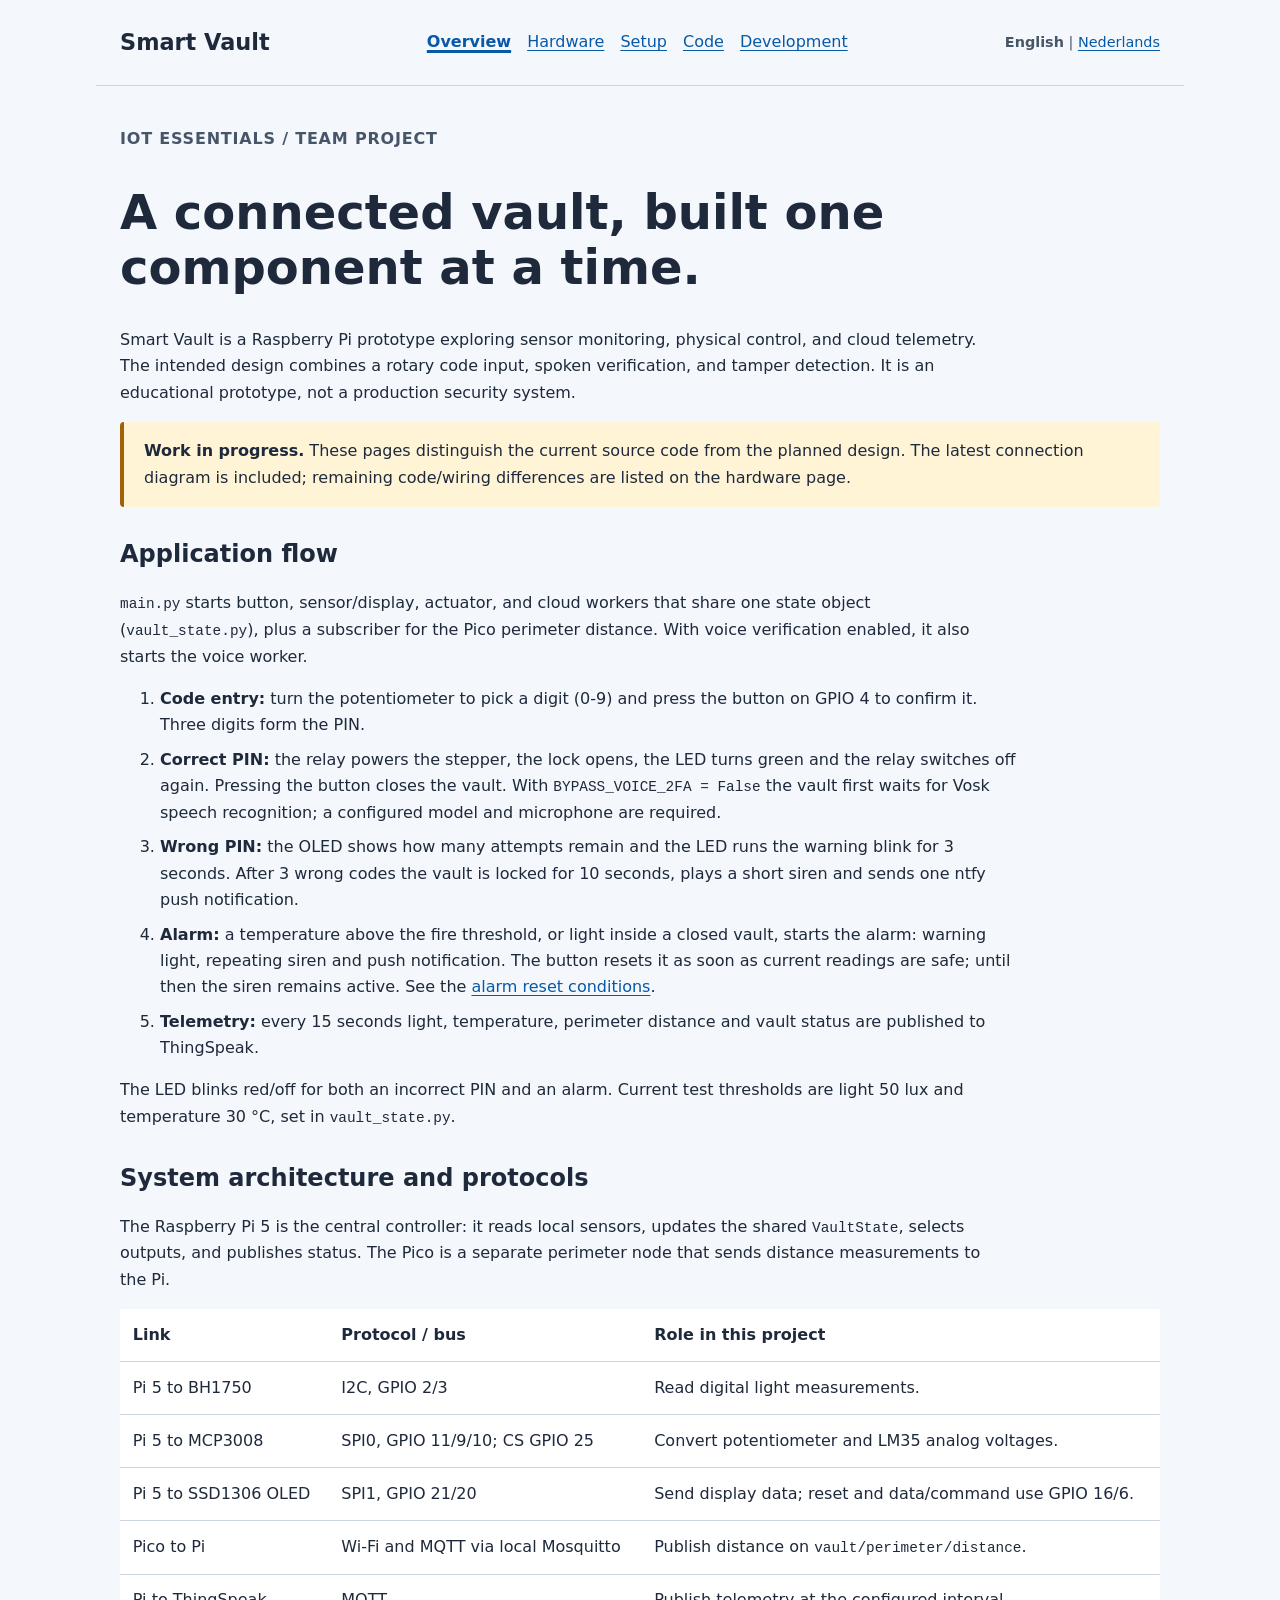
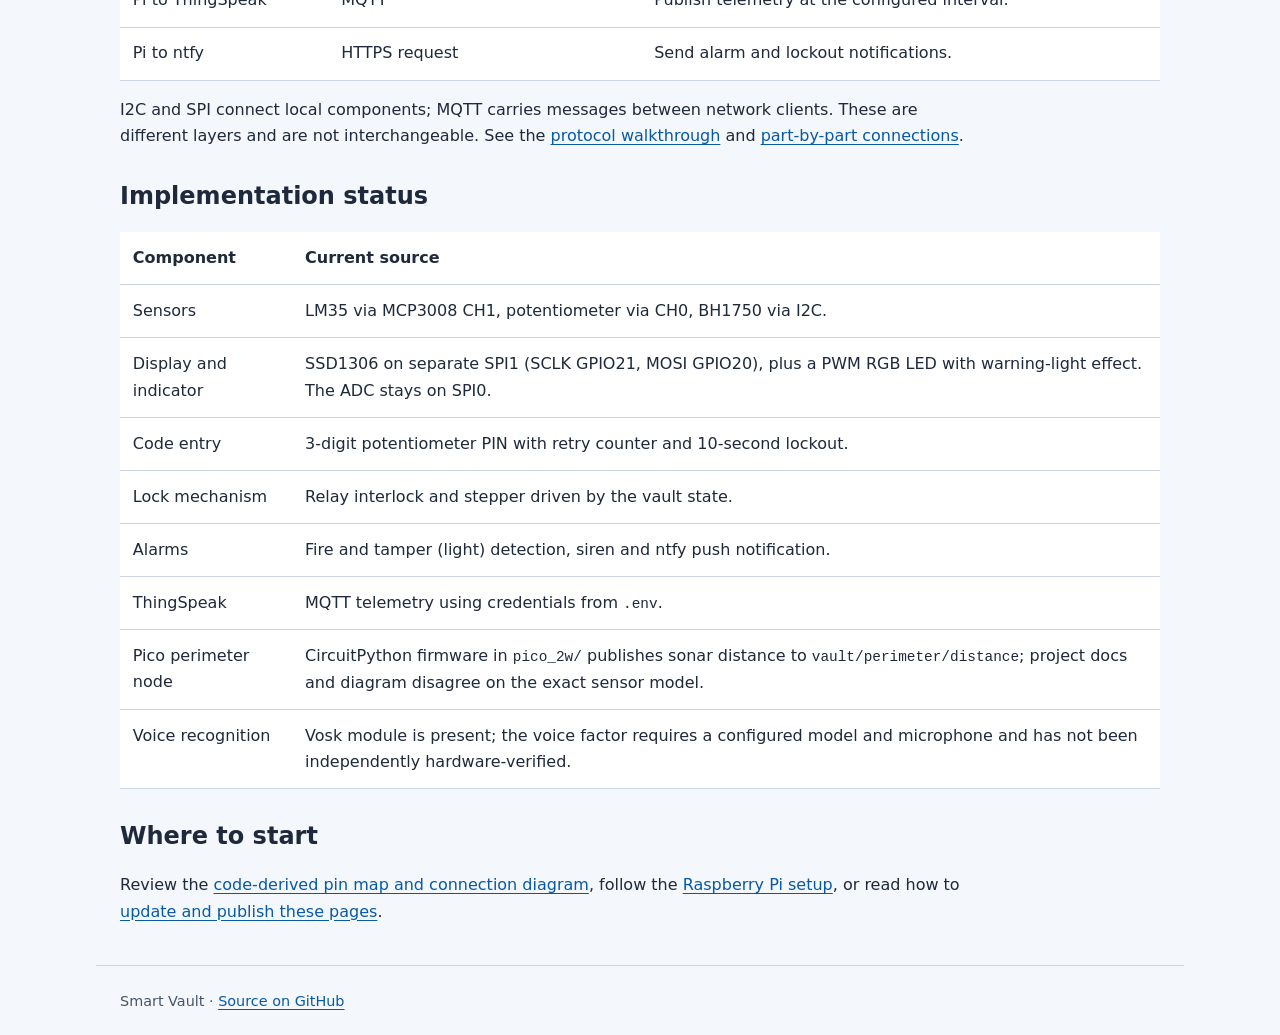
<file: docs/index.html>
<!doctype html>
<html lang="en">
<head>
  <meta charset="utf-8">
  <meta name="viewport" content="width=device-width, initial-scale=1">
  <meta name="description" content="Smart Vault student project: Raspberry Pi sensors, PIN lock, alarms, and ThingSpeak telemetry.">
  <title>Smart Vault | Overview</title>
  <link rel="stylesheet" href="assets/style.css">
</head>
<body>
  <header>
    <a class="brand" href="index.html">Smart Vault</a>
    <nav aria-label="Main navigation">
      <a href="index.html" aria-current="page">Overview</a>
      <a href="hardware.html">Hardware</a>
      <a href="setup.html">Setup</a>
      <a href="code.html">Code</a>
      <a href="development.html">Development</a>
    </nav>
    <p class="language-switch" aria-label="Language">
      <span aria-current="page">English</span> |
      <a href="nl/index.html" lang="nl">Nederlands</a>
    </p>
  </header>
  <main>
    <p class="eyebrow">IoT Essentials / Team project</p>
    <h1>A connected vault, built one component at a time.</h1>
    <p>Smart Vault is a Raspberry Pi prototype exploring sensor monitoring, physical
      control, and cloud telemetry. The intended design combines a rotary code input,
      spoken verification, and tamper detection. It is an educational prototype,
      not a production security system.</p>
    <aside class="notice"><strong>Work in progress.</strong> These pages distinguish
      the current source code from the planned design. The latest connection diagram
      is included; remaining code/wiring differences are listed on the hardware page.</aside>
    <h2>Application flow</h2>
    <p><code>main.py</code> starts button, sensor/display, actuator, and cloud
      workers that share one state object (<code>vault_state.py</code>), plus a
      subscriber for the Pico perimeter distance. With voice verification enabled,
      it also starts the voice worker.</p>
    <ol>
      <li><strong>Code entry:</strong> turn the potentiometer to pick a digit (0-9) and press the
        button on GPIO 4 to confirm it. Three digits form the PIN.</li>
      <li><strong>Correct PIN:</strong> the relay powers the stepper, the lock opens, the LED turns green
        and the relay switches off again. Pressing the button closes the vault.
        With <code>BYPASS_VOICE_2FA = False</code> the vault first waits for Vosk
        speech recognition; a configured model and microphone are required.</li>
      <li><strong>Wrong PIN:</strong> the OLED shows how many attempts remain and the LED runs the
        warning blink for 3 seconds. After 3 wrong codes the vault is locked for 10 seconds,
        plays a short siren and sends one ntfy push notification.</li>
      <li><strong>Alarm:</strong> a temperature above the fire threshold, or light inside a closed vault,
        starts the alarm: warning light, repeating siren and push notification.
        The button resets it as soon as current readings are safe; until then the siren remains active.
        See the <a href="code.html">alarm reset conditions</a>.</li>
      <li><strong>Telemetry:</strong> every 15 seconds light, temperature, perimeter distance and
        vault status are published to ThingSpeak.</li>
    </ol>
    <p>The LED blinks red/off for both an incorrect PIN and an alarm.
      Current test thresholds are light 50 lux and temperature 30 &deg;C, set in
      <code>vault_state.py</code>.</p>
    <h2>System architecture and protocols</h2>
    <p>The Raspberry Pi 5 is the central controller: it reads local sensors, updates
      the shared <code>VaultState</code>, selects outputs, and publishes status.
      The Pico is a separate perimeter node that sends distance measurements to the Pi.</p>
    <div class="table-scroll">
      <table>
        <thead><tr><th>Link</th><th>Protocol / bus</th><th>Role in this project</th></tr></thead>
        <tbody>
          <tr><td>Pi 5 to BH1750</td><td>I2C, GPIO 2/3</td><td>Read digital light measurements.</td></tr>
          <tr><td>Pi 5 to MCP3008</td><td>SPI0, GPIO 11/9/10; CS GPIO 25</td><td>Convert potentiometer and LM35 analog voltages.</td></tr>
          <tr><td>Pi 5 to SSD1306 OLED</td><td>SPI1, GPIO 21/20</td><td>Send display data; reset and data/command use GPIO 16/6.</td></tr>
          <tr><td>Pico to Pi</td><td>Wi-Fi and MQTT via local Mosquitto</td><td>Publish distance on <code>vault/perimeter/distance</code>.</td></tr>
          <tr><td>Pi to ThingSpeak</td><td>MQTT</td><td>Publish telemetry at the configured interval.</td></tr>
          <tr><td>Pi to ntfy</td><td>HTTPS request</td><td>Send alarm and lockout notifications.</td></tr>
        </tbody>
      </table>
    </div>
    <p>I2C and SPI connect local components; MQTT carries messages between network
      clients. These are different layers and are not interchangeable. See the
      <a href="code.html#protocols">protocol walkthrough</a> and
      <a href="hardware.html#components">part-by-part connections</a>.</p>
    <h2>Implementation status</h2>
    <div class="table-scroll">
      <table>
        <thead><tr><th>Component</th><th>Current source</th></tr></thead>
        <tbody>
          <tr><td>Sensors</td><td>LM35 via MCP3008 CH1, potentiometer via CH0, BH1750 via I2C.</td></tr>
          <tr><td>Display and indicator</td><td>SSD1306 on separate SPI1 (SCLK GPIO21, MOSI GPIO20), plus a PWM RGB LED with warning-light effect. The ADC stays on SPI0.</td></tr>
          <tr><td>Code entry</td><td>3-digit potentiometer PIN with retry counter and 10-second lockout.</td></tr>
          <tr><td>Lock mechanism</td><td>Relay interlock and stepper driven by the vault state.</td></tr>
          <tr><td>Alarms</td><td>Fire and tamper (light) detection, siren and ntfy push notification.</td></tr>
          <tr><td>ThingSpeak</td><td>MQTT telemetry using credentials from <code>.env</code>.</td></tr>
          <tr><td>Pico perimeter node</td><td>CircuitPython firmware in <code>pico_2w/</code> publishes sonar distance to
            <code>vault/perimeter/distance</code>; project docs and diagram disagree on the exact sensor model.</td></tr>
          <tr><td>Voice recognition</td><td>Vosk module is present; the voice factor requires a configured model and microphone and has not been independently hardware-verified.</td></tr>
        </tbody>
      </table>
    </div>
    <h2>Where to start</h2>
    <p>Review the <a href="hardware.html">code-derived pin map and connection diagram</a>,
      follow the <a href="setup.html">Raspberry Pi setup</a>, or read how to
      <a href="development.html">update and publish these pages</a>.</p>
  </main>
  <footer>Smart Vault &middot; <a href="https://github.com/WouterHeijligen/IoT_SmartVault">Source on GitHub</a></footer>
</body>
</html>
</file>
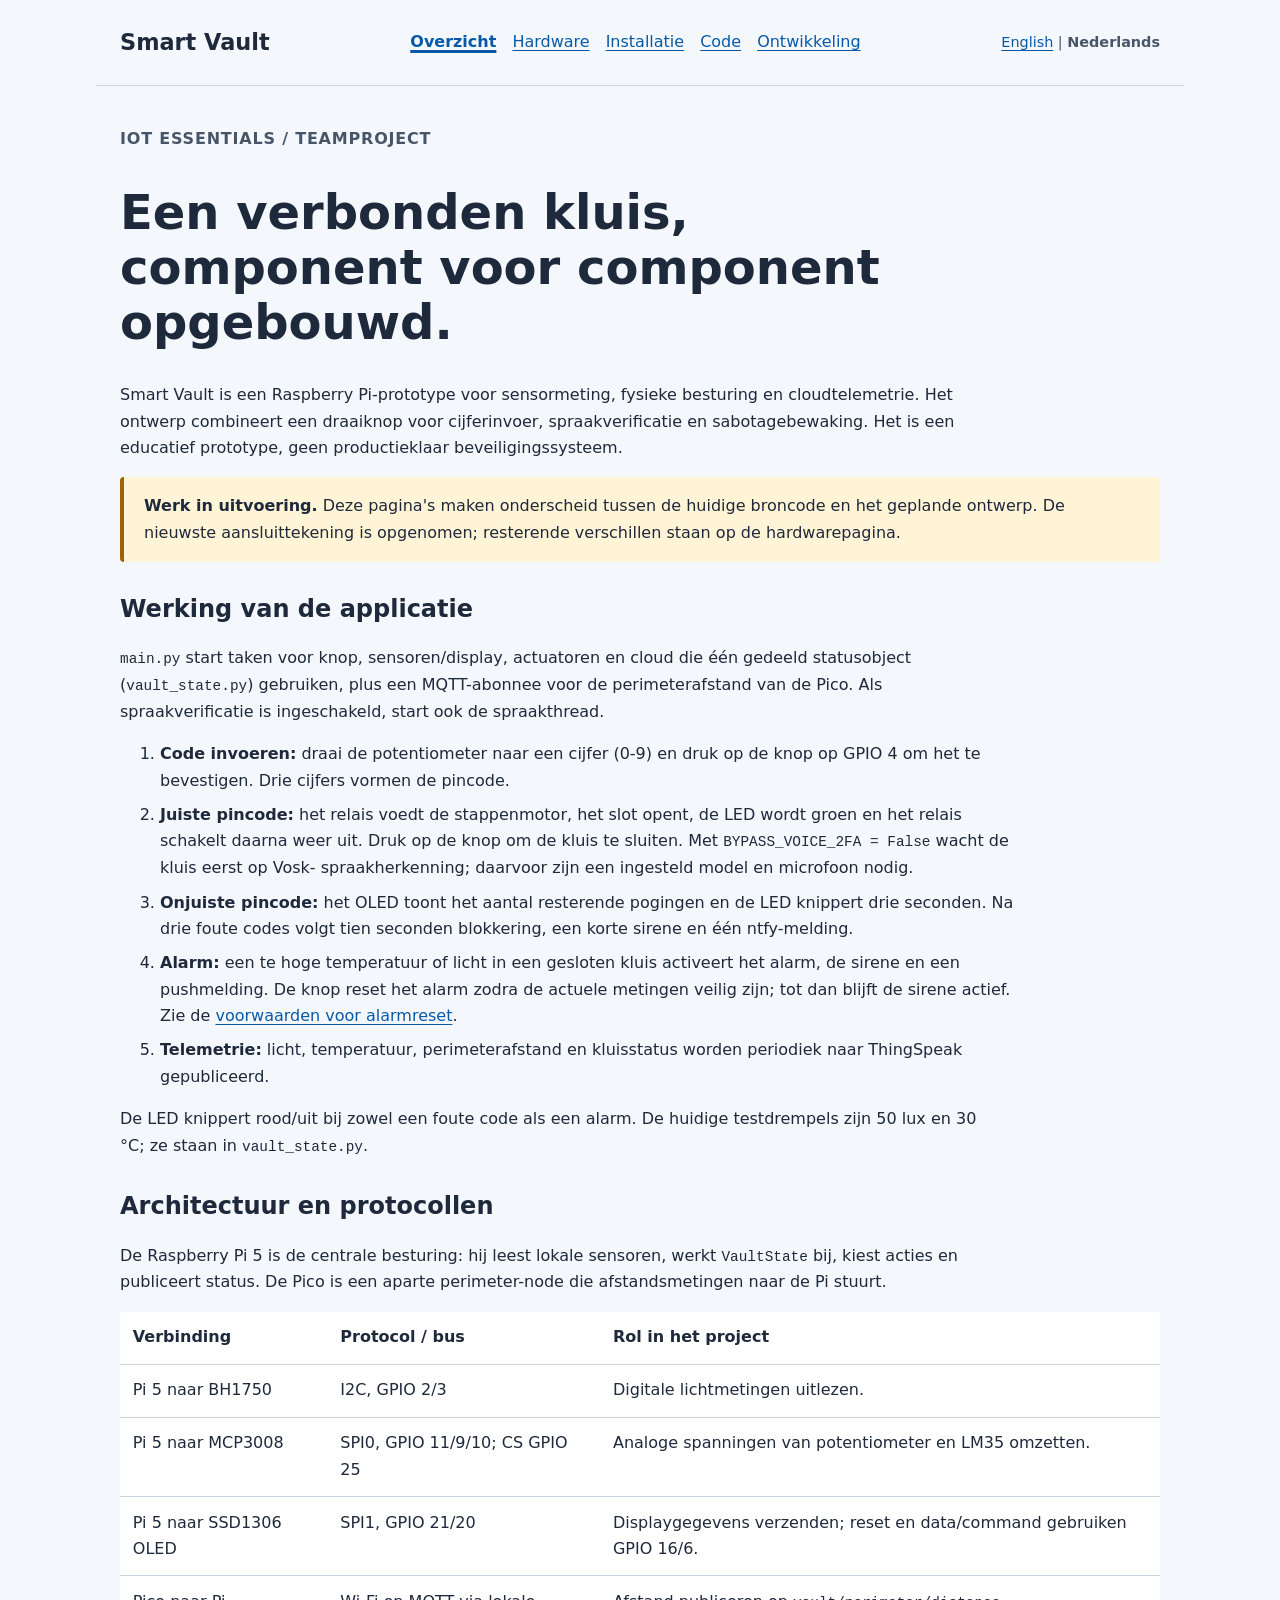
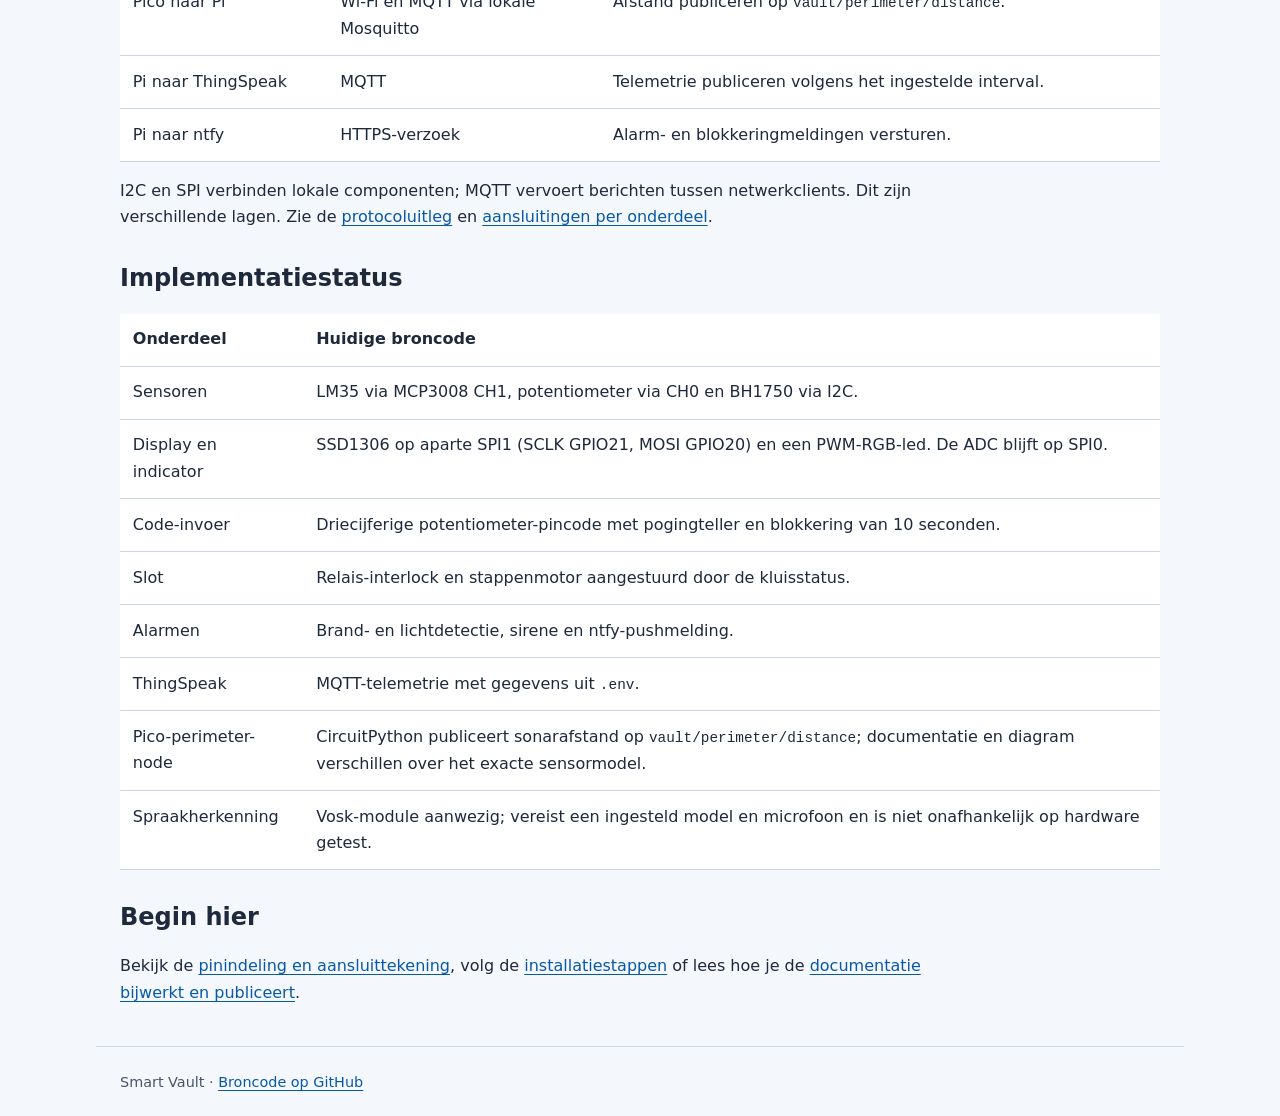
<file: docs/nl/index.html>
<!doctype html>
<html lang="nl">
<head>
  <meta charset="utf-8">
  <meta name="viewport" content="width=device-width, initial-scale=1">
  <meta name="description" content="Smart Vault-teamproject: sensoren, vergrendeling, alarmen en telemetrie met ThingSpeak.">
  <title>Smart Vault | Overzicht</title>
  <link rel="stylesheet" href="../assets/style.css">
</head>
<body>
  <header>
    <a class="brand" href="index.html">Smart Vault</a>
    <nav aria-label="Hoofdnavigatie">
      <a href="index.html" aria-current="page">Overzicht</a>
      <a href="hardware.html">Hardware</a>
      <a href="setup.html">Installatie</a>
      <a href="code.html">Code</a>
      <a href="development.html">Ontwikkeling</a>
    </nav>
    <p class="language-switch" aria-label="Taal">
      <a href="../index.html" lang="en">English</a> |
      <span aria-current="page">Nederlands</span>
    </p>
  </header>
  <main>
    <p class="eyebrow">IoT Essentials / Teamproject</p>
    <h1>Een verbonden kluis, component voor component opgebouwd.</h1>
    <p>Smart Vault is een Raspberry Pi-prototype voor sensormeting, fysieke
      besturing en cloudtelemetrie. Het ontwerp combineert een draaiknop voor
      cijferinvoer, spraakverificatie en sabotagebewaking. Het is een educatief
      prototype, geen productieklaar beveiligingssysteem.</p>
    <aside class="notice"><strong>Werk in uitvoering.</strong> Deze pagina's
      maken onderscheid tussen de huidige broncode en het geplande ontwerp.
      De nieuwste aansluittekening is opgenomen; resterende verschillen staan
      op de hardwarepagina.</aside>
    <h2>Werking van de applicatie</h2>
    <p><code>main.py</code> start taken voor knop, sensoren/display, actuatoren
      en cloud die één gedeeld statusobject (<code>vault_state.py</code>) gebruiken,
      plus een MQTT-abonnee voor de perimeterafstand van de Pico. Als
      spraakverificatie is ingeschakeld, start ook de spraakthread.</p>
    <ol>
      <li><strong>Code invoeren:</strong> draai de potentiometer naar een cijfer
        (0-9) en druk op de knop op GPIO 4 om het te bevestigen. Drie cijfers
        vormen de pincode.</li>
      <li><strong>Juiste pincode:</strong> het relais voedt de stappenmotor, het
        slot opent, de LED wordt groen en het relais schakelt daarna weer uit.
        Druk op de knop om de kluis te sluiten. Met
        <code>BYPASS_VOICE_2FA = False</code> wacht de kluis eerst op Vosk-
        spraakherkenning; daarvoor zijn een ingesteld model en microfoon nodig.</li>
      <li><strong>Onjuiste pincode:</strong> het OLED toont het aantal resterende
        pogingen en de LED knippert drie seconden. Na drie foute codes volgt
        tien seconden blokkering, een korte sirene en één ntfy-melding.</li>
      <li><strong>Alarm:</strong> een te hoge temperatuur of licht in een
        gesloten kluis activeert het alarm, de sirene en een pushmelding.
        De knop reset het alarm zodra de actuele metingen veilig zijn; tot dan blijft de sirene actief.
        Zie de <a href="code.html">voorwaarden voor alarmreset</a>.</li>
      <li><strong>Telemetrie:</strong> licht, temperatuur, perimeterafstand en
        kluisstatus worden periodiek naar ThingSpeak gepubliceerd.</li>
    </ol>
    <p>De LED knippert rood/uit bij zowel een foute code als een alarm.
      De huidige testdrempels zijn 50 lux en 30 &deg;C; ze staan in
      <code>vault_state.py</code>.</p>
    <h2>Architectuur en protocollen</h2>
    <p>De Raspberry Pi 5 is de centrale besturing: hij leest lokale sensoren,
      werkt <code>VaultState</code> bij, kiest acties en publiceert status.
      De Pico is een aparte perimeter-node die afstandsmetingen naar de Pi stuurt.</p>
    <div class="table-scroll">
      <table>
        <thead><tr><th>Verbinding</th><th>Protocol / bus</th><th>Rol in het project</th></tr></thead>
        <tbody>
          <tr><td>Pi 5 naar BH1750</td><td>I2C, GPIO 2/3</td><td>Digitale lichtmetingen uitlezen.</td></tr>
          <tr><td>Pi 5 naar MCP3008</td><td>SPI0, GPIO 11/9/10; CS GPIO 25</td><td>Analoge spanningen van potentiometer en LM35 omzetten.</td></tr>
          <tr><td>Pi 5 naar SSD1306 OLED</td><td>SPI1, GPIO 21/20</td><td>Displaygegevens verzenden; reset en data/command gebruiken GPIO 16/6.</td></tr>
          <tr><td>Pico naar Pi</td><td>Wi-Fi en MQTT via lokale Mosquitto</td><td>Afstand publiceren op <code>vault/perimeter/distance</code>.</td></tr>
          <tr><td>Pi naar ThingSpeak</td><td>MQTT</td><td>Telemetrie publiceren volgens het ingestelde interval.</td></tr>
          <tr><td>Pi naar ntfy</td><td>HTTPS-verzoek</td><td>Alarm- en blokkeringmeldingen versturen.</td></tr>
        </tbody>
      </table>
    </div>
    <p>I2C en SPI verbinden lokale componenten; MQTT vervoert berichten tussen
      netwerkclients. Dit zijn verschillende lagen. Zie de
      <a href="code.html#protocols">protocoluitleg</a> en
      <a href="hardware.html#components">aansluitingen per onderdeel</a>.</p>
    <h2>Implementatiestatus</h2>
    <div class="table-scroll">
      <table>
        <thead><tr><th>Onderdeel</th><th>Huidige broncode</th></tr></thead>
        <tbody>
          <tr><td>Sensoren</td><td>LM35 via MCP3008 CH1, potentiometer via CH0 en BH1750 via I2C.</td></tr>
          <tr><td>Display en indicator</td><td>SSD1306 op aparte SPI1 (SCLK GPIO21, MOSI GPIO20) en een PWM-RGB-led. De ADC blijft op SPI0.</td></tr>
          <tr><td>Code-invoer</td><td>Driecijferige potentiometer-pincode met pogingteller en blokkering van 10 seconden.</td></tr>
          <tr><td>Slot</td><td>Relais-interlock en stappenmotor aangestuurd door de kluisstatus.</td></tr>
          <tr><td>Alarmen</td><td>Brand- en lichtdetectie, sirene en ntfy-pushmelding.</td></tr>
          <tr><td>ThingSpeak</td><td>MQTT-telemetrie met gegevens uit <code>.env</code>.</td></tr>
          <tr><td>Pico-perimeter-node</td><td>CircuitPython publiceert sonarafstand op <code>vault/perimeter/distance</code>; documentatie en diagram verschillen over het exacte sensormodel.</td></tr>
          <tr><td>Spraakherkenning</td><td>Vosk-module aanwezig; vereist een ingesteld model en microfoon en is niet onafhankelijk op hardware getest.</td></tr>
        </tbody>
      </table>
    </div>
    <h2>Begin hier</h2>
    <p>Bekijk de <a href="hardware.html">pinindeling en aansluittekening</a>,
      volg de <a href="setup.html">installatiestappen</a> of lees hoe je de
      <a href="development.html">documentatie bijwerkt en publiceert</a>.</p>
  </main>
  <footer>Smart Vault &middot; <a href="https://github.com/WouterHeijligen/IoT_SmartVault">Broncode op GitHub</a></footer>
</body>
</html>
</file>
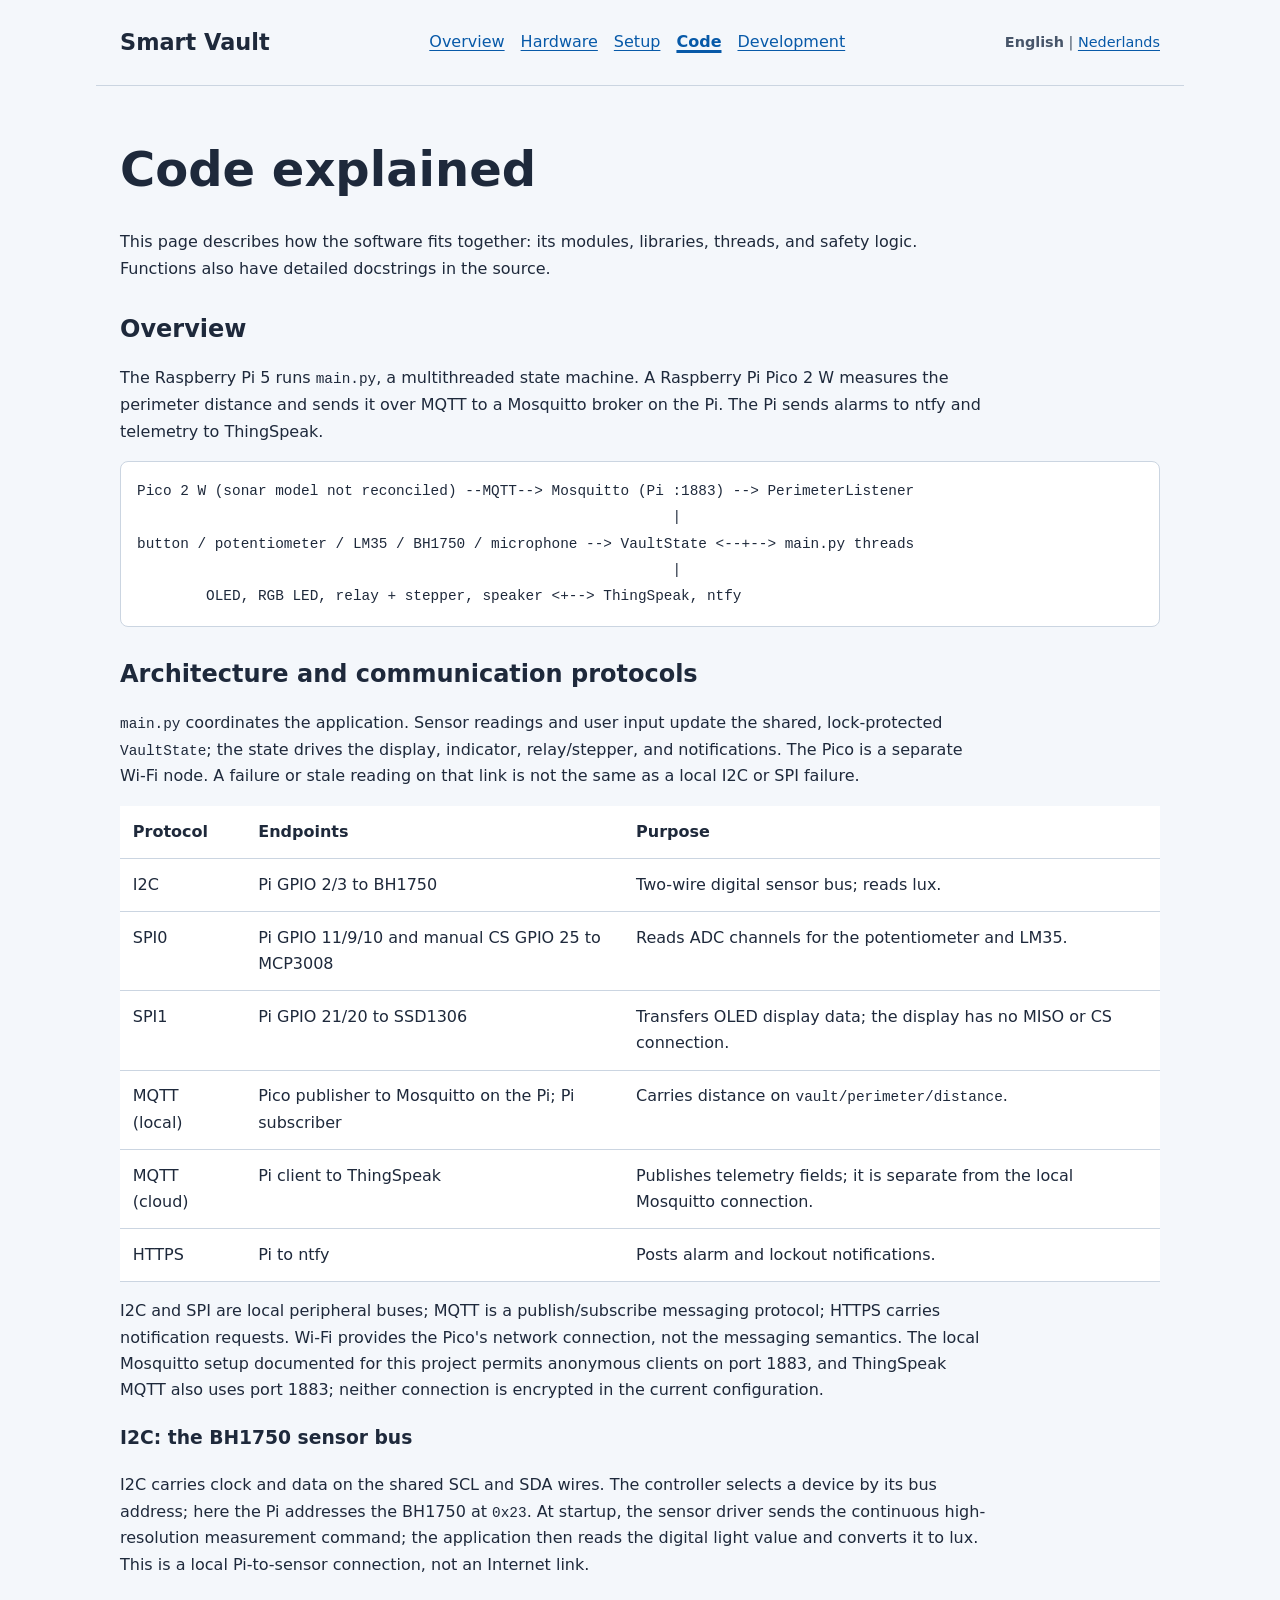
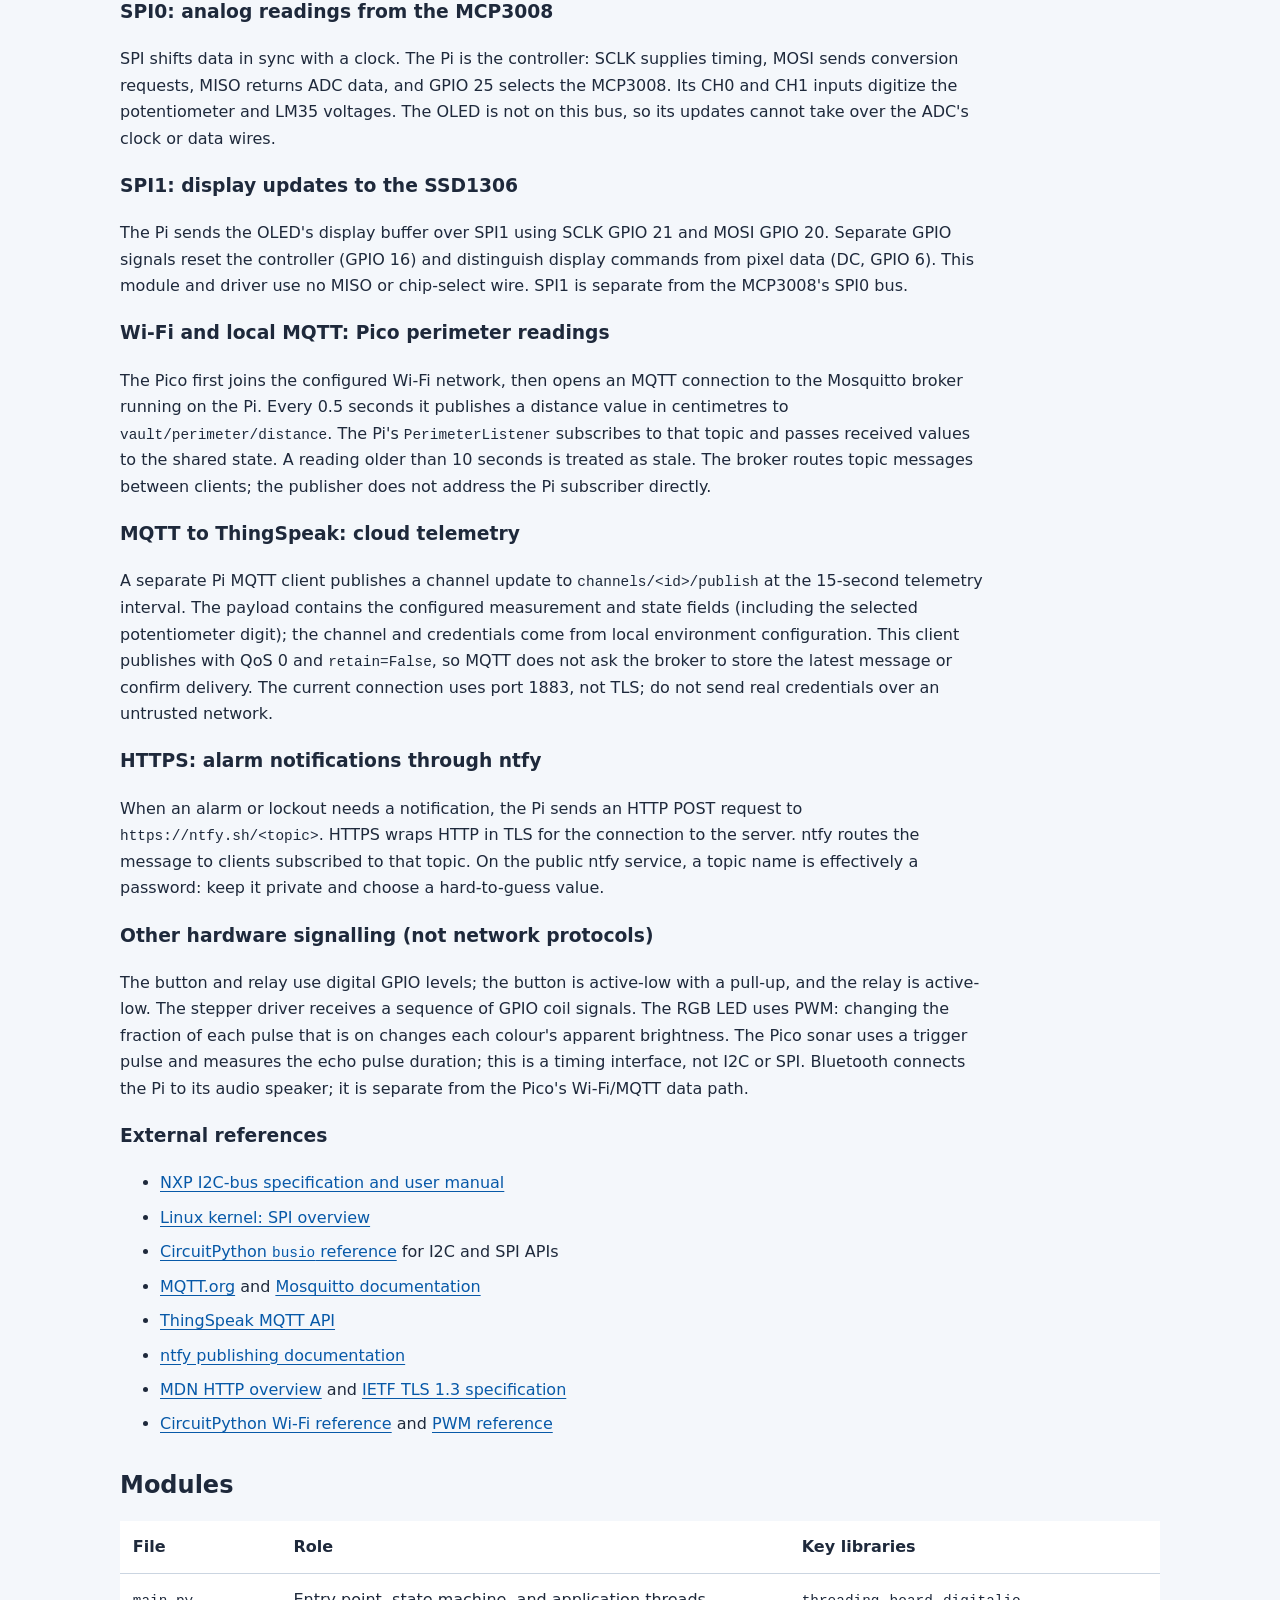
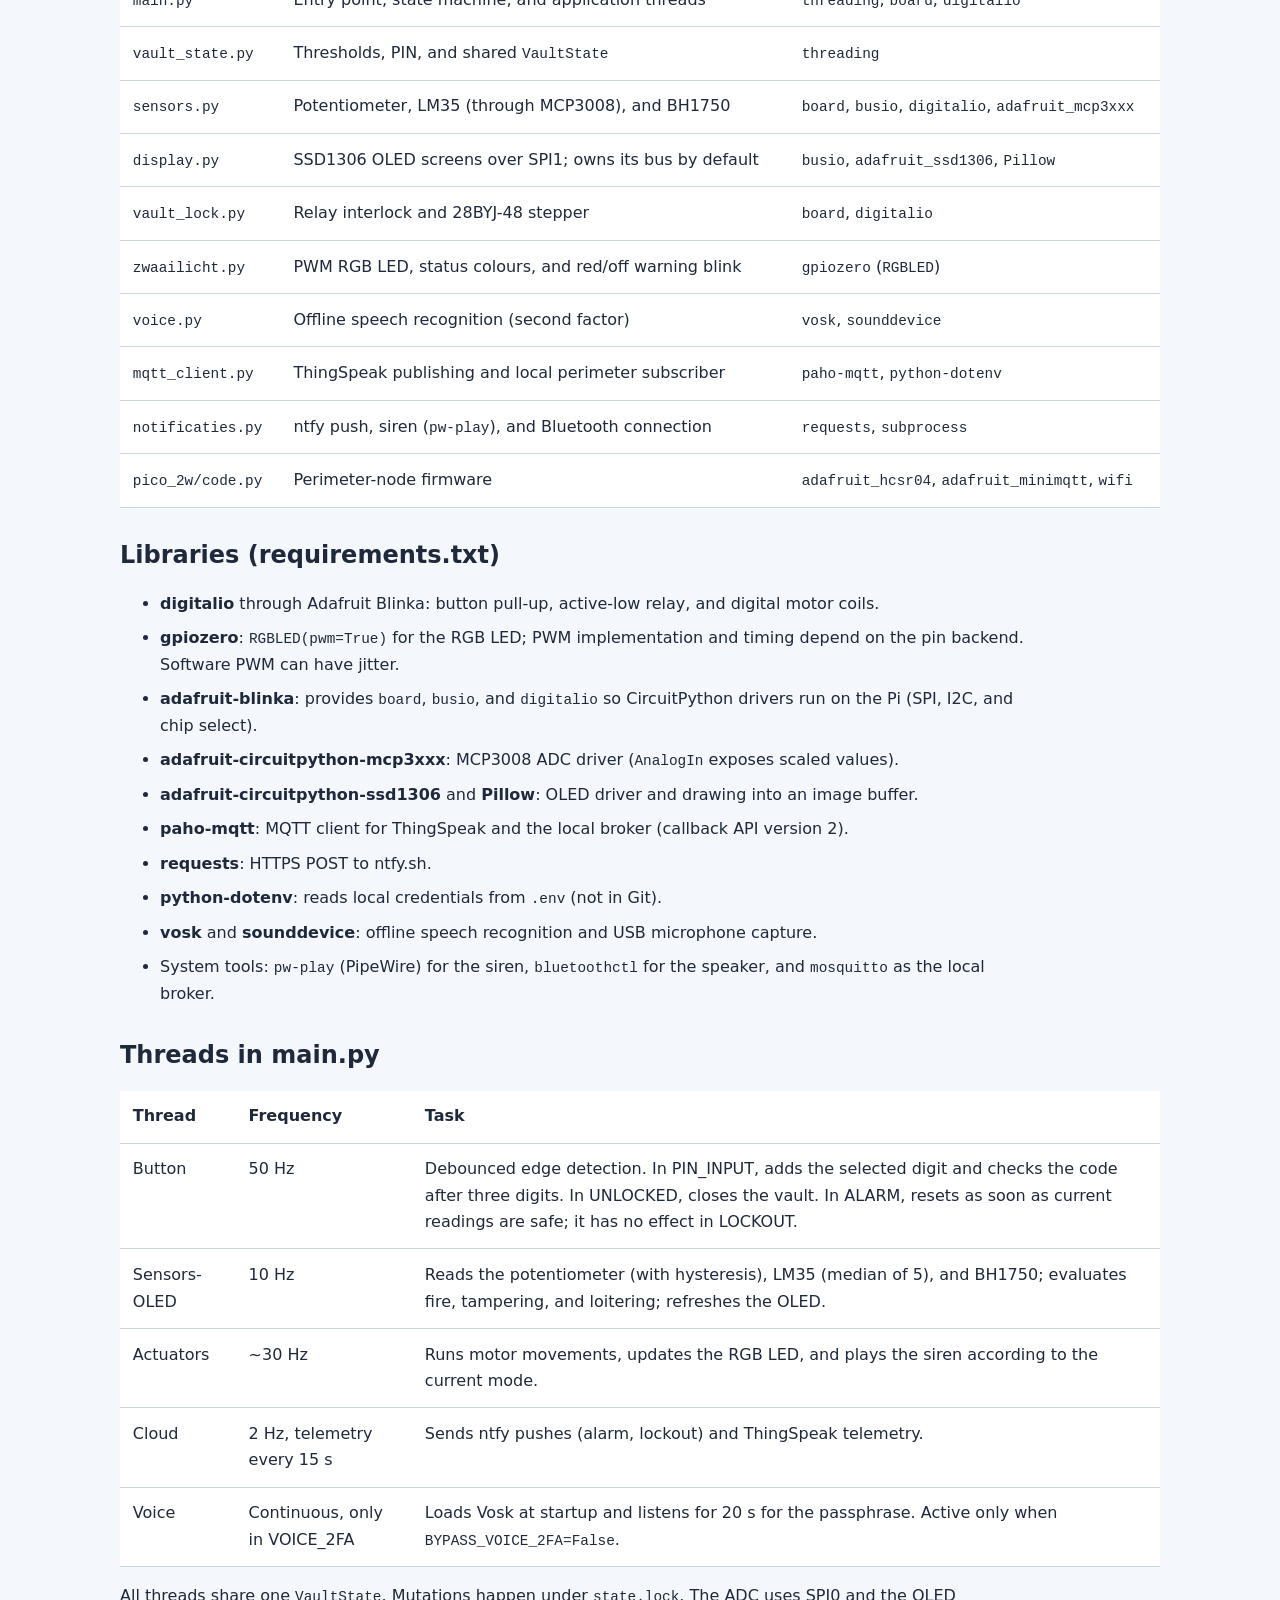
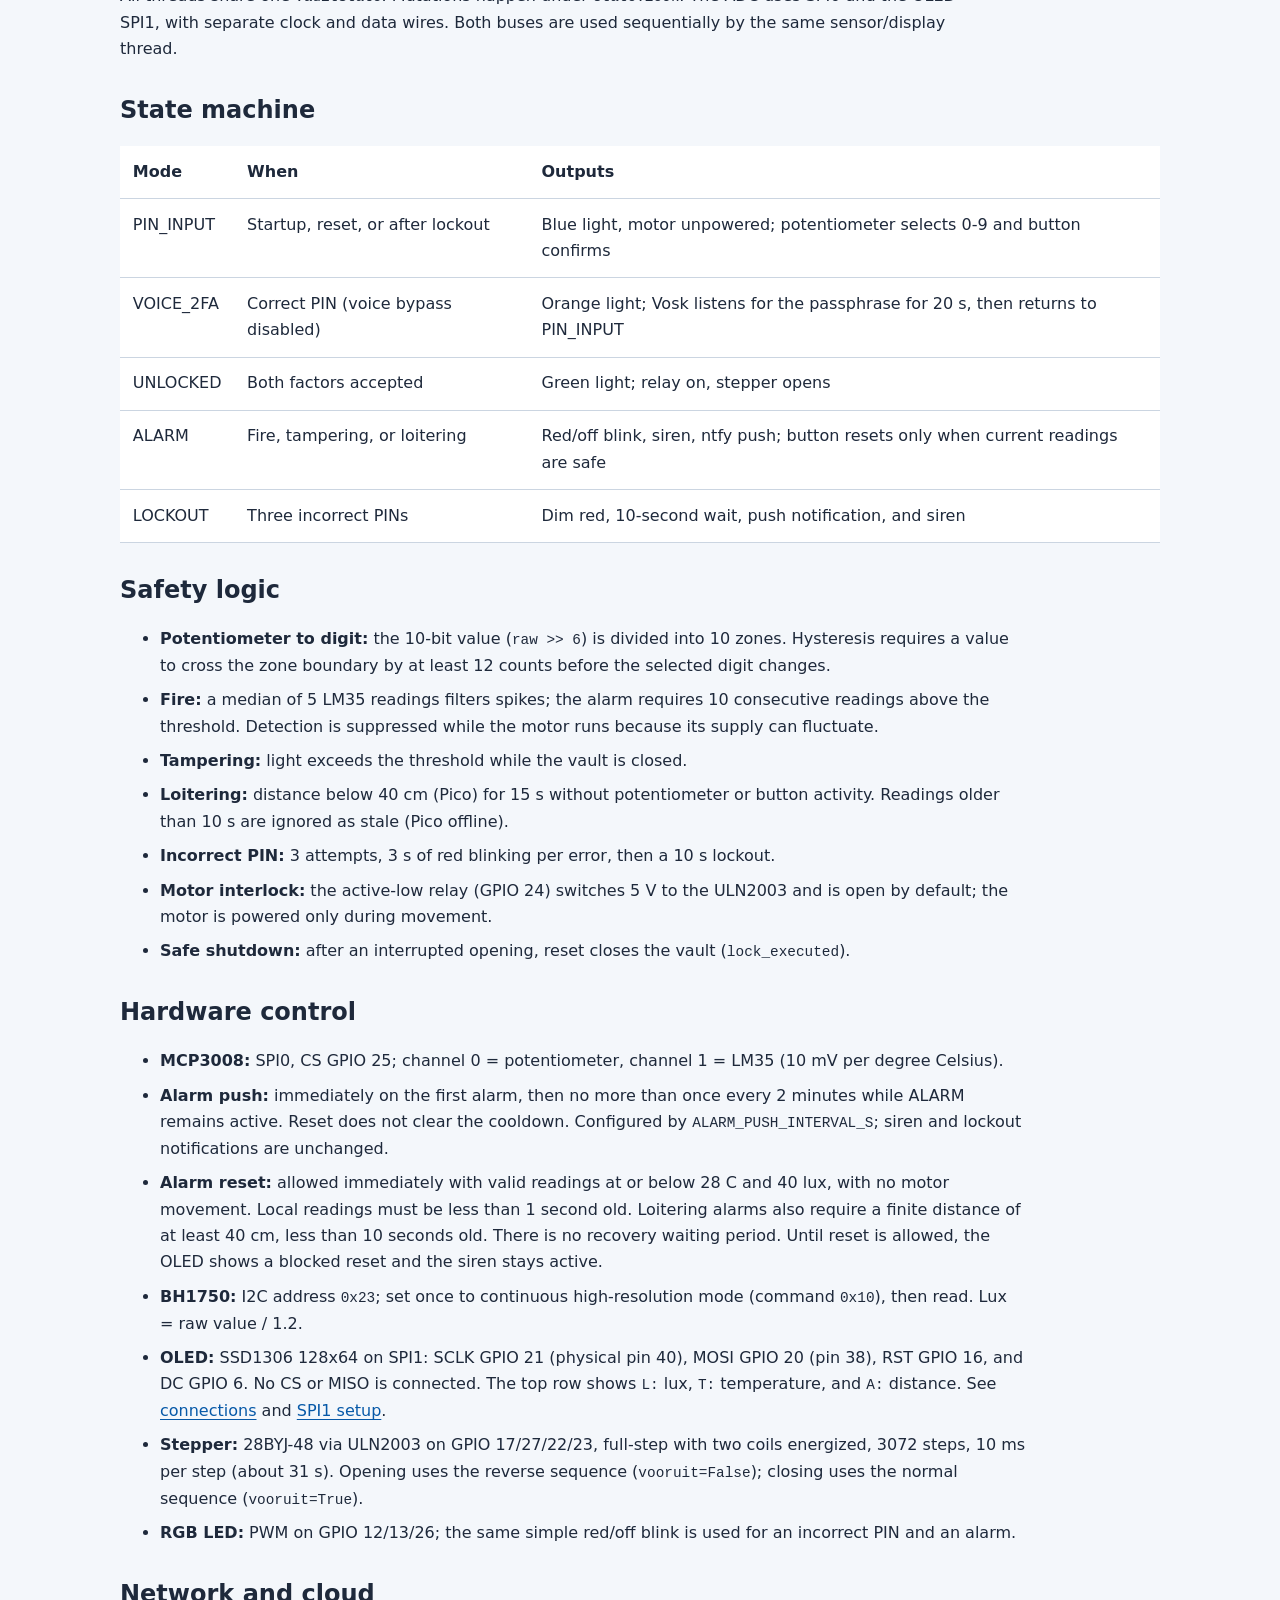
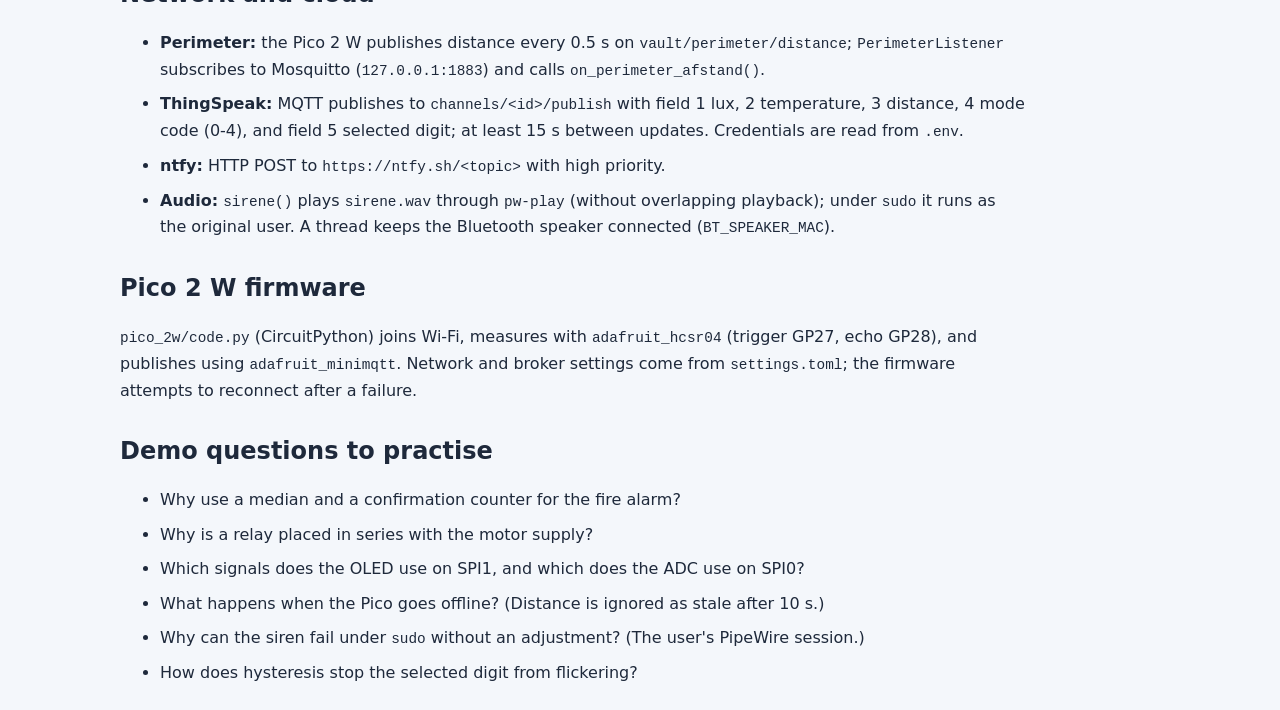
<file: docs/code.html>
<!doctype html>
<html lang="en">
<head>
  <meta charset="utf-8">
  <meta name="viewport" content="width=device-width, initial-scale=1">
  <title>Smart Vault | Code explained</title>
  <link rel="stylesheet" href="assets/style.css">
</head>
<body>
  <header>
    <a class="brand" href="index.html">Smart Vault</a>
    <nav aria-label="Main navigation">
      <a href="index.html">Overview</a>
      <a href="hardware.html">Hardware</a>
      <a href="setup.html">Setup</a>
      <a href="code.html" aria-current="page">Code</a>
      <a href="development.html">Development</a>
    </nav>
    <p class="language-switch" aria-label="Language">
      <span aria-current="page">English</span> |
      <a href="nl/code.html" lang="nl">Nederlands</a>
    </p>
  </header>
  <main>
    <h1>Code explained</h1>
    <p>This page describes how the software fits together: its modules, libraries,
      threads, and safety logic. Functions also have detailed docstrings in the source.</p>

    <h2 id="overzicht">Overview</h2>
    <p>The Raspberry Pi 5 runs <code>main.py</code>, a multithreaded state machine.
      A Raspberry Pi Pico 2 W measures the perimeter distance and sends it over MQTT
      to a Mosquitto broker on the Pi. The Pi sends alarms to ntfy and telemetry to ThingSpeak.</p>
    <pre><code>Pico 2 W (sonar model not reconciled) --MQTT--&gt; Mosquitto (Pi :1883) --&gt; PerimeterListener
                                                              |
button / potentiometer / LM35 / BH1750 / microphone --&gt; VaultState &lt;--+--&gt; main.py threads
                                                              |
        OLED, RGB LED, relay + stepper, speaker &lt;+--&gt; ThingSpeak, ntfy</code></pre>
    <h2 id="protocols">Architecture and communication protocols</h2>
    <p><code>main.py</code> coordinates the application. Sensor readings and user
      input update the shared, lock-protected <code>VaultState</code>; the state
      drives the display, indicator, relay/stepper, and notifications. The Pico
      is a separate Wi-Fi node. A failure or stale reading on that link is not
      the same as a local I2C or SPI failure.</p>
    <div class="table-scroll">
      <table>
        <thead><tr><th>Protocol</th><th>Endpoints</th><th>Purpose</th></tr></thead>
        <tbody>
          <tr><td>I2C</td><td>Pi GPIO 2/3 to BH1750</td><td>Two-wire digital sensor bus; reads lux.</td></tr>
          <tr><td>SPI0</td><td>Pi GPIO 11/9/10 and manual CS GPIO 25 to MCP3008</td><td>Reads ADC channels for the potentiometer and LM35.</td></tr>
          <tr><td>SPI1</td><td>Pi GPIO 21/20 to SSD1306</td><td>Transfers OLED display data; the display has no MISO or CS connection.</td></tr>
          <tr><td>MQTT (local)</td><td>Pico publisher to Mosquitto on the Pi; Pi subscriber</td><td>Carries distance on <code>vault/perimeter/distance</code>.</td></tr>
          <tr><td>MQTT (cloud)</td><td>Pi client to ThingSpeak</td><td>Publishes telemetry fields; it is separate from the local Mosquitto connection.</td></tr>
          <tr><td>HTTPS</td><td>Pi to ntfy</td><td>Posts alarm and lockout notifications.</td></tr>
        </tbody>
      </table>
    </div>
    <p>I2C and SPI are local peripheral buses; MQTT is a publish/subscribe
      messaging protocol; HTTPS carries notification requests. Wi-Fi provides the
      Pico's network connection, not the messaging semantics. The local Mosquitto
      setup documented for this project permits anonymous clients on port 1883,
      and ThingSpeak MQTT also uses port 1883; neither connection is encrypted
      in the current configuration.</p>

    <h3>I2C: the BH1750 sensor bus</h3>
    <p>I2C carries clock and data on the shared SCL and SDA wires. The controller
      selects a device by its bus address; here the Pi addresses the BH1750 at
      <code>0x23</code>. At startup, the sensor driver sends the continuous
      high-resolution measurement command; the application then reads the digital
      light value and converts it to lux. This is a local Pi-to-sensor connection,
      not an Internet link.</p>

    <h3>SPI0: analog readings from the MCP3008</h3>
    <p>SPI shifts data in sync with a clock. The Pi is the controller: SCLK supplies
      timing, MOSI sends conversion requests, MISO returns ADC data, and GPIO 25
      selects the MCP3008. Its CH0 and CH1 inputs digitize the potentiometer and
      LM35 voltages. The OLED is not on this bus, so its updates cannot take over
      the ADC's clock or data wires.</p>

    <h3>SPI1: display updates to the SSD1306</h3>
    <p>The Pi sends the OLED's display buffer over SPI1 using SCLK GPIO 21 and
      MOSI GPIO 20. Separate GPIO signals reset the controller (GPIO 16) and
      distinguish display commands from pixel data (DC, GPIO 6). This module and
      driver use no MISO or chip-select wire. SPI1 is separate from the MCP3008's
      SPI0 bus.</p>

    <h3>Wi-Fi and local MQTT: Pico perimeter readings</h3>
    <p>The Pico first joins the configured Wi-Fi network, then opens an MQTT
      connection to the Mosquitto broker running on the Pi. Every 0.5 seconds it
      publishes a distance value in centimetres to
      <code>vault/perimeter/distance</code>. The Pi's <code>PerimeterListener</code>
      subscribes to that topic and passes received values to the shared state.
      A reading older than 10 seconds is treated as stale. The broker routes
      topic messages between clients; the publisher does not address the Pi
      subscriber directly.</p>

    <h3>MQTT to ThingSpeak: cloud telemetry</h3>
    <p>A separate Pi MQTT client publishes a channel update to
      <code>channels/&lt;id&gt;/publish</code> at the 15-second telemetry interval.
      The payload contains the configured measurement and state fields (including
      the selected potentiometer digit); the channel and credentials come from
      local environment configuration. This client publishes with QoS 0 and
      <code>retain=False</code>, so MQTT does not ask the broker to store the latest
      message or confirm delivery. The current connection uses port 1883, not TLS;
      do not send real credentials over an untrusted network.</p>

    <h3>HTTPS: alarm notifications through ntfy</h3>
    <p>When an alarm or lockout needs a notification, the Pi sends an HTTP POST
      request to <code>https://ntfy.sh/&lt;topic&gt;</code>. HTTPS wraps HTTP in
      TLS for the connection to the server. ntfy routes the message to clients
      subscribed to that topic. On the public ntfy service, a topic name is
      effectively a password: keep it private and choose a hard-to-guess value.</p>

    <h3>Other hardware signalling (not network protocols)</h3>
    <p>The button and relay use digital GPIO levels; the button is active-low
      with a pull-up, and the relay is active-low. The stepper driver receives
      a sequence of GPIO coil signals. The RGB LED uses PWM: changing the fraction
      of each pulse that is on changes each colour's apparent brightness. The Pico
      sonar uses a trigger pulse and measures the echo pulse duration; this is a
      timing interface, not I2C or SPI. Bluetooth connects the Pi to its audio
      speaker; it is separate from the Pico's Wi-Fi/MQTT data path.</p>

    <h3>External references</h3>
    <ul>
      <li><a href="https://www.nxp.com/docs/en/user-guide/UM10204.pdf">NXP I2C-bus specification and user manual</a></li>
      <li><a href="https://docs.kernel.org/spi/spi-summary.html">Linux kernel: SPI overview</a></li>
      <li><a href="https://docs.circuitpython.org/en/latest/shared-bindings/busio/index.html">CircuitPython <code>busio</code> reference</a> for I2C and SPI APIs</li>
      <li><a href="https://mqtt.org/">MQTT.org</a> and <a href="https://mosquitto.org/documentation/">Mosquitto documentation</a></li>
      <li><a href="https://www.mathworks.com/help/thingspeak/mqtt-api.html">ThingSpeak MQTT API</a></li>
      <li><a href="https://docs.ntfy.sh/publish/">ntfy publishing documentation</a></li>
      <li><a href="https://developer.mozilla.org/en-US/docs/Web/HTTP/Guides/Overview">MDN HTTP overview</a> and <a href="https://www.rfc-editor.org/rfc/rfc8446">IETF TLS 1.3 specification</a></li>
      <li><a href="https://docs.circuitpython.org/en/latest/shared-bindings/wifi/index.html">CircuitPython Wi-Fi reference</a> and <a href="https://docs.circuitpython.org/en/latest/shared-bindings/pwmio/index.html">PWM reference</a></li>
    </ul>

    <h2 id="modules">Modules</h2>
    <table>
      <thead><tr><th>File</th><th>Role</th><th>Key libraries</th></tr></thead>
      <tbody>
        <tr><td><code>main.py</code></td><td>Entry point, state machine, and application threads</td><td><code>threading</code>, <code>board</code>, <code>digitalio</code></td></tr>
        <tr><td><code>vault_state.py</code></td><td>Thresholds, PIN, and shared <code>VaultState</code></td><td><code>threading</code></td></tr>
        <tr><td><code>sensors.py</code></td><td>Potentiometer, LM35 (through MCP3008), and BH1750</td><td><code>board</code>, <code>busio</code>, <code>digitalio</code>, <code>adafruit_mcp3xxx</code></td></tr>
        <tr><td><code>display.py</code></td><td>SSD1306 OLED screens over SPI1; owns its bus by default</td><td><code>busio</code>, <code>adafruit_ssd1306</code>, <code>Pillow</code></td></tr>
        <tr><td><code>vault_lock.py</code></td><td>Relay interlock and 28BYJ-48 stepper</td><td><code>board</code>, <code>digitalio</code></td></tr>
        <tr><td><code>zwaailicht.py</code></td><td>PWM RGB LED, status colours, and red/off warning blink</td><td><code>gpiozero</code> (<code>RGBLED</code>)</td></tr>
        <tr><td><code>voice.py</code></td><td>Offline speech recognition (second factor)</td><td><code>vosk</code>, <code>sounddevice</code></td></tr>
        <tr><td><code>mqtt_client.py</code></td><td>ThingSpeak publishing and local perimeter subscriber</td><td><code>paho-mqtt</code>, <code>python-dotenv</code></td></tr>
        <tr><td><code>notificaties.py</code></td><td>ntfy push, siren (<code>pw-play</code>), and Bluetooth connection</td><td><code>requests</code>, <code>subprocess</code></td></tr>
        <tr><td><code>pico_2w/code.py</code></td><td>Perimeter-node firmware</td><td><code>adafruit_hcsr04</code>, <code>adafruit_minimqtt</code>, <code>wifi</code></td></tr>
      </tbody>
    </table>

    <h2 id="libraries">Libraries (requirements.txt)</h2>
    <ul>
      <li><strong>digitalio</strong> through Adafruit Blinka: button pull-up, active-low relay, and digital motor coils.</li>
      <li><strong>gpiozero</strong>: <code>RGBLED(pwm=True)</code> for the RGB LED; PWM implementation and timing depend on the pin backend. Software PWM can have jitter.</li>
      <li><strong>adafruit-blinka</strong>: provides <code>board</code>, <code>busio</code>, and <code>digitalio</code> so CircuitPython drivers run on the Pi (SPI, I2C, and chip select).</li>
      <li><strong>adafruit-circuitpython-mcp3xxx</strong>: MCP3008 ADC driver (<code>AnalogIn</code> exposes scaled values).</li>
      <li><strong>adafruit-circuitpython-ssd1306</strong> and <strong>Pillow</strong>: OLED driver and drawing into an image buffer.</li>
      <li><strong>paho-mqtt</strong>: MQTT client for ThingSpeak and the local broker (callback API version 2).</li>
      <li><strong>requests</strong>: HTTPS POST to ntfy.sh.</li>
      <li><strong>python-dotenv</strong>: reads local credentials from <code>.env</code> (not in Git).</li>
      <li><strong>vosk</strong> and <strong>sounddevice</strong>: offline speech recognition and USB microphone capture.</li>
      <li>System tools: <code>pw-play</code> (PipeWire) for the siren, <code>bluetoothctl</code> for the speaker, and <code>mosquitto</code> as the local broker.</li>
    </ul>

    <h2 id="threads">Threads in main.py</h2>
    <table>
      <thead><tr><th>Thread</th><th>Frequency</th><th>Task</th></tr></thead>
      <tbody>
        <tr><td>Button</td><td>50 Hz</td><td>Debounced edge detection. In PIN_INPUT, adds the selected digit and checks the code after three digits. In UNLOCKED, closes the vault. In ALARM, resets as soon as current readings are safe; it has no effect in LOCKOUT.</td></tr>
        <tr><td>Sensors-OLED</td><td>10 Hz</td><td>Reads the potentiometer (with hysteresis), LM35 (median of 5), and BH1750; evaluates fire, tampering, and loitering; refreshes the OLED.</td></tr>
        <tr><td>Actuators</td><td>~30 Hz</td><td>Runs motor movements, updates the RGB LED, and plays the siren according to the current mode.</td></tr>
        <tr><td>Cloud</td><td>2 Hz, telemetry every 15 s</td><td>Sends ntfy pushes (alarm, lockout) and ThingSpeak telemetry.</td></tr>
        <tr><td>Voice</td><td>Continuous, only in VOICE_2FA</td><td>Loads Vosk at startup and listens for 20 s for the passphrase. Active only when <code>BYPASS_VOICE_2FA=False</code>.</td></tr>
      </tbody>
    </table>
    <p>All threads share one <code>VaultState</code>. Mutations happen under
      <code>state.lock</code>. The ADC uses SPI0 and the OLED SPI1, with separate
      clock and data wires. Both buses are used sequentially by the same
      sensor/display thread.</p>

    <h2 id="state-machine">State machine</h2>
    <table>
      <thead><tr><th>Mode</th><th>When</th><th>Outputs</th></tr></thead>
      <tbody>
        <tr><td>PIN_INPUT</td><td>Startup, reset, or after lockout</td><td>Blue light, motor unpowered; potentiometer selects 0-9 and button confirms</td></tr>
        <tr><td>VOICE_2FA</td><td>Correct PIN (voice bypass disabled)</td><td>Orange light; Vosk listens for the passphrase for 20 s, then returns to PIN_INPUT</td></tr>
        <tr><td>UNLOCKED</td><td>Both factors accepted</td><td>Green light; relay on, stepper opens</td></tr>
        <tr><td>ALARM</td><td>Fire, tampering, or loitering</td><td>Red/off blink, siren, ntfy push; button resets only when current readings are safe</td></tr>
        <tr><td>LOCKOUT</td><td>Three incorrect PINs</td><td>Dim red, 10-second wait, push notification, and siren</td></tr>
      </tbody>
    </table>

    <h2 id="beveiliging">Safety logic</h2>
    <ul>
      <li><strong>Potentiometer to digit:</strong> the 10-bit value (<code>raw &gt;&gt; 6</code>) is divided into 10 zones. Hysteresis requires a value to cross the zone boundary by at least 12 counts before the selected digit changes.</li>
      <li><strong>Fire:</strong> a median of 5 LM35 readings filters spikes; the alarm requires 10 consecutive readings above the threshold. Detection is suppressed while the motor runs because its supply can fluctuate.</li>
      <li><strong>Tampering:</strong> light exceeds the threshold while the vault is closed.</li>
      <li><strong>Loitering:</strong> distance below 40 cm (Pico) for 15 s without potentiometer or button activity. Readings older than 10 s are ignored as stale (Pico offline).</li>
      <li><strong>Incorrect PIN:</strong> 3 attempts, 3 s of red blinking per error, then a 10 s lockout.</li>
      <li><strong>Motor interlock:</strong> the active-low relay (GPIO 24) switches 5 V to the ULN2003 and is open by default; the motor is powered only during movement.</li>
      <li><strong>Safe shutdown:</strong> after an interrupted opening, reset closes the vault (<code>lock_executed</code>).</li>
    </ul>

    <h2 id="hardware">Hardware control</h2>
    <ul>
      <li><strong>MCP3008:</strong> SPI0, CS GPIO 25; channel 0 = potentiometer, channel 1 = LM35 (10 mV per degree Celsius).</li>
      <li><strong>Alarm push:</strong> immediately on the first alarm, then no more than once every 2 minutes while ALARM remains active. Reset does not clear the cooldown. Configured by <code>ALARM_PUSH_INTERVAL_S</code>; siren and lockout notifications are unchanged.</li>
      <li><strong>Alarm reset:</strong> allowed immediately with valid readings at or below 28 C and 40 lux, with no motor movement. Local readings must be less than 1 second old. Loitering alarms also require a finite distance of at least 40 cm, less than 10 seconds old. There is no recovery waiting period. Until reset is allowed, the OLED shows a blocked reset and the siren stays active.</li>
      <li><strong>BH1750:</strong> I2C address <code>0x23</code>; set once to continuous high-resolution mode (command <code>0x10</code>), then read. Lux = raw value / 1.2.</li>
      <li><strong>OLED:</strong> SSD1306 128x64 on SPI1: SCLK GPIO 21 (physical pin 40), MOSI GPIO 20 (pin 38), RST GPIO 16, and DC GPIO 6. No CS or MISO is connected. The top row shows <code>L:</code> lux, <code>T:</code> temperature, and <code>A:</code> distance. See <a href="hardware.html">connections</a> and <a href="setup.html#spi1">SPI1 setup</a>.</li>
      <li><strong>Stepper:</strong> 28BYJ-48 via ULN2003 on GPIO 17/27/22/23, full-step with two coils energized, 3072 steps, 10 ms per step (about 31 s). Opening uses the reverse sequence (<code>vooruit=False</code>); closing uses the normal sequence (<code>vooruit=True</code>).</li>
      <li><strong>RGB LED:</strong> PWM on GPIO 12/13/26; the same simple red/off blink is used for an incorrect PIN and an alarm.</li>
    </ul>

    <h2 id="netwerk">Network and cloud</h2>
    <ul>
      <li><strong>Perimeter:</strong> the Pico 2 W publishes distance every 0.5 s on <code>vault/perimeter/distance</code>; <code>PerimeterListener</code> subscribes to Mosquitto (<code>127.0.0.1:1883</code>) and calls <code>on_perimeter_afstand()</code>.</li>
      <li><strong>ThingSpeak:</strong> MQTT publishes to <code>channels/&lt;id&gt;/publish</code> with field 1 lux, 2 temperature, 3 distance, 4 mode code (0-4), and field 5 selected digit; at least 15 s between updates. Credentials are read from <code>.env</code>.</li>
      <li><strong>ntfy:</strong> HTTP POST to <code>https://ntfy.sh/&lt;topic&gt;</code> with high priority.</li>
      <li><strong>Audio:</strong> <code>sirene()</code> plays <code>sirene.wav</code> through <code>pw-play</code> (without overlapping playback); under <code>sudo</code> it runs as the original user. A thread keeps the Bluetooth speaker connected (<code>BT_SPEAKER_MAC</code>).</li>
    </ul>

    <h2 id="pico">Pico 2 W firmware</h2>
    <p><code>pico_2w/code.py</code> (CircuitPython) joins Wi-Fi, measures with
      <code>adafruit_hcsr04</code> (trigger GP27, echo GP28), and publishes using
      <code>adafruit_minimqtt</code>. Network and broker settings come from
      <code>settings.toml</code>; the firmware attempts to reconnect after a failure.</p>

    <h2 id="demo">Demo questions to practise</h2>
    <ul>
      <li>Why use a median and a confirmation counter for the fire alarm?</li>
      <li>Why is a relay placed in series with the motor supply?</li>
      <li>Which signals does the OLED use on SPI1, and which does the ADC use on SPI0?</li>
      <li>What happens when the Pico goes offline? (Distance is ignored as stale after 10 s.)</li>
      <li>Why can the siren fail under <code>sudo</code> without an adjustment? (The user's PipeWire session.)</li>
      <li>How does hysteresis stop the selected digit from flickering?</li>
    </ul>
  </main>
</body>
</html>
</file>
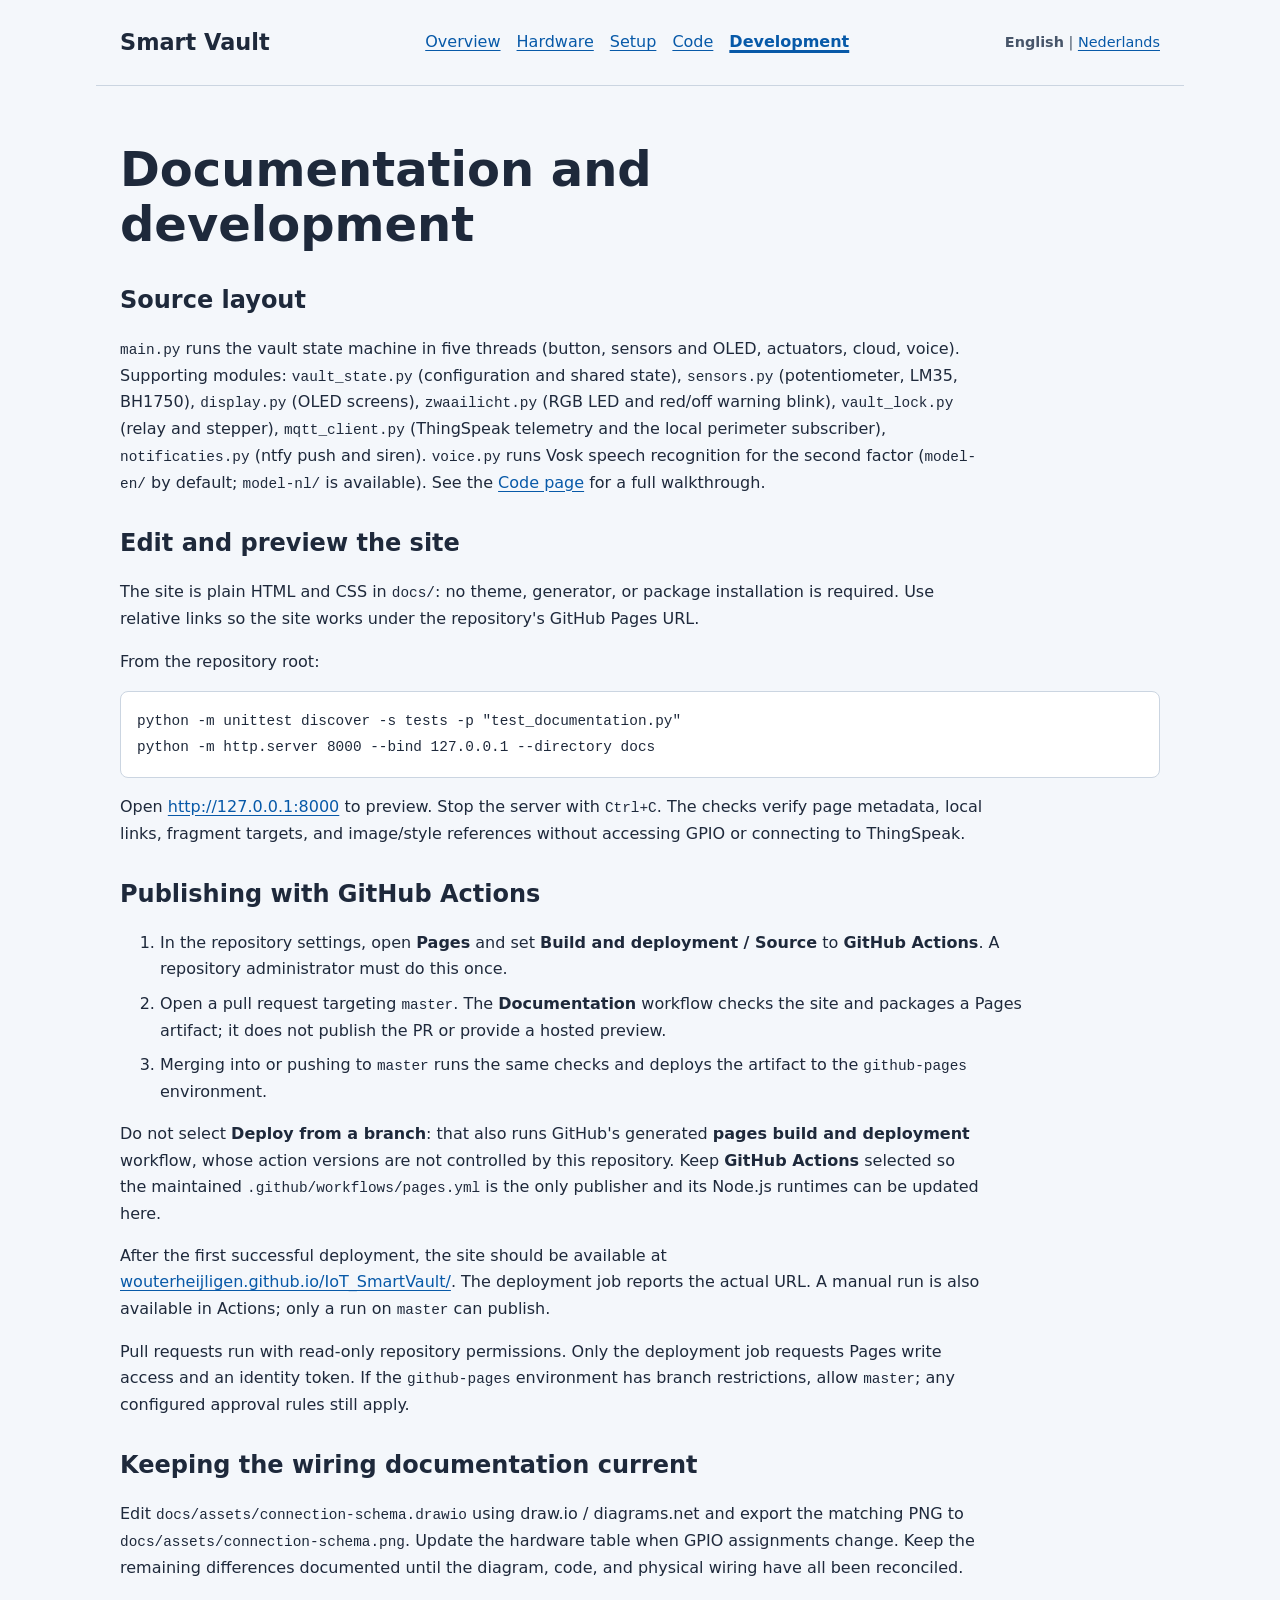
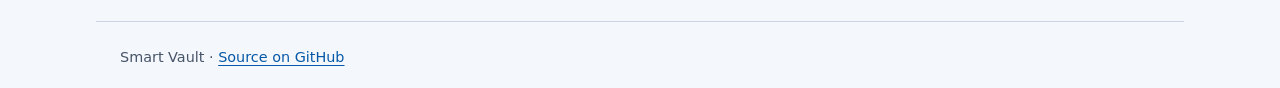
<file: docs/development.html>
<!doctype html>
<html lang="en">
<head>
  <meta charset="utf-8">
  <meta name="viewport" content="width=device-width, initial-scale=1">
  <title>Smart Vault | Development</title>
  <link rel="stylesheet" href="assets/style.css">
</head>
<body>
  <header>
    <a class="brand" href="index.html">Smart Vault</a>
    <nav aria-label="Main navigation">
      <a href="index.html">Overview</a>
      <a href="hardware.html">Hardware</a>
      <a href="setup.html">Setup</a>
      <a href="code.html">Code</a>
      <a href="development.html" aria-current="page">Development</a>
    </nav>
    <p class="language-switch" aria-label="Language">
      <span aria-current="page">English</span> |
      <a href="nl/development.html" lang="nl">Nederlands</a>
    </p>
  </header>
  <main>
    <h1>Documentation and development</h1>
    <h2>Source layout</h2>
    <p><code>main.py</code> runs the vault state machine in five threads (button,
      sensors and OLED, actuators, cloud, voice). Supporting modules:
      <code>vault_state.py</code> (configuration and shared state),
      <code>sensors.py</code> (potentiometer, LM35, BH1750),
      <code>display.py</code> (OLED screens), <code>zwaailicht.py</code> (RGB LED and
      red/off warning blink), <code>vault_lock.py</code> (relay and stepper),
      <code>mqtt_client.py</code> (ThingSpeak telemetry and the local perimeter subscriber),
      <code>notificaties.py</code> (ntfy push and siren).
      <code>voice.py</code> runs Vosk speech recognition for the second factor
      (<code>model-en/</code> by default; <code>model-nl/</code> is available). See the
      <a href="code.html">Code page</a> for a full walkthrough.</p>
    <h2>Edit and preview the site</h2>
    <p>The site is plain HTML and CSS in <code>docs/</code>: no theme, generator,
      or package installation is required. Use relative links so the site works
      under the repository's GitHub Pages URL.</p>
    <p>From the repository root:</p>
    <pre><code>python -m unittest discover -s tests -p "test_documentation.py"
python -m http.server 8000 --bind 127.0.0.1 --directory docs</code></pre>
    <p>Open <a href="http://127.0.0.1:8000">http://127.0.0.1:8000</a> to preview.
      Stop the server with <kbd>Ctrl+C</kbd>. The checks verify page metadata,
      local links, fragment targets, and image/style references without accessing GPIO
      or connecting to ThingSpeak.</p>
    <h2>Publishing with GitHub Actions</h2>
    <ol>
      <li>In the repository settings, open <strong>Pages</strong> and set
        <strong>Build and deployment / Source</strong> to <strong>GitHub Actions</strong>.
        A repository administrator must do this once.</li>
      <li>Open a pull request targeting <code>master</code>. The
        <strong>Documentation</strong> workflow checks the site and packages a Pages artifact;
        it does not publish the PR or provide a hosted preview.</li>
      <li>Merging into or pushing to <code>master</code> runs the same checks and
        deploys the artifact to the <code>github-pages</code> environment.</li>
    </ol>
    <p>Do not select <strong>Deploy from a branch</strong>: that also runs GitHub's
      generated <strong>pages build and deployment</strong> workflow, whose action
      versions are not controlled by this repository. Keep <strong>GitHub Actions</strong>
      selected so the maintained <code>.github/workflows/pages.yml</code> is the
      only publisher and its Node.js runtimes can be updated here.</p>
    <p>After the first successful deployment, the site should be available at
      <a href="https://wouterheijligen.github.io/IoT_SmartVault/">wouterheijligen.github.io/IoT_SmartVault/</a>.
      The deployment job reports the actual URL. A manual run is also available
      in Actions; only a run on <code>master</code> can publish.</p>
    <p>Pull requests run with read-only repository permissions. Only the deployment
      job requests Pages write access and an identity token. If the
      <code>github-pages</code> environment has branch restrictions, allow
      <code>master</code>; any configured approval rules still apply.</p>
    <h2>Keeping the wiring documentation current</h2>
    <p>Edit <code>docs/assets/connection-schema.drawio</code> using draw.io / diagrams.net
      and export the matching PNG to <code>docs/assets/connection-schema.png</code>.
      Update the hardware table when GPIO assignments change. Keep the remaining
      differences documented until the diagram, code, and physical wiring have all
      been reconciled.</p>
  </main>
  <footer>Smart Vault &middot; <a href="https://github.com/WouterHeijligen/IoT_SmartVault">Source on GitHub</a></footer>
</body>
</html>
</file>
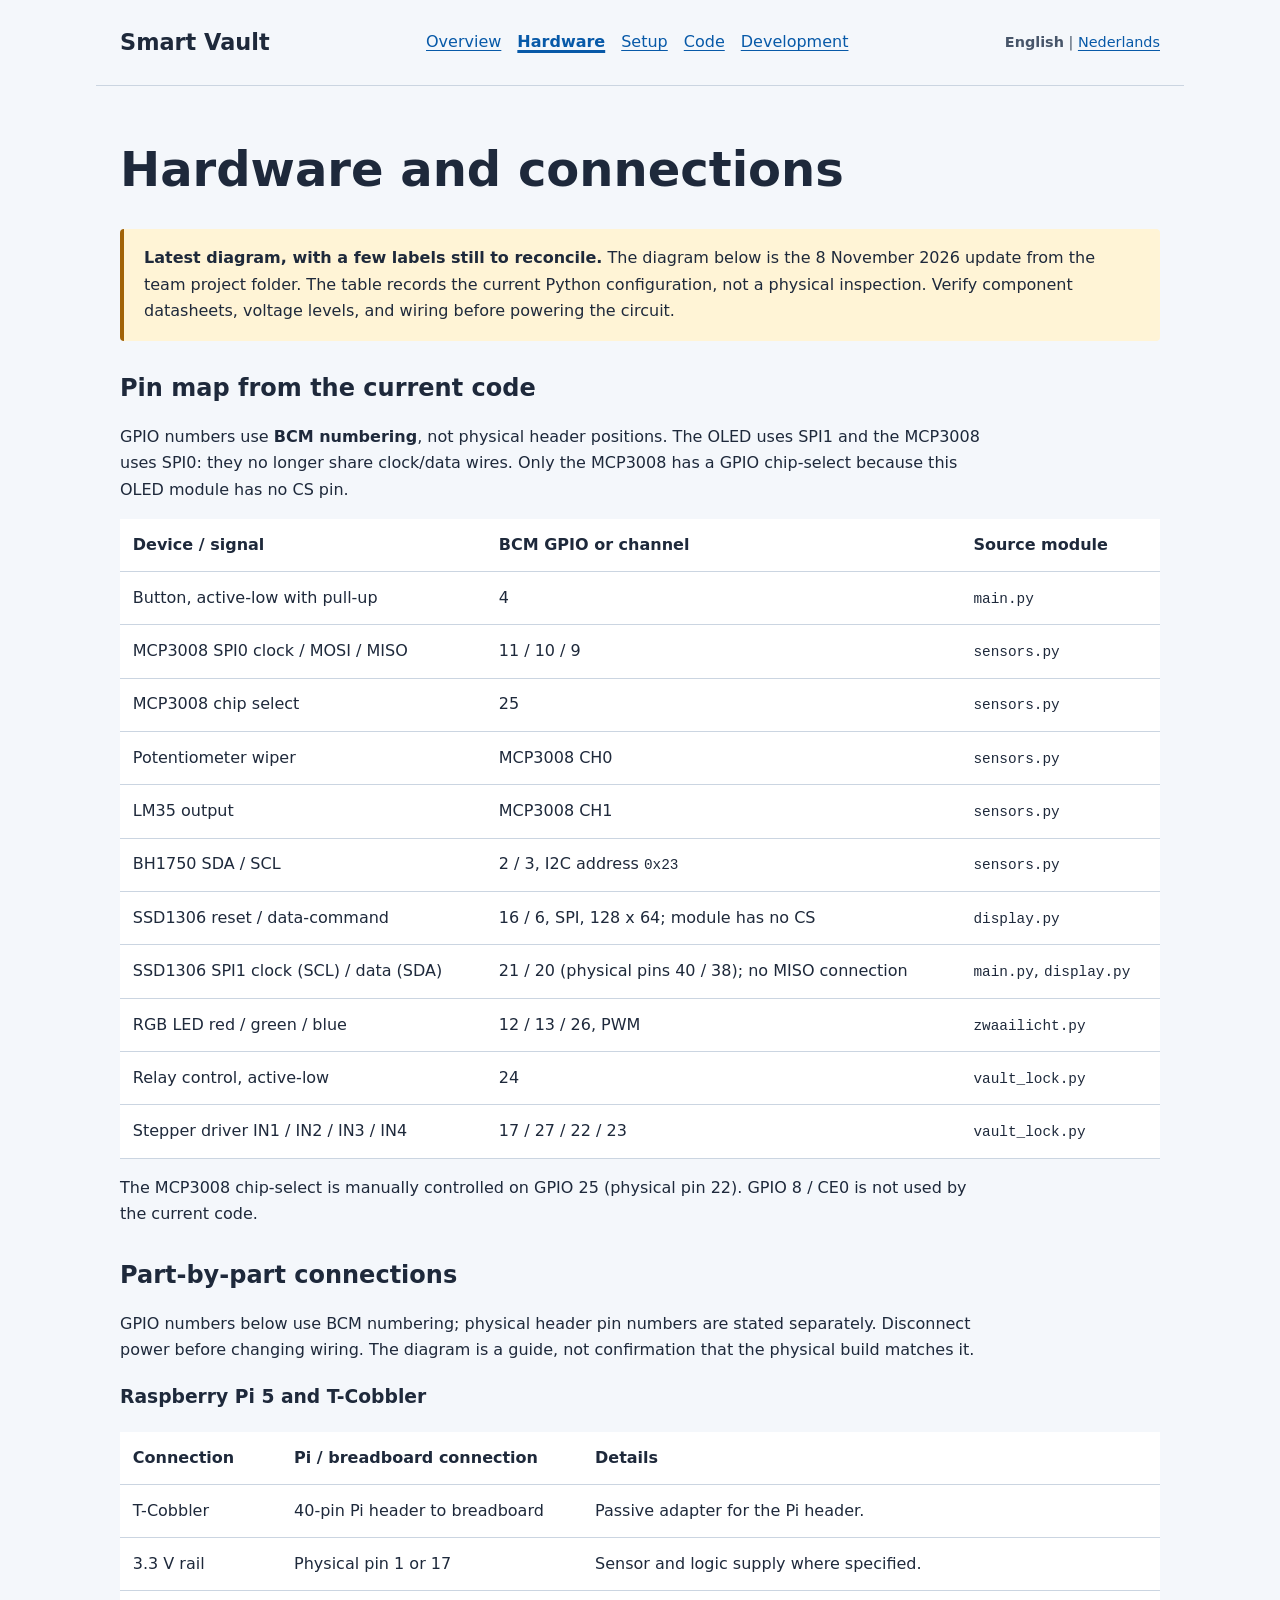
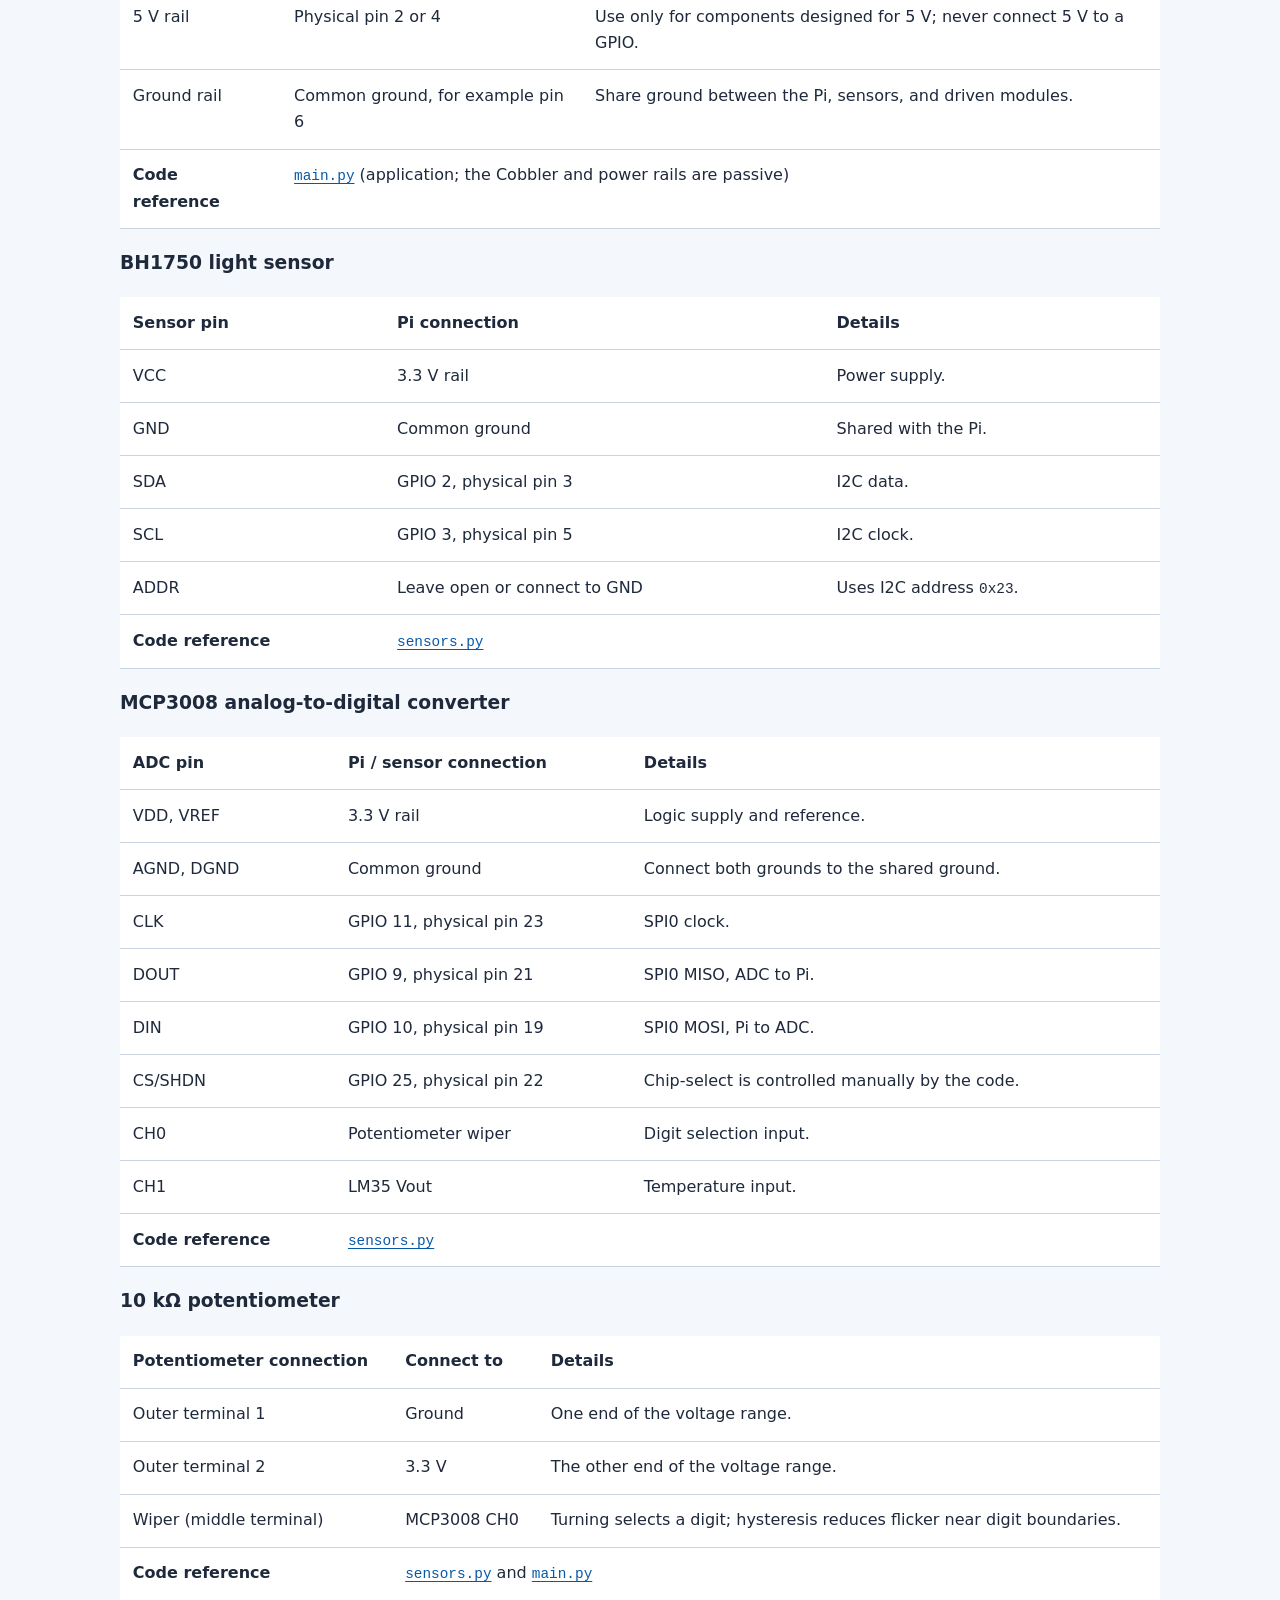
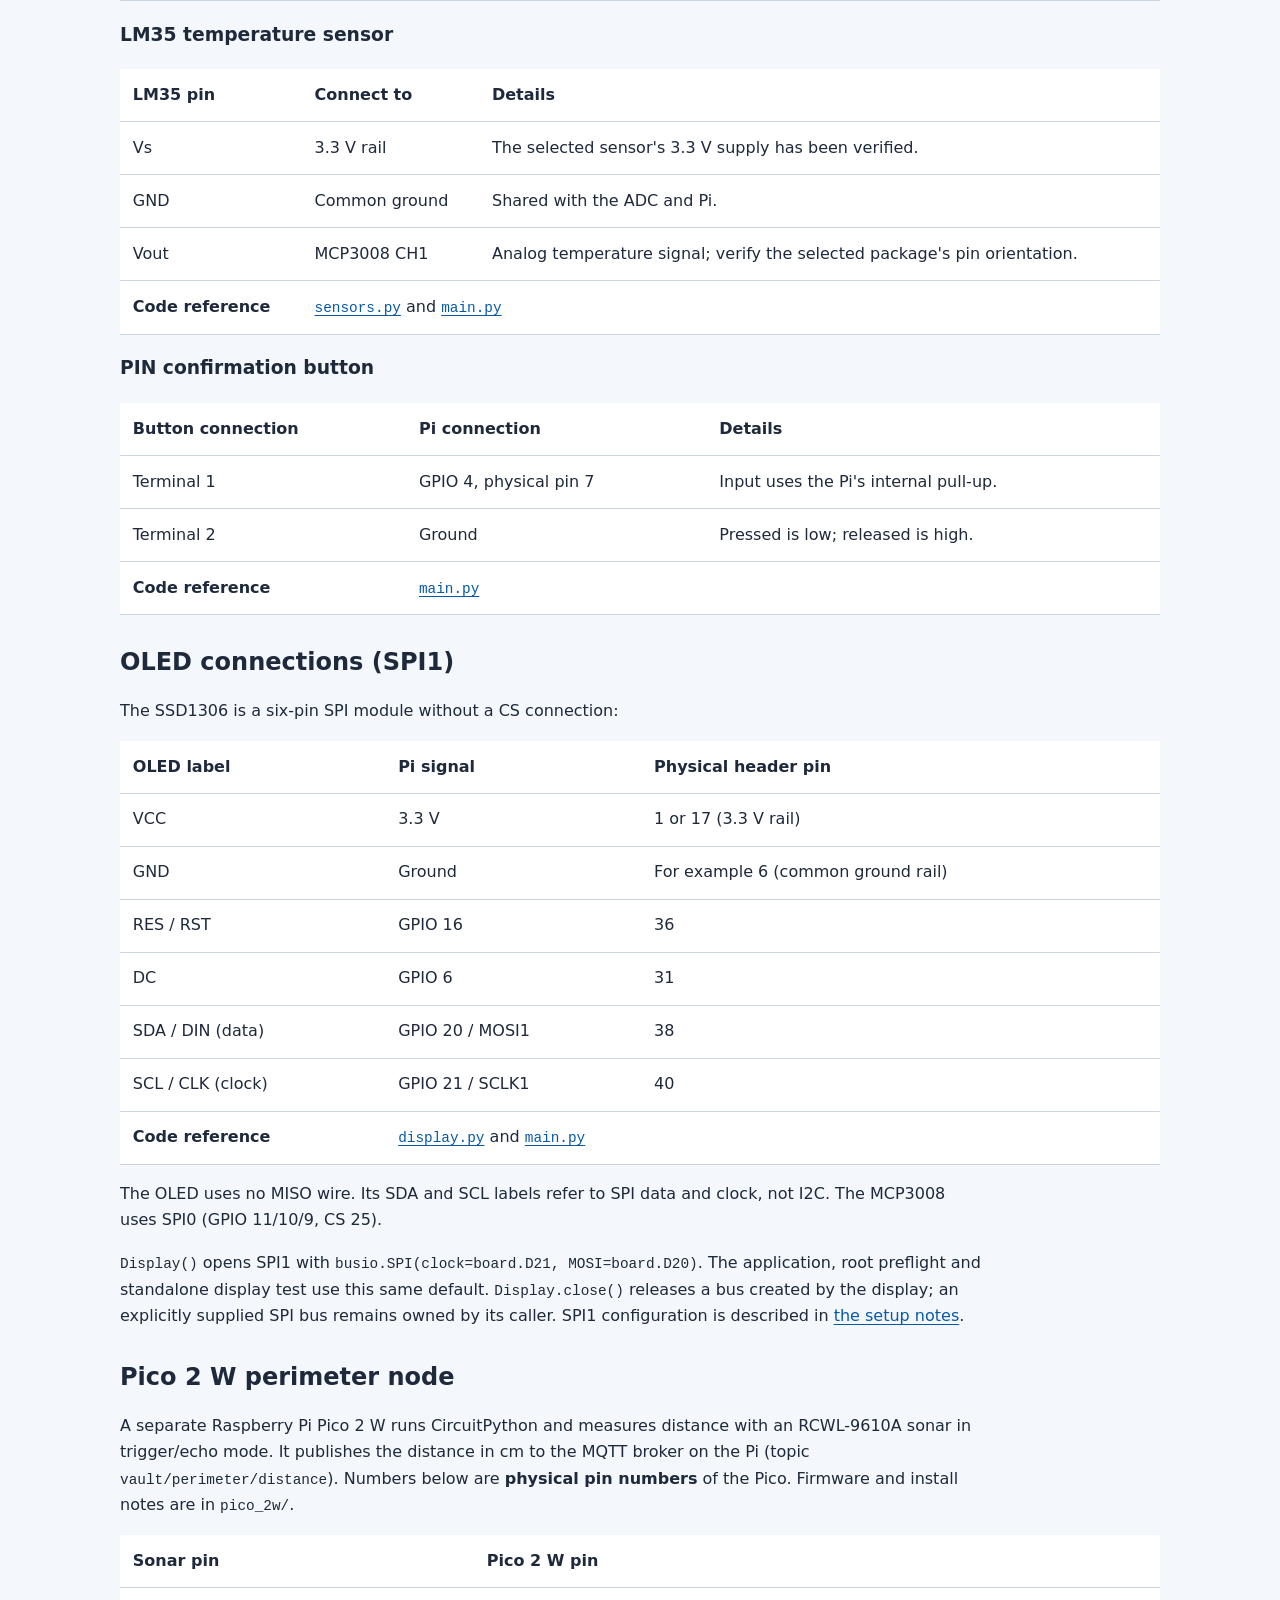
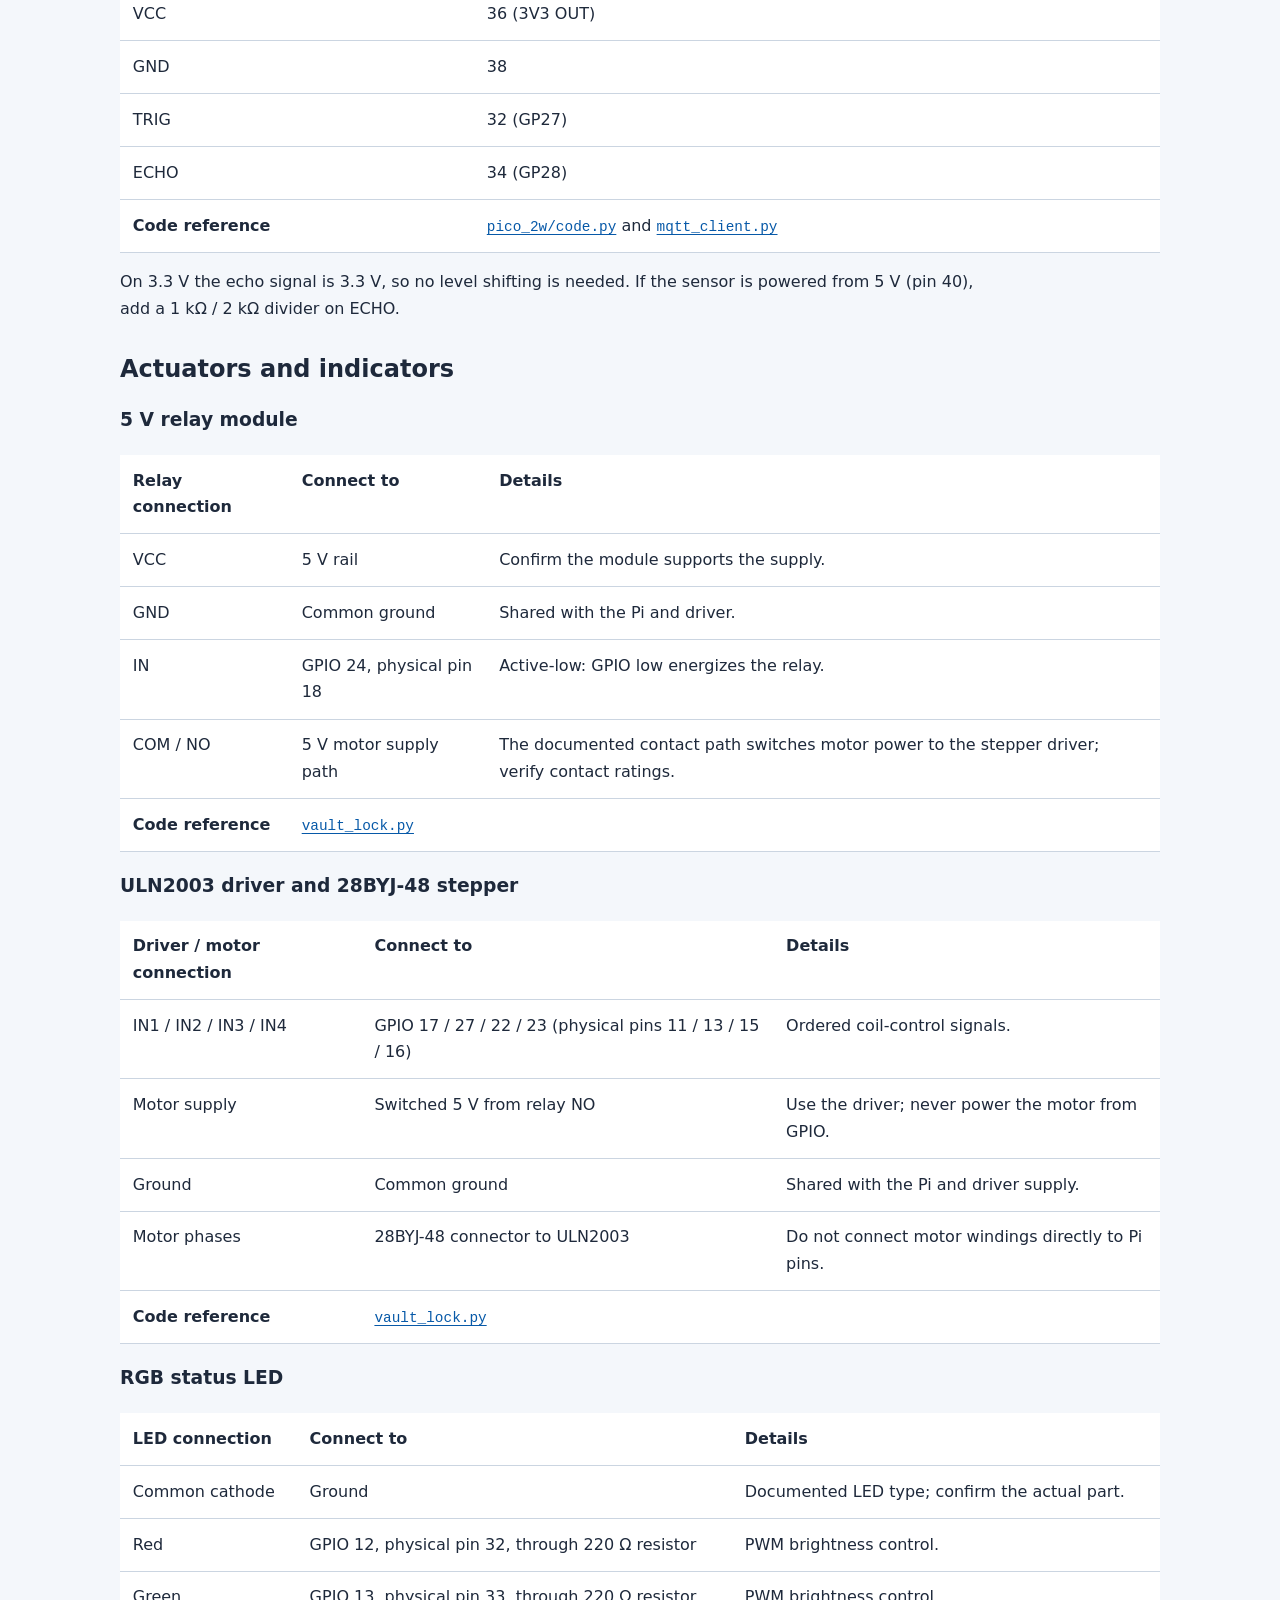
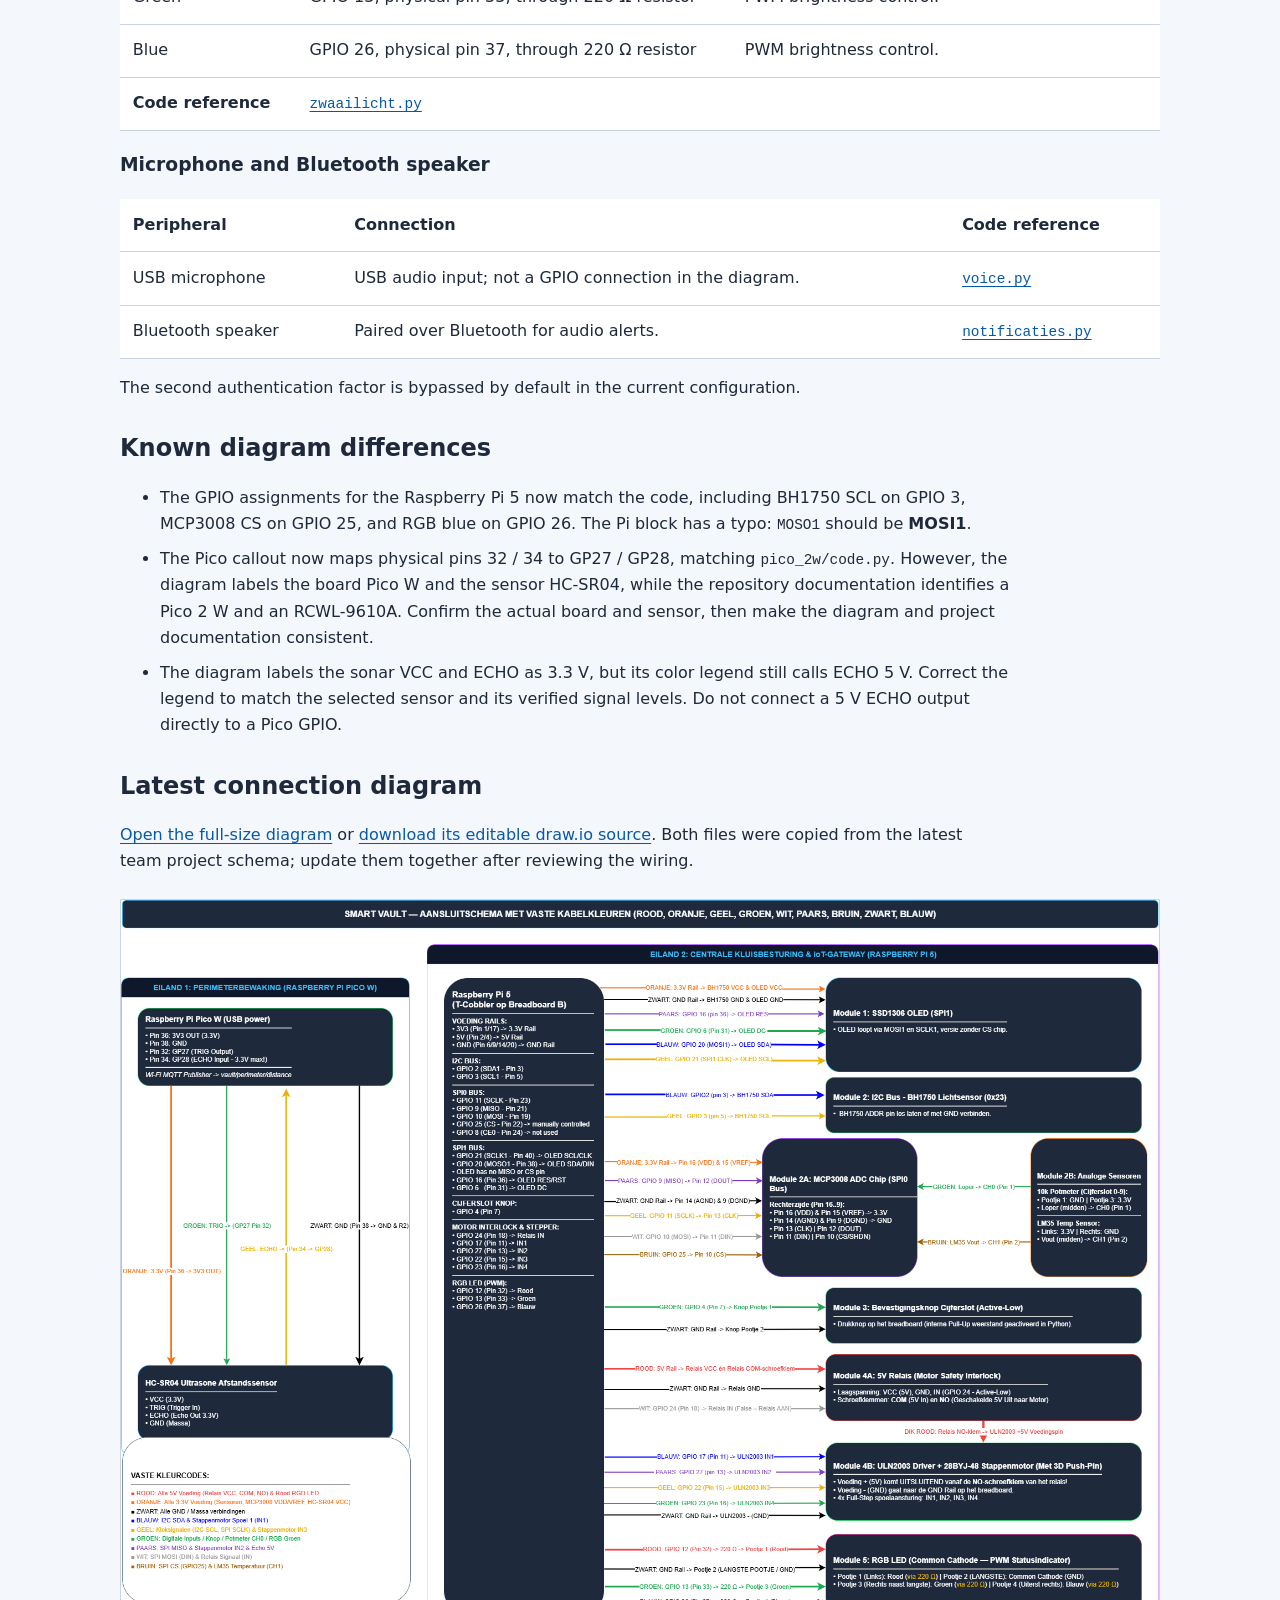
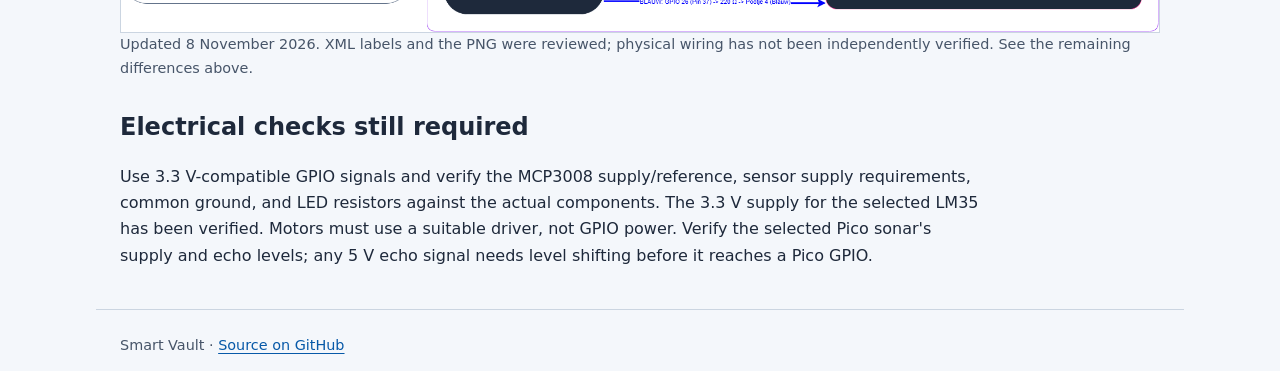
<file: docs/hardware.html>
<!doctype html>
<html lang="en">
<head>
  <meta charset="utf-8">
  <meta name="viewport" content="width=device-width, initial-scale=1">
  <title>Smart Vault | Hardware</title>
  <link rel="stylesheet" href="assets/style.css">
</head>
<body>
  <header>
    <a class="brand" href="index.html">Smart Vault</a>
    <nav aria-label="Main navigation">
      <a href="index.html">Overview</a>
      <a href="hardware.html" aria-current="page">Hardware</a>
      <a href="setup.html">Setup</a>
      <a href="code.html">Code</a>
      <a href="development.html">Development</a>
    </nav>
    <p class="language-switch" aria-label="Language">
      <span aria-current="page">English</span> |
      <a href="nl/hardware.html" lang="nl">Nederlands</a>
    </p>
  </header>
  <main>
    <h1>Hardware and connections</h1>
    <aside class="notice"><strong>Latest diagram, with a few labels still to reconcile.</strong>
      The diagram below is the 8 November 2026 update from the team project folder.
      The table records the current Python configuration, not a physical
      inspection. Verify component datasheets, voltage levels, and wiring before powering the circuit.</aside>
    <h2>Pin map from the current code</h2>
    <p>GPIO numbers use <strong>BCM numbering</strong>, not physical header positions.
      The OLED uses SPI1 and the MCP3008 uses SPI0: they no longer share clock/data
      wires. Only the MCP3008 has a GPIO chip-select because this OLED module has no CS pin.</p>
    <div class="table-scroll">
      <table>
        <thead><tr><th>Device / signal</th><th>BCM GPIO or channel</th><th>Source module</th></tr></thead>
        <tbody>
          <tr><td>Button, active-low with pull-up</td><td>4</td><td><code>main.py</code></td></tr>
          <tr><td>MCP3008 SPI0 clock / MOSI / MISO</td><td>11 / 10 / 9</td><td><code>sensors.py</code></td></tr>
          <tr><td>MCP3008 chip select</td><td>25</td><td><code>sensors.py</code></td></tr>
          <tr><td>Potentiometer wiper</td><td>MCP3008 CH0</td><td><code>sensors.py</code></td></tr>
          <tr><td>LM35 output</td><td>MCP3008 CH1</td><td><code>sensors.py</code></td></tr>
          <tr><td>BH1750 SDA / SCL</td><td>2 / 3, I2C address <code>0x23</code></td><td><code>sensors.py</code></td></tr>
          <tr><td>SSD1306 reset / data-command</td><td>16 / 6, SPI, 128 x 64; module has no CS</td><td><code>display.py</code></td></tr>
          <tr><td>SSD1306 SPI1 clock (SCL) / data (SDA)</td><td>21 / 20 (physical pins 40 / 38); no MISO connection</td><td><code>main.py</code>, <code>display.py</code></td></tr>
          <tr><td>RGB LED red / green / blue</td><td>12 / 13 / 26, PWM</td><td><code>zwaailicht.py</code></td></tr>
          <tr><td>Relay control, active-low</td><td>24</td><td><code>vault_lock.py</code></td></tr>
          <tr><td>Stepper driver IN1 / IN2 / IN3 / IN4</td><td>17 / 27 / 22 / 23</td><td><code>vault_lock.py</code></td></tr>
        </tbody>
      </table>
    </div>
    <p>The MCP3008 chip-select is manually controlled on GPIO 25 (physical pin 22).
      GPIO 8 / CE0 is not used by the current code.</p>
    <h2 id="components">Part-by-part connections</h2>
    <p>GPIO numbers below use BCM numbering; physical header pin numbers are stated
      separately. Disconnect power before changing wiring. The diagram is a guide,
      not confirmation that the physical build matches it.</p>
    <h3 id="pi5">Raspberry Pi 5 and T-Cobbler</h3>
    <div class="table-scroll">
      <table id="connections-pi5">
        <thead><tr><th>Connection</th><th>Pi / breadboard connection</th><th>Details</th></tr></thead>
        <tbody>
          <tr><td>T-Cobbler</td><td>40-pin Pi header to breadboard</td><td>Passive adapter for the Pi header.</td></tr>
          <tr><td>3.3 V rail</td><td>Physical pin 1 or 17</td><td>Sensor and logic supply where specified.</td></tr>
          <tr><td>5 V rail</td><td>Physical pin 2 or 4</td><td>Use only for components designed for 5 V; never connect 5 V to a GPIO.</td></tr>
          <tr><td>Ground rail</td><td>Common ground, for example pin 6</td><td>Share ground between the Pi, sensors, and driven modules.</td></tr>
          <tr><th scope="row">Code reference</th><td colspan="2"><a href="https://github.com/WouterHeijligen/IoT_SmartVault/blob/master/main.py"><code>main.py</code></a> (application; the Cobbler and power rails are passive)</td></tr>
        </tbody>
      </table>
    </div>
    <h3 id="bh1750">BH1750 light sensor</h3>
    <div class="table-scroll">
      <table id="connections-bh1750">
        <thead><tr><th>Sensor pin</th><th>Pi connection</th><th>Details</th></tr></thead>
        <tbody>
          <tr><td>VCC</td><td>3.3 V rail</td><td>Power supply.</td></tr>
          <tr><td>GND</td><td>Common ground</td><td>Shared with the Pi.</td></tr>
          <tr><td>SDA</td><td>GPIO 2, physical pin 3</td><td>I2C data.</td></tr>
          <tr><td>SCL</td><td>GPIO 3, physical pin 5</td><td>I2C clock.</td></tr>
          <tr><td>ADDR</td><td>Leave open or connect to GND</td><td>Uses I2C address <code>0x23</code>.</td></tr>
          <tr><th scope="row">Code reference</th><td colspan="2"><a href="https://github.com/WouterHeijligen/IoT_SmartVault/blob/master/sensors.py"><code>sensors.py</code></a></td></tr>
        </tbody>
      </table>
    </div>
    <h3 id="mcp3008">MCP3008 analog-to-digital converter</h3>
    <div class="table-scroll">
      <table id="connections-mcp3008">
        <thead><tr><th>ADC pin</th><th>Pi / sensor connection</th><th>Details</th></tr></thead>
        <tbody>
          <tr><td>VDD, VREF</td><td>3.3 V rail</td><td>Logic supply and reference.</td></tr>
          <tr><td>AGND, DGND</td><td>Common ground</td><td>Connect both grounds to the shared ground.</td></tr>
          <tr><td>CLK</td><td>GPIO 11, physical pin 23</td><td>SPI0 clock.</td></tr>
          <tr><td>DOUT</td><td>GPIO 9, physical pin 21</td><td>SPI0 MISO, ADC to Pi.</td></tr>
          <tr><td>DIN</td><td>GPIO 10, physical pin 19</td><td>SPI0 MOSI, Pi to ADC.</td></tr>
          <tr><td>CS/SHDN</td><td>GPIO 25, physical pin 22</td><td>Chip-select is controlled manually by the code.</td></tr>
          <tr><td>CH0</td><td>Potentiometer wiper</td><td>Digit selection input.</td></tr>
          <tr><td>CH1</td><td>LM35 Vout</td><td>Temperature input.</td></tr>
          <tr><th scope="row">Code reference</th><td colspan="2"><a href="https://github.com/WouterHeijligen/IoT_SmartVault/blob/master/sensors.py"><code>sensors.py</code></a></td></tr>
        </tbody>
      </table>
    </div>
    <h3 id="potentiometer">10 kΩ potentiometer</h3>
    <div class="table-scroll">
      <table id="connections-potentiometer">
        <thead><tr><th>Potentiometer connection</th><th>Connect to</th><th>Details</th></tr></thead>
        <tbody>
          <tr><td>Outer terminal 1</td><td>Ground</td><td>One end of the voltage range.</td></tr>
          <tr><td>Outer terminal 2</td><td>3.3 V</td><td>The other end of the voltage range.</td></tr>
          <tr><td>Wiper (middle terminal)</td><td>MCP3008 CH0</td><td>Turning selects a digit; hysteresis reduces flicker near digit boundaries.</td></tr>
          <tr><th scope="row">Code reference</th><td colspan="2"><a href="https://github.com/WouterHeijligen/IoT_SmartVault/blob/master/sensors.py"><code>sensors.py</code></a> and <a href="https://github.com/WouterHeijligen/IoT_SmartVault/blob/master/main.py"><code>main.py</code></a></td></tr>
        </tbody>
      </table>
    </div>
    <h3 id="lm35">LM35 temperature sensor</h3>
    <div class="table-scroll">
      <table id="connections-lm35">
        <thead><tr><th>LM35 pin</th><th>Connect to</th><th>Details</th></tr></thead>
        <tbody>
          <tr><td>Vs</td><td>3.3 V rail</td><td>The selected sensor's 3.3 V supply has been verified.</td></tr>
          <tr><td>GND</td><td>Common ground</td><td>Shared with the ADC and Pi.</td></tr>
          <tr><td>Vout</td><td>MCP3008 CH1</td><td>Analog temperature signal; verify the selected package's pin orientation.</td></tr>
          <tr><th scope="row">Code reference</th><td colspan="2"><a href="https://github.com/WouterHeijligen/IoT_SmartVault/blob/master/sensors.py"><code>sensors.py</code></a> and <a href="https://github.com/WouterHeijligen/IoT_SmartVault/blob/master/main.py"><code>main.py</code></a></td></tr>
        </tbody>
      </table>
    </div>
    <h3 id="button">PIN confirmation button</h3>
    <div class="table-scroll">
      <table id="connections-button">
        <thead><tr><th>Button connection</th><th>Pi connection</th><th>Details</th></tr></thead>
        <tbody>
          <tr><td>Terminal 1</td><td>GPIO 4, physical pin 7</td><td>Input uses the Pi's internal pull-up.</td></tr>
          <tr><td>Terminal 2</td><td>Ground</td><td>Pressed is low; released is high.</td></tr>
          <tr><th scope="row">Code reference</th><td colspan="2"><a href="https://github.com/WouterHeijligen/IoT_SmartVault/blob/master/main.py"><code>main.py</code></a></td></tr>
        </tbody>
      </table>
    </div>
    <h2>OLED connections (SPI1)</h2>
    <p>The SSD1306 is a six-pin SPI module without a CS connection:</p>
    <div class="table-scroll">
      <table id="connections-oled">
        <thead><tr><th>OLED label</th><th>Pi signal</th><th>Physical header pin</th></tr></thead>
        <tbody>
          <tr><td>VCC</td><td>3.3 V</td><td>1 or 17 (3.3 V rail)</td></tr>
          <tr><td>GND</td><td>Ground</td><td>For example 6 (common ground rail)</td></tr>
          <tr><td>RES / RST</td><td>GPIO 16</td><td>36</td></tr>
          <tr><td>DC</td><td>GPIO 6</td><td>31</td></tr>
          <tr><td>SDA / DIN (data)</td><td>GPIO 20 / MOSI1</td><td>38</td></tr>
          <tr><td>SCL / CLK (clock)</td><td>GPIO 21 / SCLK1</td><td>40</td></tr>
          <tr><th scope="row">Code reference</th><td colspan="2"><a href="https://github.com/WouterHeijligen/IoT_SmartVault/blob/master/display.py"><code>display.py</code></a> and <a href="https://github.com/WouterHeijligen/IoT_SmartVault/blob/master/main.py"><code>main.py</code></a></td></tr>
        </tbody>
      </table>
    </div>
    <p>The OLED uses no MISO wire. Its SDA and SCL labels refer to SPI data and clock,
      not I2C. The MCP3008 uses SPI0 (GPIO 11/10/9, CS 25).</p>
    <p><code>Display()</code> opens SPI1 with
      <code>busio.SPI(clock=board.D21, MOSI=board.D20)</code>. The application,
      root preflight and standalone display test use this same default.
      <code>Display.close()</code> releases a bus created by the display; an
      explicitly supplied SPI bus remains owned by its caller. SPI1 configuration
      is described in <a href="setup.html#spi1">the setup notes</a>.</p>
    <h2 id="pico-node">Pico 2 W perimeter node</h2>
    <p>A separate Raspberry Pi Pico 2 W runs CircuitPython and measures distance with an
      RCWL-9610A sonar in trigger/echo mode. It publishes the distance in cm to the MQTT
      broker on the Pi (topic <code>vault/perimeter/distance</code>). Numbers below are
      <strong>physical pin numbers</strong> of the Pico.
      Firmware and install notes are in <code>pico_2w/</code>.</p>
    <div class="table-scroll">
      <table id="connections-pico-node">
        <thead><tr><th>Sonar pin</th><th>Pico 2 W pin</th></tr></thead>
        <tbody>
          <tr><td>VCC</td><td>36 (3V3 OUT)</td></tr>
          <tr><td>GND</td><td>38</td></tr>
          <tr><td>TRIG</td><td>32 (GP27)</td></tr>
          <tr><td>ECHO</td><td>34 (GP28)</td></tr>
          <tr><th scope="row">Code reference</th><td><a href="https://github.com/WouterHeijligen/IoT_SmartVault/blob/master/pico_2w/code.py"><code>pico_2w/code.py</code></a> and <a href="https://github.com/WouterHeijligen/IoT_SmartVault/blob/master/mqtt_client.py"><code>mqtt_client.py</code></a></td></tr>
        </tbody>
      </table>
    </div>
    <p>On 3.3 V the echo signal is 3.3 V, so no level shifting is needed. If the sensor
      is powered from 5 V (pin 40), add a 1 k&Omega; / 2 k&Omega; divider on ECHO.</p>
    <h2 id="actuators">Actuators and indicators</h2>
    <h3 id="relay">5 V relay module</h3>
    <div class="table-scroll">
      <table id="connections-relay">
        <thead><tr><th>Relay connection</th><th>Connect to</th><th>Details</th></tr></thead>
        <tbody>
          <tr><td>VCC</td><td>5 V rail</td><td>Confirm the module supports the supply.</td></tr>
          <tr><td>GND</td><td>Common ground</td><td>Shared with the Pi and driver.</td></tr>
          <tr><td>IN</td><td>GPIO 24, physical pin 18</td><td>Active-low: GPIO low energizes the relay.</td></tr>
          <tr><td>COM / NO</td><td>5 V motor supply path</td><td>The documented contact path switches motor power to the stepper driver; verify contact ratings.</td></tr>
          <tr><th scope="row">Code reference</th><td colspan="2"><a href="https://github.com/WouterHeijligen/IoT_SmartVault/blob/master/vault_lock.py"><code>vault_lock.py</code></a></td></tr>
        </tbody>
      </table>
    </div>
    <h3 id="stepper">ULN2003 driver and 28BYJ-48 stepper</h3>
    <div class="table-scroll">
      <table id="connections-stepper">
        <thead><tr><th>Driver / motor connection</th><th>Connect to</th><th>Details</th></tr></thead>
        <tbody>
          <tr><td>IN1 / IN2 / IN3 / IN4</td><td>GPIO 17 / 27 / 22 / 23 (physical pins 11 / 13 / 15 / 16)</td><td>Ordered coil-control signals.</td></tr>
          <tr><td>Motor supply</td><td>Switched 5 V from relay NO</td><td>Use the driver; never power the motor from GPIO.</td></tr>
          <tr><td>Ground</td><td>Common ground</td><td>Shared with the Pi and driver supply.</td></tr>
          <tr><td>Motor phases</td><td>28BYJ-48 connector to ULN2003</td><td>Do not connect motor windings directly to Pi pins.</td></tr>
          <tr><th scope="row">Code reference</th><td colspan="2"><a href="https://github.com/WouterHeijligen/IoT_SmartVault/blob/master/vault_lock.py"><code>vault_lock.py</code></a></td></tr>
        </tbody>
      </table>
    </div>
    <h3 id="rgb-led">RGB status LED</h3>
    <div class="table-scroll">
      <table id="connections-rgb-led">
        <thead><tr><th>LED connection</th><th>Connect to</th><th>Details</th></tr></thead>
        <tbody>
          <tr><td>Common cathode</td><td>Ground</td><td>Documented LED type; confirm the actual part.</td></tr>
          <tr><td>Red</td><td>GPIO 12, physical pin 32, through 220 Ω resistor</td><td>PWM brightness control.</td></tr>
          <tr><td>Green</td><td>GPIO 13, physical pin 33, through 220 Ω resistor</td><td>PWM brightness control.</td></tr>
          <tr><td>Blue</td><td>GPIO 26, physical pin 37, through 220 Ω resistor</td><td>PWM brightness control.</td></tr>
          <tr><th scope="row">Code reference</th><td colspan="2"><a href="https://github.com/WouterHeijligen/IoT_SmartVault/blob/master/zwaailicht.py"><code>zwaailicht.py</code></a></td></tr>
        </tbody>
      </table>
    </div>
    <h3 id="audio">Microphone and Bluetooth speaker</h3>
    <div class="table-scroll">
      <table id="connections-audio">
        <thead><tr><th>Peripheral</th><th>Connection</th><th>Code reference</th></tr></thead>
        <tbody>
          <tr><td>USB microphone</td><td>USB audio input; not a GPIO connection in the diagram.</td><td><a href="https://github.com/WouterHeijligen/IoT_SmartVault/blob/master/voice.py"><code>voice.py</code></a></td></tr>
          <tr><td>Bluetooth speaker</td><td>Paired over Bluetooth for audio alerts.</td><td><a href="https://github.com/WouterHeijligen/IoT_SmartVault/blob/master/notificaties.py"><code>notificaties.py</code></a></td></tr>
        </tbody>
      </table>
    </div>
    <p>The second authentication factor is bypassed by default in the current configuration.</p>
    <h2>Known diagram differences</h2>
    <ul>
      <li>The GPIO assignments for the Raspberry Pi 5 now match the code, including
        BH1750 SCL on GPIO 3, MCP3008 CS on GPIO 25, and RGB blue on GPIO 26.
        The Pi block has a typo: <code>MOSO1</code> should be <strong>MOSI1</strong>.</li>
      <li>The Pico callout now maps physical pins 32 / 34 to GP27 / GP28, matching
        <code>pico_2w/code.py</code>. However, the diagram labels the board Pico W
        and the sensor HC-SR04, while the repository documentation identifies a
        Pico 2 W and an RCWL-9610A. Confirm the actual board and sensor, then make
        the diagram and project documentation consistent.</li>
      <li>The diagram labels the sonar VCC and ECHO as 3.3 V, but its color legend
        still calls ECHO 5 V. Correct the legend to match the selected sensor and
        its verified signal levels. Do not connect a 5 V ECHO output directly to
        a Pico GPIO.</li>
    </ul>
    <h2>Latest connection diagram</h2>
    <p><a href="assets/connection-schema.png">Open the full-size diagram</a>
      or <a href="assets/connection-schema.drawio">download its editable draw.io source</a>.
      Both files were copied from the latest team project schema; update them together
      after reviewing the wiring.</p>
    <figure>
      <a href="assets/connection-schema.png"><img src="assets/connection-schema.png"
        alt="Latest Smart Vault connection diagram showing the Pico perimeter node, Pi sensors, display, relay, stepper, and RGB LED. See the differences above before using it as a wiring reference."></a>
      <figcaption>Updated 8 November 2026. XML labels and the PNG were reviewed;
        physical wiring has not been independently verified.
        See the remaining differences above.</figcaption>
    </figure>
    <h2>Electrical checks still required</h2>
    <p>Use 3.3 V-compatible GPIO signals and verify the MCP3008 supply/reference,
      sensor supply requirements, common ground, and LED resistors against the actual
      components. The 3.3 V supply for the selected LM35 has been verified.
      Motors must use a suitable driver, not GPIO power. Verify the selected Pico
      sonar's supply and echo levels; any 5 V echo signal needs level shifting
      before it reaches a Pico GPIO.</p>
  </main>
  <footer>Smart Vault &middot; <a href="https://github.com/WouterHeijligen/IoT_SmartVault">Source on GitHub</a></footer>
</body>
</html>
</file>
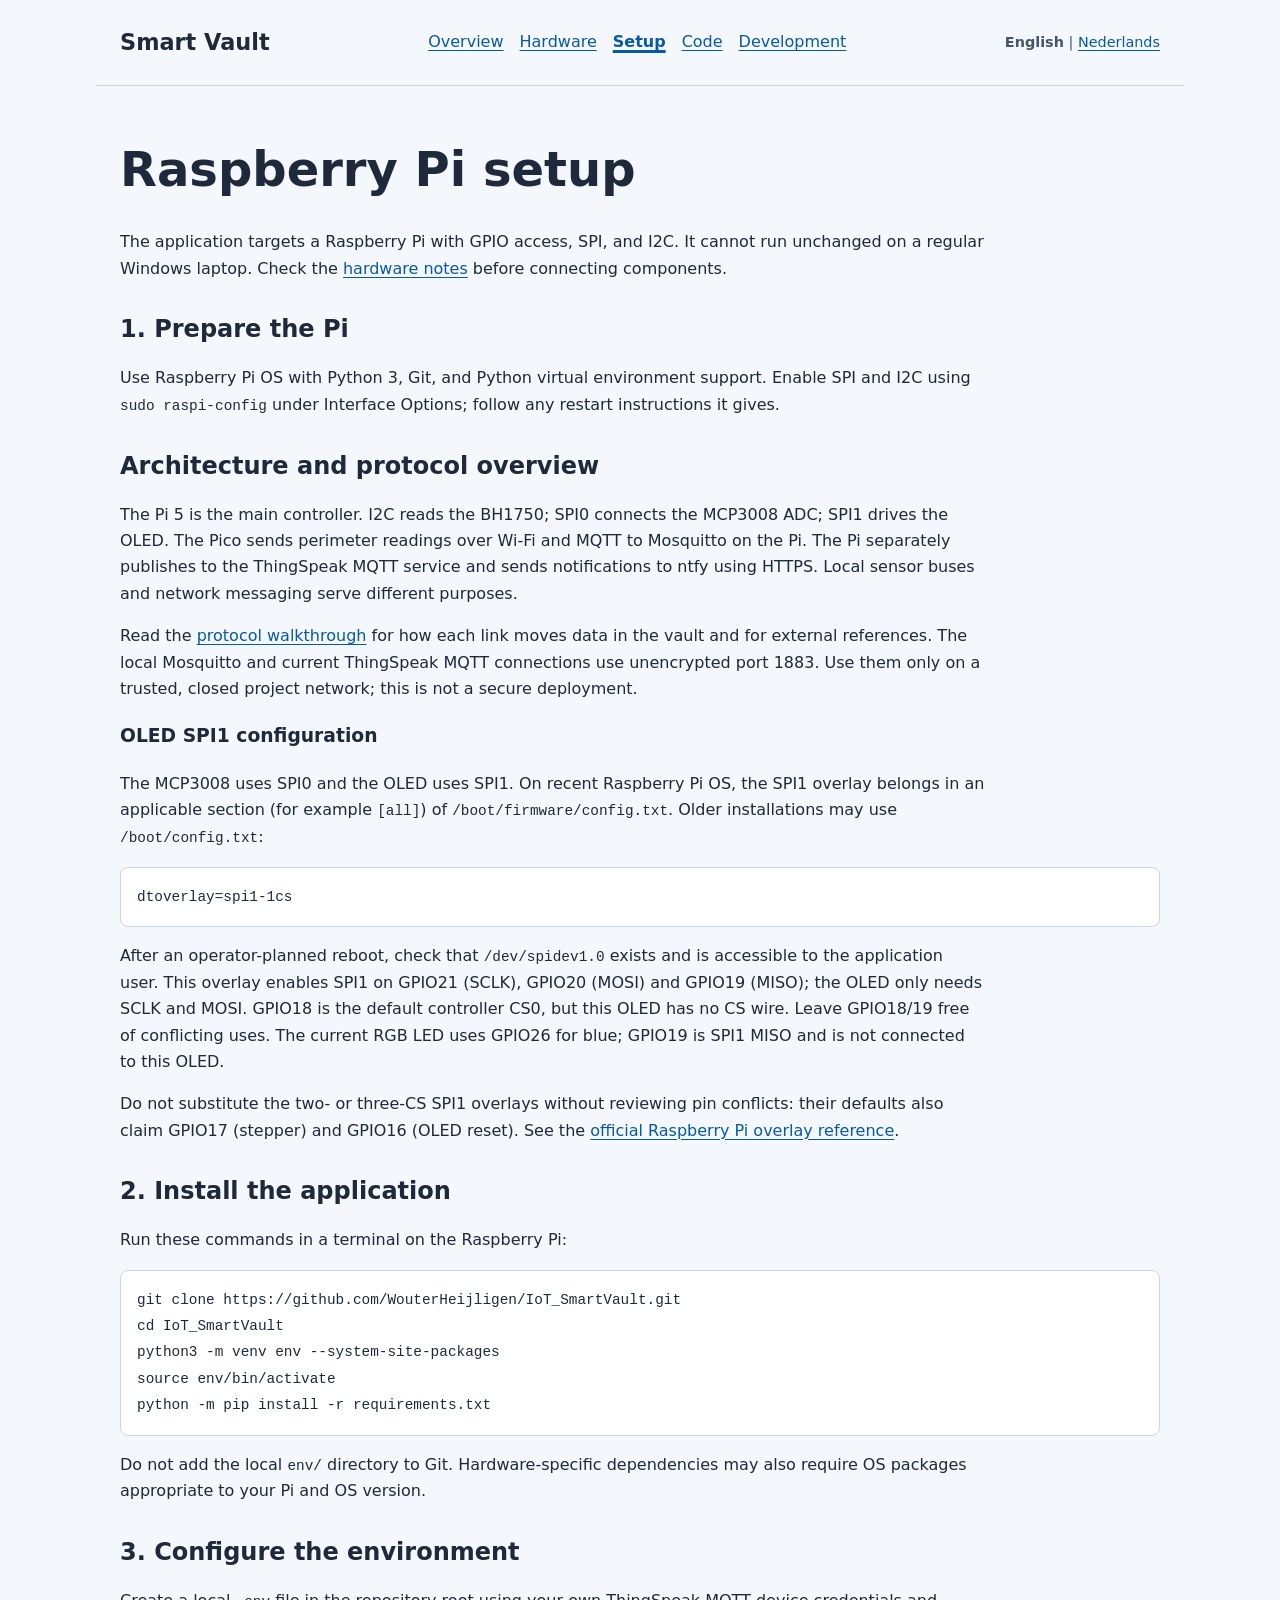
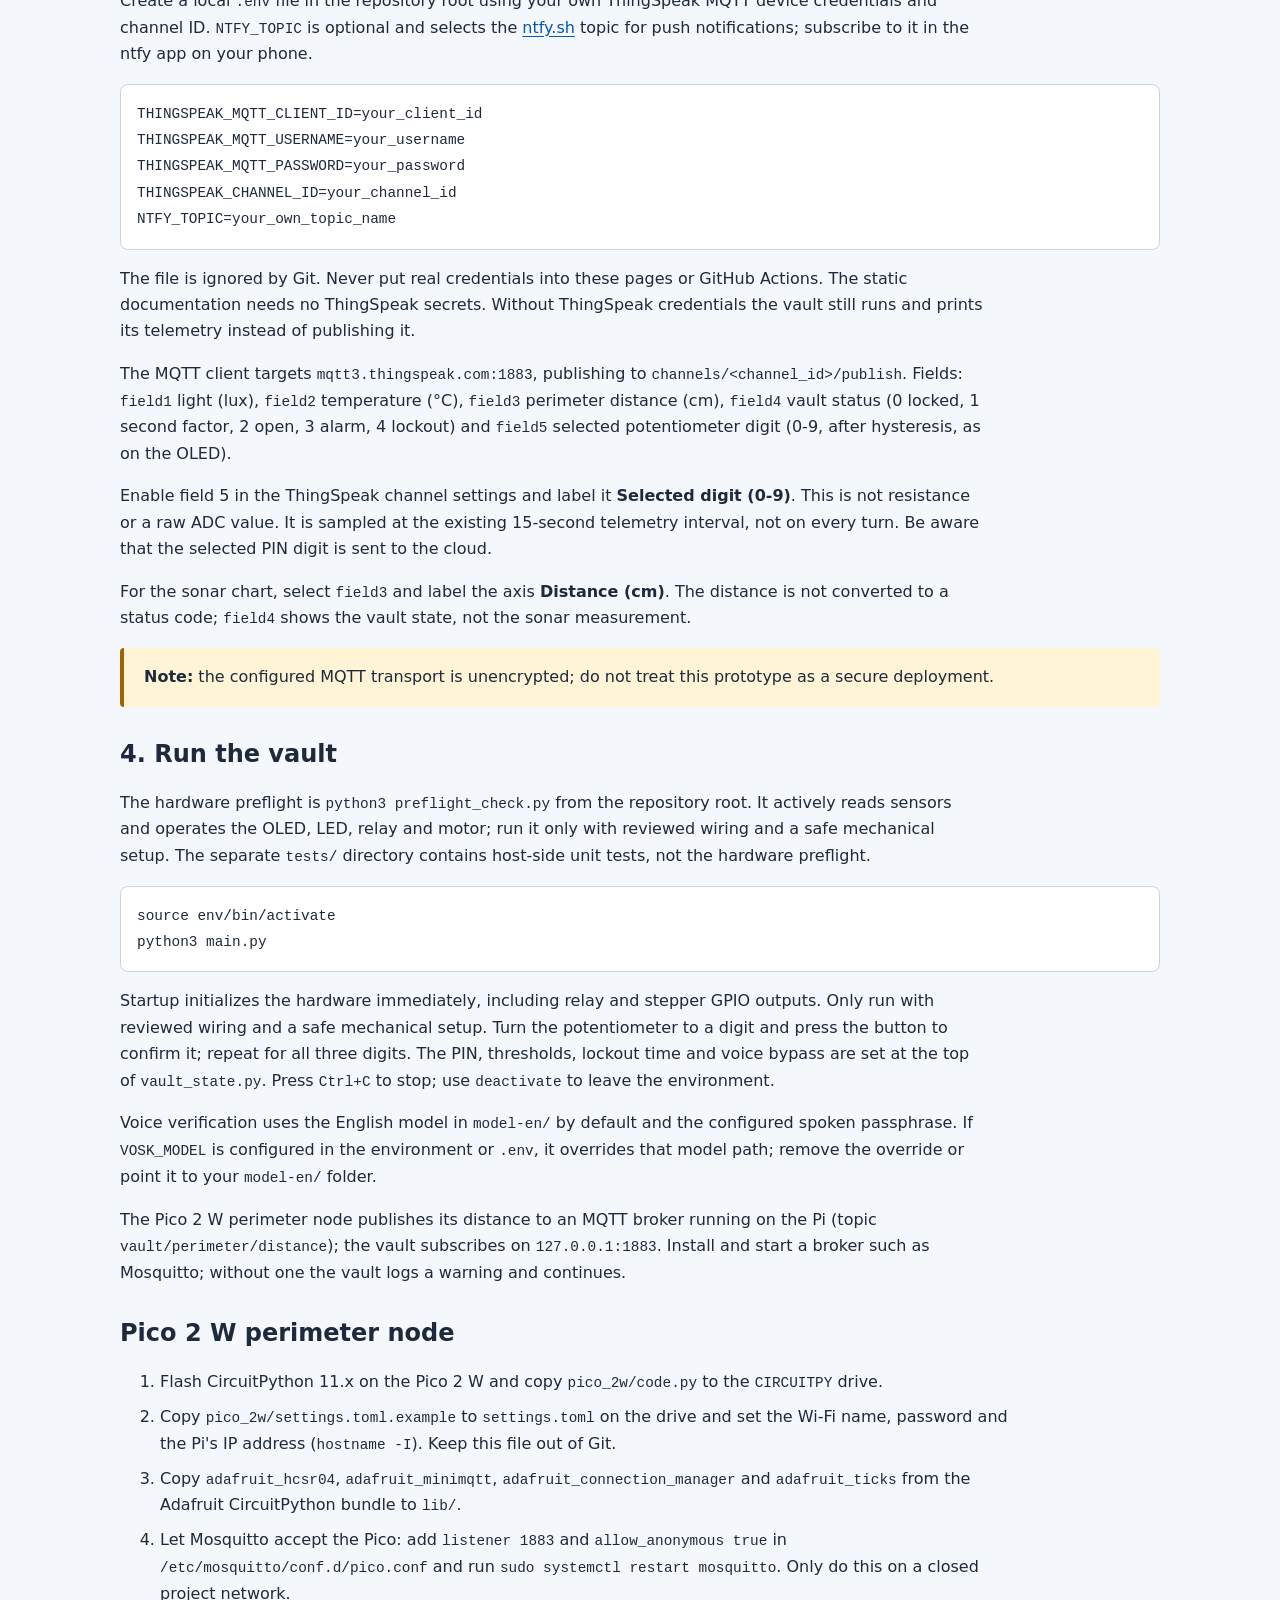
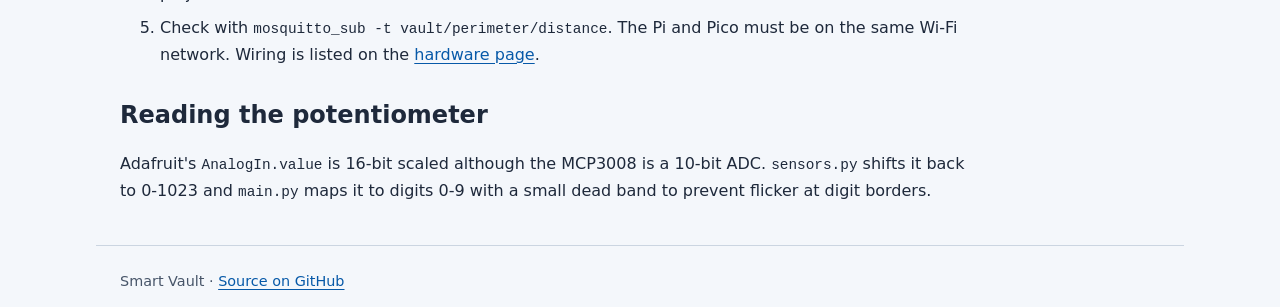
<file: docs/setup.html>
<!doctype html>
<html lang="en">
<head>
  <meta charset="utf-8">
  <meta name="viewport" content="width=device-width, initial-scale=1">
  <title>Smart Vault | Setup</title>
  <link rel="stylesheet" href="assets/style.css">
</head>
<body>
  <header>
    <a class="brand" href="index.html">Smart Vault</a>
    <nav aria-label="Main navigation">
      <a href="index.html">Overview</a>
      <a href="hardware.html">Hardware</a>
      <a href="setup.html" aria-current="page">Setup</a>
      <a href="code.html">Code</a>
      <a href="development.html">Development</a>
    </nav>
    <p class="language-switch" aria-label="Language">
      <span aria-current="page">English</span> |
      <a href="nl/setup.html" lang="nl">Nederlands</a>
    </p>
  </header>
  <main>
    <h1>Raspberry Pi setup</h1>
    <p>The application targets a Raspberry Pi with GPIO access, SPI, and I2C.
      It cannot run unchanged on a regular Windows laptop. Check the
      <a href="hardware.html">hardware notes</a> before connecting components.</p>
    <h2>1. Prepare the Pi</h2>
    <p>Use Raspberry Pi OS with Python 3, Git, and Python virtual environment
      support. Enable SPI and I2C using <code>sudo raspi-config</code>
      under Interface Options; follow any restart instructions it gives.</p>
    <h2>Architecture and protocol overview</h2>
    <p>The Pi 5 is the main controller. I2C reads the BH1750; SPI0 connects the
      MCP3008 ADC; SPI1 drives the OLED. The Pico sends perimeter readings over
      Wi-Fi and MQTT to Mosquitto on the Pi. The Pi separately publishes to the
      ThingSpeak MQTT service and sends notifications to ntfy using HTTPS.
      Local sensor buses and network messaging serve different purposes.</p>
    <p>Read the <a href="code.html#protocols">protocol walkthrough</a> for how
      each link moves data in the vault and for external references. The local
      Mosquitto and current ThingSpeak MQTT connections use unencrypted port 1883.
      Use them only on a trusted, closed project network; this is not a secure deployment.</p>
    <h3 id="spi1">OLED SPI1 configuration</h3>
    <p>The MCP3008 uses SPI0 and the OLED uses SPI1. On recent Raspberry Pi OS, the
      SPI1 overlay belongs in an applicable section (for example <code>[all]</code>)
      of <code>/boot/firmware/config.txt</code>.
      Older installations may use <code>/boot/config.txt</code>:</p>
    <pre><code>dtoverlay=spi1-1cs</code></pre>
    <p>After an operator-planned reboot, check that <code>/dev/spidev1.0</code>
      exists and is accessible to the application user. This overlay enables
      SPI1 on GPIO21 (SCLK), GPIO20 (MOSI) and GPIO19 (MISO); the OLED only needs
      SCLK and MOSI. GPIO18 is the default controller CS0, but this OLED has no CS
      wire. Leave GPIO18/19 free of conflicting uses. The current RGB LED uses GPIO26 for
      blue; GPIO19 is SPI1 MISO and is not connected to this OLED.</p>
    <p>Do not substitute the two- or three-CS SPI1 overlays without reviewing pin
      conflicts: their defaults also claim GPIO17 (stepper) and GPIO16 (OLED reset).
      See the <a href="https://github.com/raspberrypi/firmware/blob/master/boot/overlays/README">official
      Raspberry Pi overlay reference</a>.</p>
    <h2>2. Install the application</h2>
    <p>Run these commands in a terminal on the Raspberry Pi:</p>
    <pre><code>git clone https://github.com/WouterHeijligen/IoT_SmartVault.git
cd IoT_SmartVault
python3 -m venv env --system-site-packages
source env/bin/activate
python -m pip install -r requirements.txt</code></pre>
    <p>Do not add the local <code>env/</code> directory to Git. Hardware-specific
      dependencies may also require OS packages appropriate to your Pi and OS version.</p>
    <h2>3. Configure the environment</h2>
    <p>Create a local <code>.env</code> file in the repository root using your own
      ThingSpeak MQTT device credentials and channel ID. <code>NTFY_TOPIC</code> is
      optional and selects the <a href="https://ntfy.sh">ntfy.sh</a> topic for push
      notifications; subscribe to it in the ntfy app on your phone.</p>
    <pre><code>THINGSPEAK_MQTT_CLIENT_ID=your_client_id
THINGSPEAK_MQTT_USERNAME=your_username
THINGSPEAK_MQTT_PASSWORD=your_password
THINGSPEAK_CHANNEL_ID=your_channel_id
NTFY_TOPIC=your_own_topic_name</code></pre>
    <p>The file is ignored by Git. Never put real credentials into these pages or
      GitHub Actions. The static documentation needs no ThingSpeak secrets.
      Without ThingSpeak credentials the vault still runs and prints its telemetry
      instead of publishing it.</p>
    <p>The MQTT client targets <code>mqtt3.thingspeak.com:1883</code>, publishing
      to <code>channels/&lt;channel_id&gt;/publish</code>. Fields: <code>field1</code> light (lux),
      <code>field2</code> temperature (&deg;C), <code>field3</code> perimeter distance (cm),
      <code>field4</code> vault status (0 locked, 1 second factor, 2 open, 3 alarm, 4 lockout) and
      <code>field5</code> selected potentiometer digit (0-9, after hysteresis, as on the OLED).</p>
    <p>Enable field 5 in the ThingSpeak channel settings and label it
      <strong>Selected digit (0-9)</strong>. This is not resistance or a raw ADC value.
      It is sampled at the existing 15-second telemetry interval, not on every turn.
      Be aware that the selected PIN digit is sent to the cloud.</p>
    <p>For the sonar chart, select <code>field3</code> and label the axis
      <strong>Distance (cm)</strong>. The distance is not converted to a status code;
      <code>field4</code> shows the vault state, not the sonar measurement.</p>
    <aside class="notice"><strong>Note:</strong> the configured MQTT transport is
      unencrypted; do not treat this prototype as a secure deployment.</aside>
    <h2>4. Run the vault</h2>
    <p>The hardware preflight is <code>python3 preflight_check.py</code> from the
      repository root. It actively reads sensors and operates the OLED, LED,
      relay and motor; run it only with reviewed wiring and a safe mechanical
      setup. The separate <code>tests/</code> directory contains host-side unit
      tests, not the hardware preflight.</p>
    <pre><code>source env/bin/activate
python3 main.py</code></pre>
    <p>Startup initializes the hardware immediately, including relay and stepper
      GPIO outputs. Only run with reviewed wiring and a safe mechanical setup.
      Turn the potentiometer to a digit and press the button to confirm it; repeat
      for all three digits. The PIN, thresholds, lockout time and voice bypass are
      set at the top of <code>vault_state.py</code>. Press <kbd>Ctrl+C</kbd> to stop;
      use <code>deactivate</code> to leave the environment.</p>
    <p>Voice verification uses the English model in <code>model-en/</code> by default
      and the configured spoken passphrase. If <code>VOSK_MODEL</code>
      is configured in the environment or <code>.env</code>, it overrides that
      model path; remove the override or point it to your <code>model-en/</code> folder.</p>
    <p>The Pico 2 W perimeter node publishes its distance to an MQTT broker running on the Pi
      (topic <code>vault/perimeter/distance</code>); the vault subscribes on <code>127.0.0.1:1883</code>.
      Install and start a broker such as Mosquitto; without one the vault logs a warning and continues.</p>
    <h2>Pico 2 W perimeter node</h2>
    <ol>
      <li>Flash CircuitPython 11.x on the Pico 2 W and copy <code>pico_2w/code.py</code> to the
        <code>CIRCUITPY</code> drive.</li>
      <li>Copy <code>pico_2w/settings.toml.example</code> to <code>settings.toml</code> on the drive and set the
        Wi-Fi name, password and the Pi's IP address (<code>hostname -I</code>). Keep this file out of Git.</li>
      <li>Copy <code>adafruit_hcsr04</code>, <code>adafruit_minimqtt</code>,
        <code>adafruit_connection_manager</code> and <code>adafruit_ticks</code> from the Adafruit
        CircuitPython bundle to <code>lib/</code>.</li>
      <li>Let Mosquitto accept the Pico: add <code>listener 1883</code> and
        <code>allow_anonymous true</code> in <code>/etc/mosquitto/conf.d/pico.conf</code> and run
        <code>sudo systemctl restart mosquitto</code>. Only do this on a closed project network.</li>
      <li>Check with <code>mosquitto_sub -t vault/perimeter/distance</code>. The Pi and Pico must be on the same
        Wi-Fi network. Wiring is listed on the <a href="hardware.html">hardware page</a>.</li>
    </ol>
    <h2>Reading the potentiometer</h2>
    <p>Adafruit's <code>AnalogIn.value</code> is 16-bit scaled although the MCP3008 is a
      10-bit ADC. <code>sensors.py</code> shifts it back to 0-1023 and <code>main.py</code>
      maps it to digits 0-9 with a small dead band to prevent flicker at digit borders.</p>
  </main>
  <footer>Smart Vault &middot; <a href="https://github.com/WouterHeijligen/IoT_SmartVault">Source on GitHub</a></footer>
</body>
</html>
</file>
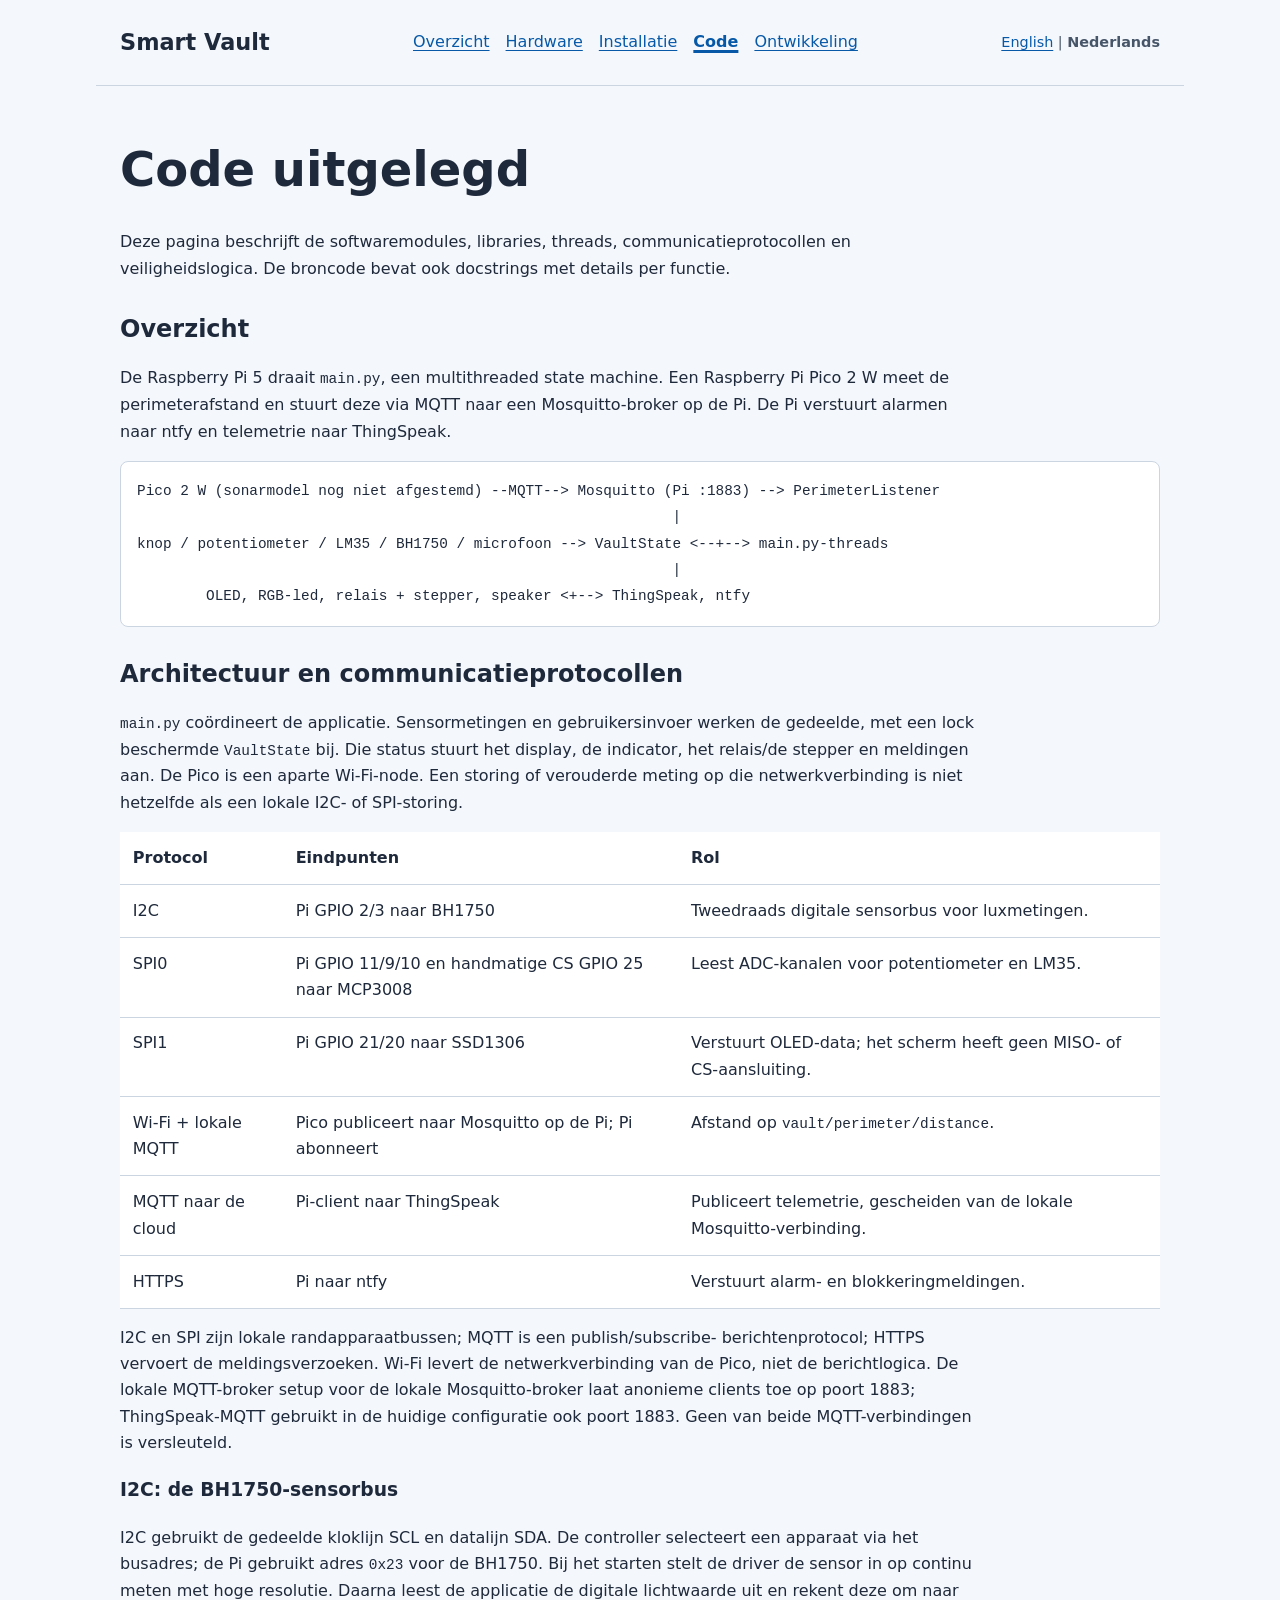
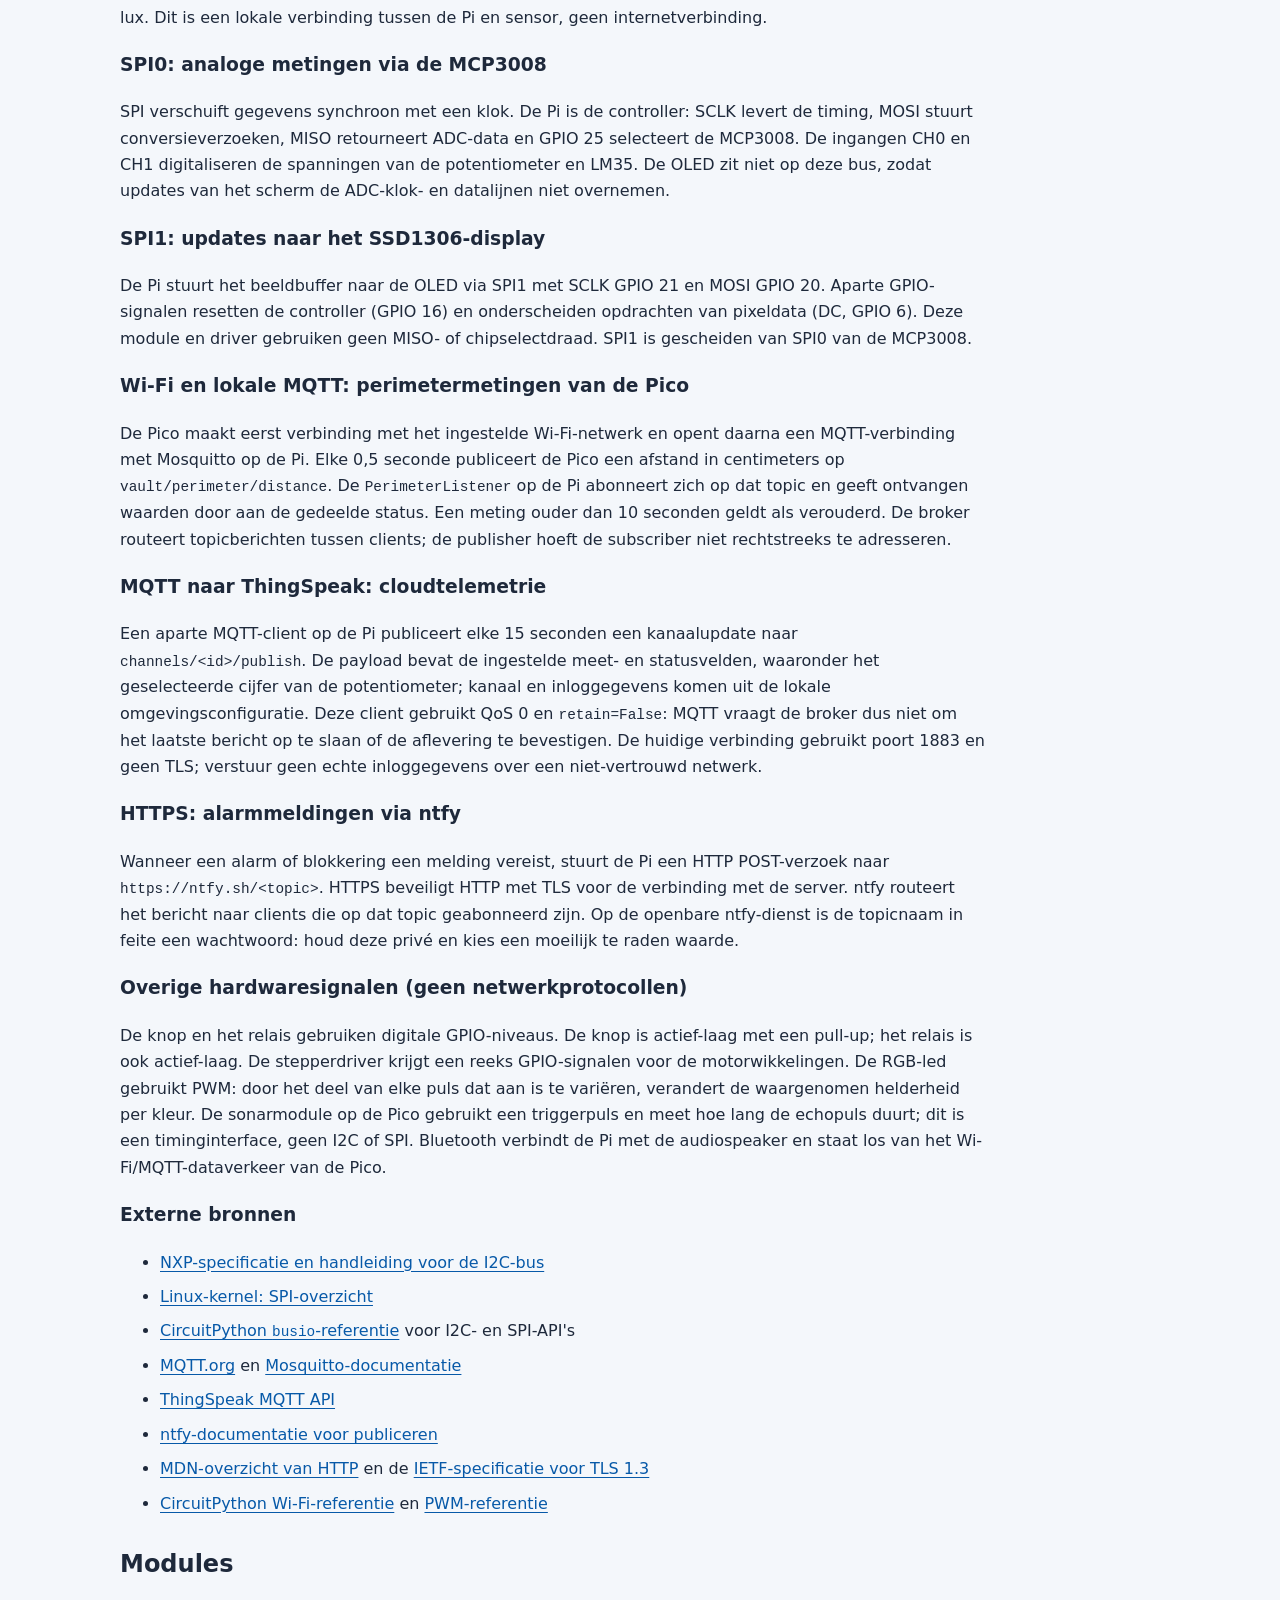
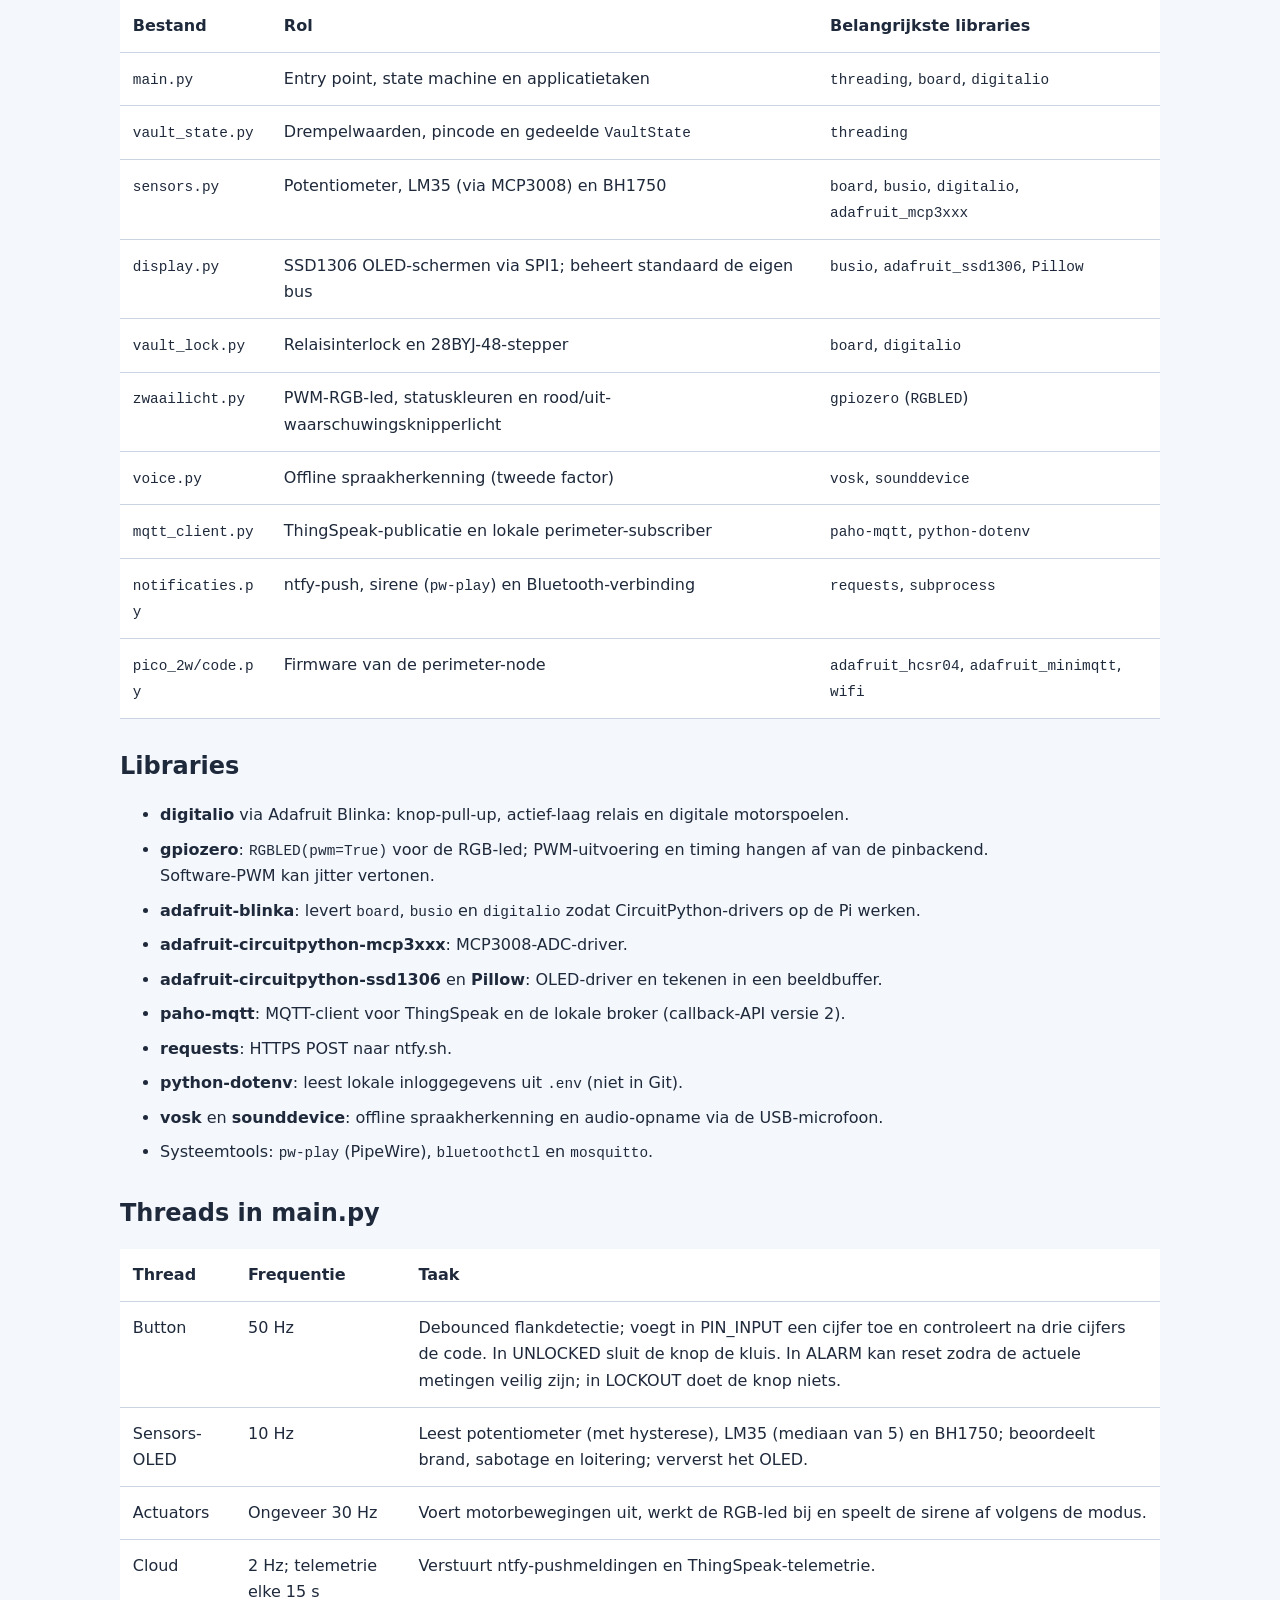
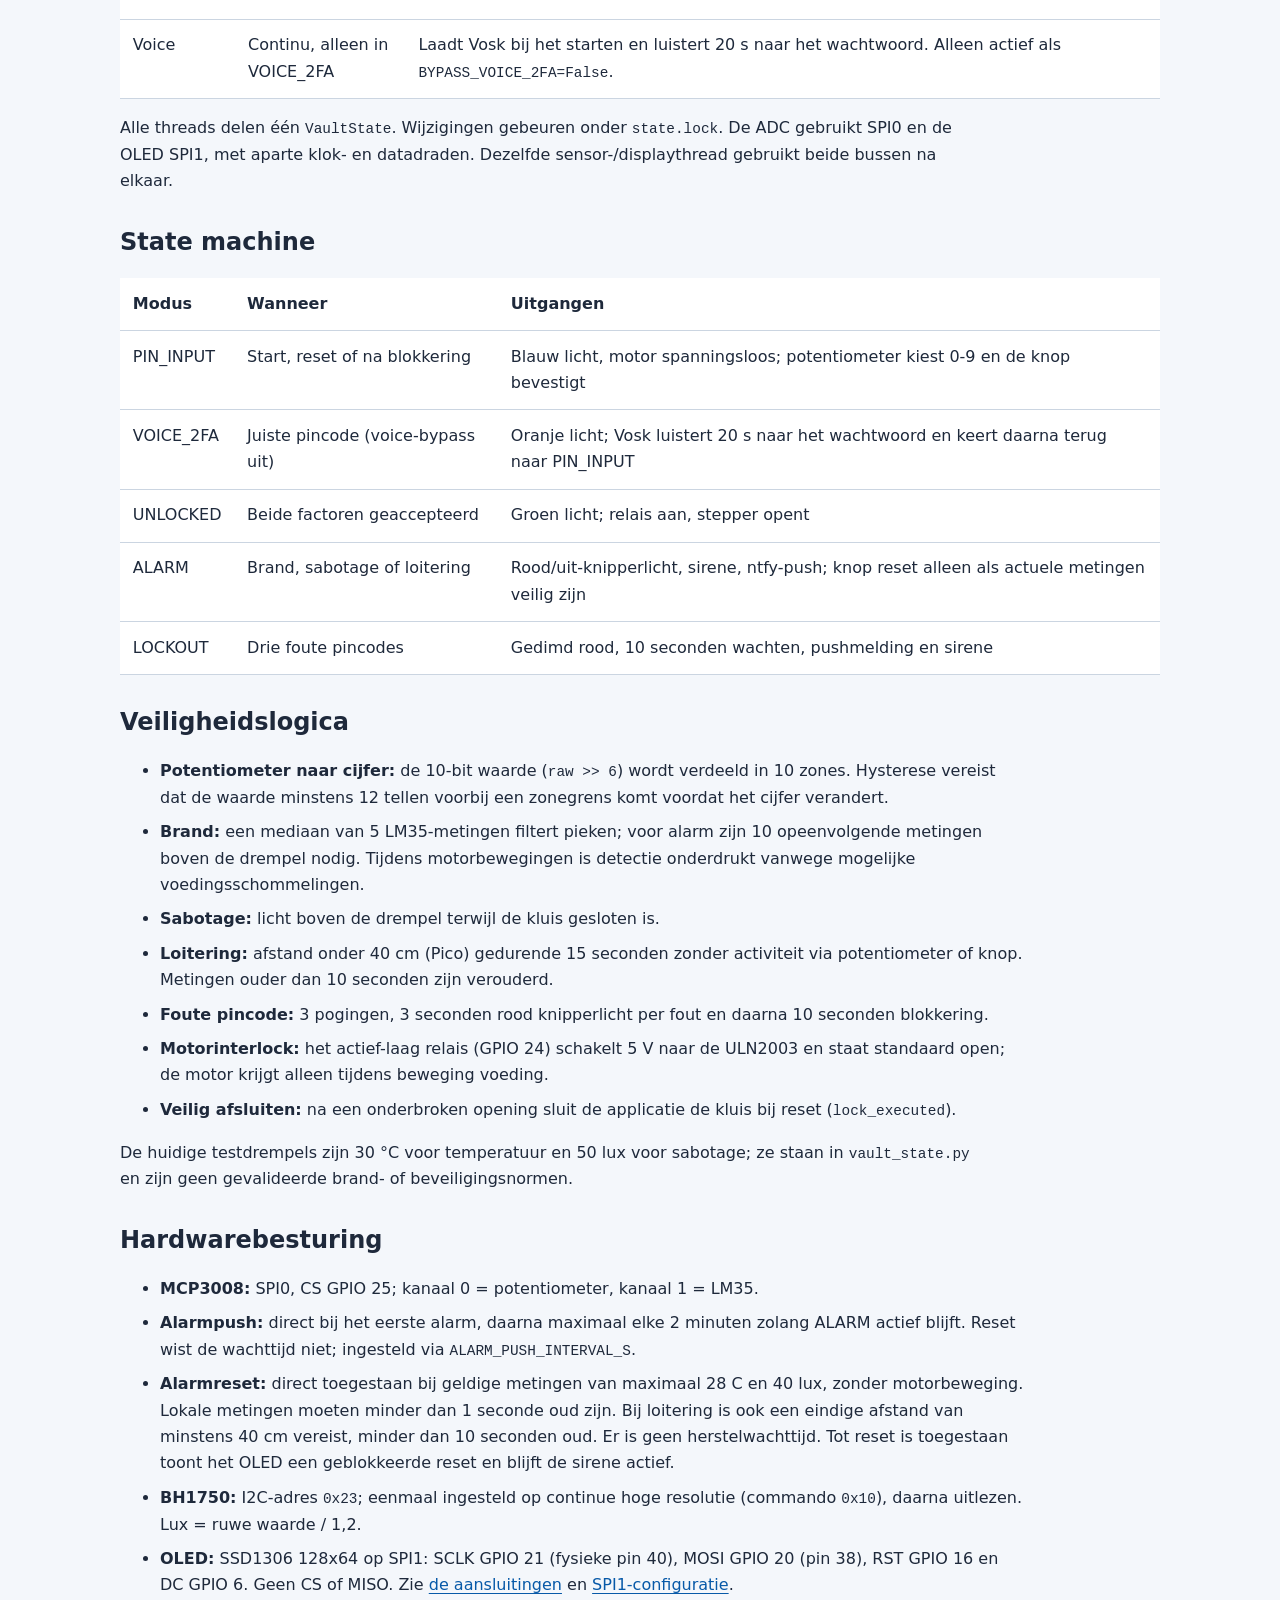
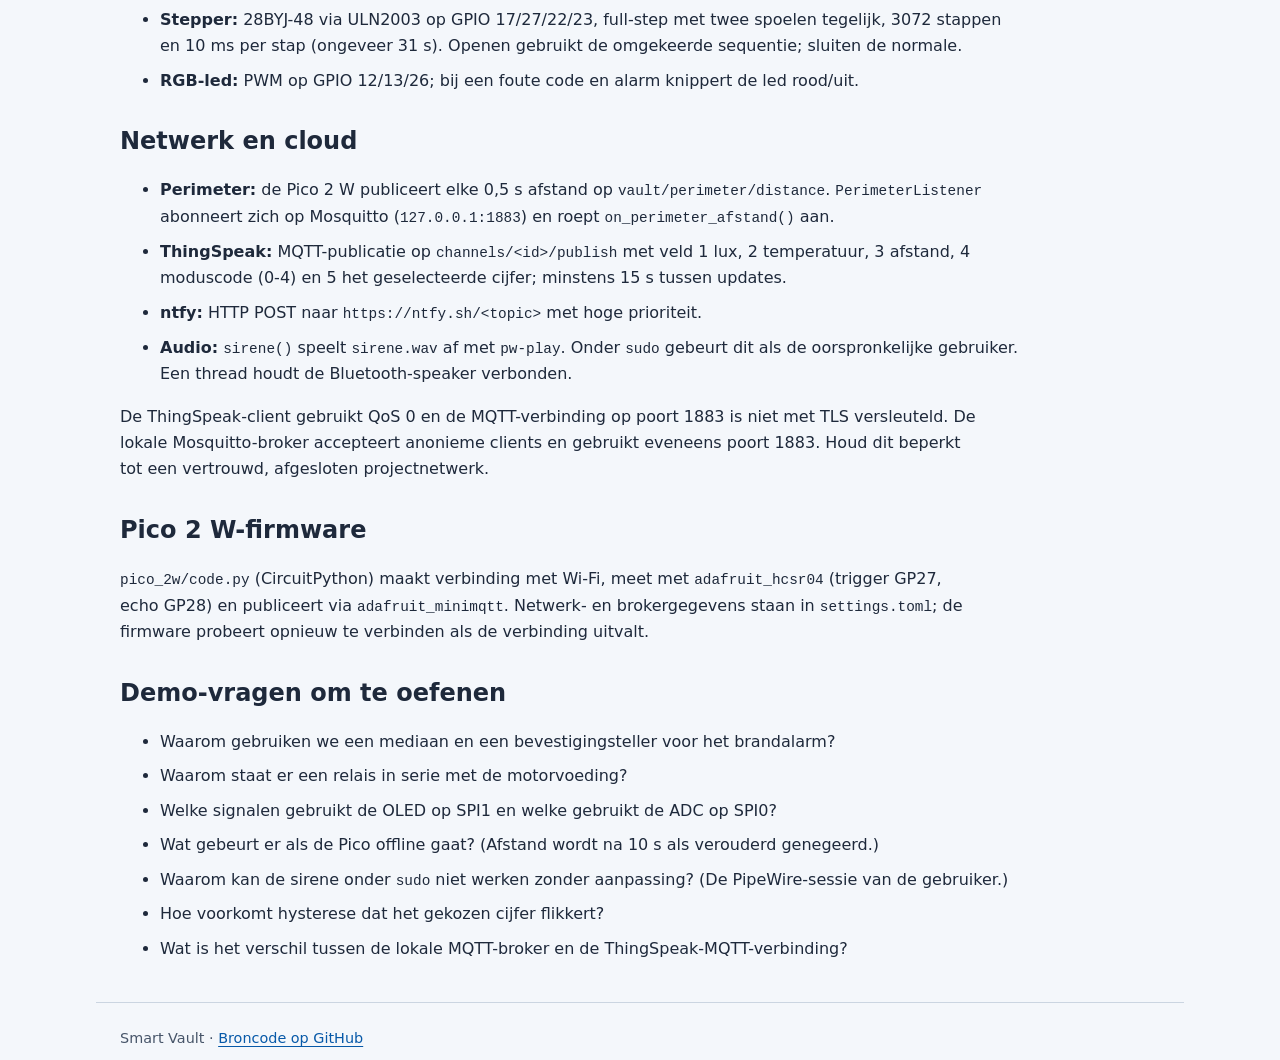
<file: docs/nl/code.html>
<!doctype html>
<html lang="nl">
<head>
  <meta charset="utf-8">
  <meta name="viewport" content="width=device-width, initial-scale=1">
  <title>Smart Vault | Code uitgelegd</title>
  <link rel="stylesheet" href="../assets/style.css">
</head>
<body>
  <header>
    <a class="brand" href="index.html">Smart Vault</a>
    <nav aria-label="Hoofdnavigatie">
      <a href="index.html">Overzicht</a>
      <a href="hardware.html">Hardware</a>
      <a href="setup.html">Installatie</a>
      <a href="code.html" aria-current="page">Code</a>
      <a href="development.html">Ontwikkeling</a>
    </nav>
    <p class="language-switch" aria-label="Taal">
      <a href="../code.html" lang="en">English</a> |
      <span aria-current="page">Nederlands</span>
    </p>
  </header>
  <main>
    <h1>Code uitgelegd</h1>
    <p>Deze pagina beschrijft de softwaremodules, libraries, threads,
      communicatieprotocollen en veiligheidslogica. De broncode bevat ook
      docstrings met details per functie.</p>

    <h2 id="overview">Overzicht</h2>
    <p>De Raspberry Pi 5 draait <code>main.py</code>, een multithreaded state
      machine. Een Raspberry Pi Pico 2 W meet de perimeterafstand en stuurt
      deze via MQTT naar een Mosquitto-broker op de Pi. De Pi verstuurt alarmen
      naar ntfy en telemetrie naar ThingSpeak.</p>
    <pre><code>Pico 2 W (sonarmodel nog niet afgestemd) --MQTT--&gt; Mosquitto (Pi :1883) --&gt; PerimeterListener
                                                              |
knop / potentiometer / LM35 / BH1750 / microfoon --&gt; VaultState &lt;--+--&gt; main.py-threads
                                                              |
        OLED, RGB-led, relais + stepper, speaker &lt;+--&gt; ThingSpeak, ntfy</code></pre>

    <h2 id="protocols">Architectuur en communicatieprotocollen</h2>
    <p><code>main.py</code> coördineert de applicatie. Sensormetingen en
      gebruikersinvoer werken de gedeelde, met een lock beschermde
      <code>VaultState</code> bij. Die status stuurt het display, de indicator,
      het relais/de stepper en meldingen aan. De Pico is een aparte Wi-Fi-node.
      Een storing of verouderde meting op die netwerkverbinding is niet hetzelfde
      als een lokale I2C- of SPI-storing.</p>
    <div class="table-scroll">
      <table>
        <thead><tr><th>Protocol</th><th>Eindpunten</th><th>Rol</th></tr></thead>
        <tbody>
          <tr><td>I2C</td><td>Pi GPIO 2/3 naar BH1750</td><td>Tweedraads digitale sensorbus voor luxmetingen.</td></tr>
          <tr><td>SPI0</td><td>Pi GPIO 11/9/10 en handmatige CS GPIO 25 naar MCP3008</td><td>Leest ADC-kanalen voor potentiometer en LM35.</td></tr>
          <tr><td>SPI1</td><td>Pi GPIO 21/20 naar SSD1306</td><td>Verstuurt OLED-data; het scherm heeft geen MISO- of CS-aansluiting.</td></tr>
          <tr><td>Wi-Fi + lokale MQTT</td><td>Pico publiceert naar Mosquitto op de Pi; Pi abonneert</td><td>Afstand op <code>vault/perimeter/distance</code>.</td></tr>
          <tr><td>MQTT naar de cloud</td><td>Pi-client naar ThingSpeak</td><td>Publiceert telemetrie, gescheiden van de lokale Mosquitto-verbinding.</td></tr>
          <tr><td>HTTPS</td><td>Pi naar ntfy</td><td>Verstuurt alarm- en blokkeringmeldingen.</td></tr>
        </tbody>
      </table>
    </div>
    <p>I2C en SPI zijn lokale randapparaatbussen; MQTT is een publish/subscribe-
      berichtenprotocol; HTTPS vervoert de meldingsverzoeken. Wi-Fi levert de
      netwerkverbinding van de Pico, niet de berichtlogica. De lokale MQTT-broker
      setup voor de lokale Mosquitto-broker laat anonieme clients toe op poort
      1883; ThingSpeak-MQTT gebruikt in de huidige configuratie ook poort 1883.
      Geen van beide MQTT-verbindingen is versleuteld.</p>

    <h3>I2C: de BH1750-sensorbus</h3>
    <p>I2C gebruikt de gedeelde kloklijn SCL en datalijn SDA. De controller
      selecteert een apparaat via het busadres; de Pi gebruikt adres
      <code>0x23</code> voor de BH1750. Bij het starten stelt de driver de sensor
      in op continu meten met hoge resolutie. Daarna leest de applicatie de
      digitale lichtwaarde uit en rekent deze om naar lux. Dit is een lokale
      verbinding tussen de Pi en sensor, geen internetverbinding.</p>

    <h3>SPI0: analoge metingen via de MCP3008</h3>
    <p>SPI verschuift gegevens synchroon met een klok. De Pi is de controller:
      SCLK levert de timing, MOSI stuurt conversieverzoeken, MISO retourneert
      ADC-data en GPIO 25 selecteert de MCP3008. De ingangen CH0 en CH1
      digitaliseren de spanningen van de potentiometer en LM35. De OLED zit niet
      op deze bus, zodat updates van het scherm de ADC-klok- en datalijnen niet
      overnemen.</p>

    <h3>SPI1: updates naar het SSD1306-display</h3>
    <p>De Pi stuurt het beeldbuffer naar de OLED via SPI1 met SCLK GPIO 21 en
      MOSI GPIO 20. Aparte GPIO-signalen resetten de controller (GPIO 16) en
      onderscheiden opdrachten van pixeldata (DC, GPIO 6). Deze module en driver
      gebruiken geen MISO- of chipselectdraad. SPI1 is gescheiden van SPI0 van
      de MCP3008.</p>

    <h3>Wi-Fi en lokale MQTT: perimetermetingen van de Pico</h3>
    <p>De Pico maakt eerst verbinding met het ingestelde Wi-Fi-netwerk en opent
      daarna een MQTT-verbinding met Mosquitto op de Pi. Elke 0,5 seconde
      publiceert de Pico een afstand in centimeters op
      <code>vault/perimeter/distance</code>. De <code>PerimeterListener</code>
      op de Pi abonneert zich op dat topic en geeft ontvangen waarden door aan
      de gedeelde status. Een meting ouder dan 10 seconden geldt als verouderd.
      De broker routeert topicberichten tussen clients; de publisher hoeft de
      subscriber niet rechtstreeks te adresseren.</p>

    <h3>MQTT naar ThingSpeak: cloudtelemetrie</h3>
    <p>Een aparte MQTT-client op de Pi publiceert elke 15 seconden een
      kanaalupdate naar <code>channels/&lt;id&gt;/publish</code>. De payload
      bevat de ingestelde meet- en statusvelden, waaronder het geselecteerde
      cijfer van de potentiometer; kanaal en inloggegevens komen uit de lokale
      omgevingsconfiguratie. Deze client gebruikt QoS 0 en
      <code>retain=False</code>: MQTT vraagt de broker dus niet om het laatste
      bericht op te slaan of de aflevering te bevestigen. De huidige verbinding
      gebruikt poort 1883 en geen TLS; verstuur geen echte inloggegevens over
      een niet-vertrouwd netwerk.</p>

    <h3>HTTPS: alarmmeldingen via ntfy</h3>
    <p>Wanneer een alarm of blokkering een melding vereist, stuurt de Pi een
      HTTP POST-verzoek naar <code>https://ntfy.sh/&lt;topic&gt;</code>. HTTPS
      beveiligt HTTP met TLS voor de verbinding met de server. ntfy routeert het
      bericht naar clients die op dat topic geabonneerd zijn. Op de openbare
      ntfy-dienst is de topicnaam in feite een wachtwoord: houd deze privé en
      kies een moeilijk te raden waarde.</p>

    <h3>Overige hardwaresignalen (geen netwerkprotocollen)</h3>
    <p>De knop en het relais gebruiken digitale GPIO-niveaus. De knop is
      actief-laag met een pull-up; het relais is ook actief-laag. De stepperdriver
      krijgt een reeks GPIO-signalen voor de motorwikkelingen. De RGB-led gebruikt
      PWM: door het deel van elke puls dat aan is te variëren, verandert de
      waargenomen helderheid per kleur. De sonarmodule op de Pico gebruikt een
      triggerpuls en meet hoe lang de echopuls duurt; dit is een timinginterface,
      geen I2C of SPI. Bluetooth verbindt de Pi met de audiospeaker en staat los
      van het Wi-Fi/MQTT-dataverkeer van de Pico.</p>

    <h3>Externe bronnen</h3>
    <ul>
      <li><a href="https://www.nxp.com/docs/en/user-guide/UM10204.pdf">NXP-specificatie en handleiding voor de I2C-bus</a></li>
      <li><a href="https://docs.kernel.org/spi/spi-summary.html">Linux-kernel: SPI-overzicht</a></li>
      <li><a href="https://docs.circuitpython.org/en/latest/shared-bindings/busio/index.html">CircuitPython <code>busio</code>-referentie</a> voor I2C- en SPI-API's</li>
      <li><a href="https://mqtt.org/">MQTT.org</a> en <a href="https://mosquitto.org/documentation/">Mosquitto-documentatie</a></li>
      <li><a href="https://www.mathworks.com/help/thingspeak/mqtt-api.html">ThingSpeak MQTT API</a></li>
      <li><a href="https://docs.ntfy.sh/publish/">ntfy-documentatie voor publiceren</a></li>
      <li><a href="https://developer.mozilla.org/en-US/docs/Web/HTTP/Guides/Overview">MDN-overzicht van HTTP</a> en de <a href="https://www.rfc-editor.org/rfc/rfc8446">IETF-specificatie voor TLS 1.3</a></li>
      <li><a href="https://docs.circuitpython.org/en/latest/shared-bindings/wifi/index.html">CircuitPython Wi-Fi-referentie</a> en <a href="https://docs.circuitpython.org/en/latest/shared-bindings/pwmio/index.html">PWM-referentie</a></li>
    </ul>

    <h2 id="modules">Modules</h2>
    <div class="table-scroll">
      <table>
        <thead><tr><th>Bestand</th><th>Rol</th><th>Belangrijkste libraries</th></tr></thead>
        <tbody>
          <tr><td><code>main.py</code></td><td>Entry point, state machine en applicatietaken</td><td><code>threading</code>, <code>board</code>, <code>digitalio</code></td></tr>
          <tr><td><code>vault_state.py</code></td><td>Drempelwaarden, pincode en gedeelde <code>VaultState</code></td><td><code>threading</code></td></tr>
          <tr><td><code>sensors.py</code></td><td>Potentiometer, LM35 (via MCP3008) en BH1750</td><td><code>board</code>, <code>busio</code>, <code>digitalio</code>, <code>adafruit_mcp3xxx</code></td></tr>
          <tr><td><code>display.py</code></td><td>SSD1306 OLED-schermen via SPI1; beheert standaard de eigen bus</td><td><code>busio</code>, <code>adafruit_ssd1306</code>, <code>Pillow</code></td></tr>
          <tr><td><code>vault_lock.py</code></td><td>Relaisinterlock en 28BYJ-48-stepper</td><td><code>board</code>, <code>digitalio</code></td></tr>
          <tr><td><code>zwaailicht.py</code></td><td>PWM-RGB-led, statuskleuren en rood/uit-waarschuwingsknipperlicht</td><td><code>gpiozero</code> (<code>RGBLED</code>)</td></tr>
          <tr><td><code>voice.py</code></td><td>Offline spraakherkenning (tweede factor)</td><td><code>vosk</code>, <code>sounddevice</code></td></tr>
          <tr><td><code>mqtt_client.py</code></td><td>ThingSpeak-publicatie en lokale perimeter-subscriber</td><td><code>paho-mqtt</code>, <code>python-dotenv</code></td></tr>
          <tr><td><code>notificaties.py</code></td><td>ntfy-push, sirene (<code>pw-play</code>) en Bluetooth-verbinding</td><td><code>requests</code>, <code>subprocess</code></td></tr>
          <tr><td><code>pico_2w/code.py</code></td><td>Firmware van de perimeter-node</td><td><code>adafruit_hcsr04</code>, <code>adafruit_minimqtt</code>, <code>wifi</code></td></tr>
        </tbody>
      </table>
    </div>

    <h2 id="libraries">Libraries</h2>
    <ul>
      <li><strong>digitalio</strong> via Adafruit Blinka: knop-pull-up, actief-laag relais en digitale motorspoelen.</li>
      <li><strong>gpiozero</strong>: <code>RGBLED(pwm=True)</code> voor de RGB-led; PWM-uitvoering en timing hangen af van de pinbackend. Software-PWM kan jitter vertonen.</li>
      <li><strong>adafruit-blinka</strong>: levert <code>board</code>, <code>busio</code> en <code>digitalio</code> zodat CircuitPython-drivers op de Pi werken.</li>
      <li><strong>adafruit-circuitpython-mcp3xxx</strong>: MCP3008-ADC-driver.</li>
      <li><strong>adafruit-circuitpython-ssd1306</strong> en <strong>Pillow</strong>: OLED-driver en tekenen in een beeldbuffer.</li>
      <li><strong>paho-mqtt</strong>: MQTT-client voor ThingSpeak en de lokale broker (callback-API versie 2).</li>
      <li><strong>requests</strong>: HTTPS POST naar ntfy.sh.</li>
      <li><strong>python-dotenv</strong>: leest lokale inloggegevens uit <code>.env</code> (niet in Git).</li>
      <li><strong>vosk</strong> en <strong>sounddevice</strong>: offline spraakherkenning en audio-opname via de USB-microfoon.</li>
      <li>Systeemtools: <code>pw-play</code> (PipeWire), <code>bluetoothctl</code> en <code>mosquitto</code>.</li>
    </ul>

    <h2 id="threads">Threads in main.py</h2>
    <div class="table-scroll">
      <table>
        <thead><tr><th>Thread</th><th>Frequentie</th><th>Taak</th></tr></thead>
        <tbody>
          <tr><td>Button</td><td>50 Hz</td><td>Debounced flankdetectie; voegt in PIN_INPUT een cijfer toe en controleert na drie cijfers de code. In UNLOCKED sluit de knop de kluis. In ALARM kan reset zodra de actuele metingen veilig zijn; in LOCKOUT doet de knop niets.</td></tr>
          <tr><td>Sensors-OLED</td><td>10 Hz</td><td>Leest potentiometer (met hysterese), LM35 (mediaan van 5) en BH1750; beoordeelt brand, sabotage en loitering; ververst het OLED.</td></tr>
          <tr><td>Actuators</td><td>Ongeveer 30 Hz</td><td>Voert motorbewegingen uit, werkt de RGB-led bij en speelt de sirene af volgens de modus.</td></tr>
          <tr><td>Cloud</td><td>2 Hz; telemetrie elke 15 s</td><td>Verstuurt ntfy-pushmeldingen en ThingSpeak-telemetrie.</td></tr>
          <tr><td>Voice</td><td>Continu, alleen in VOICE_2FA</td><td>Laadt Vosk bij het starten en luistert 20 s naar het wachtwoord. Alleen actief als <code>BYPASS_VOICE_2FA=False</code>.</td></tr>
        </tbody>
      </table>
    </div>
    <p>Alle threads delen één <code>VaultState</code>. Wijzigingen gebeuren onder
      <code>state.lock</code>. De ADC gebruikt SPI0 en de OLED SPI1, met aparte
      klok- en datadraden. Dezelfde sensor-/displaythread gebruikt beide bussen
      na elkaar.</p>

    <h2 id="state-machine">State machine</h2>
    <div class="table-scroll">
      <table>
        <thead><tr><th>Modus</th><th>Wanneer</th><th>Uitgangen</th></tr></thead>
        <tbody>
          <tr><td>PIN_INPUT</td><td>Start, reset of na blokkering</td><td>Blauw licht, motor spanningsloos; potentiometer kiest 0-9 en de knop bevestigt</td></tr>
          <tr><td>VOICE_2FA</td><td>Juiste pincode (voice-bypass uit)</td><td>Oranje licht; Vosk luistert 20 s naar het wachtwoord en keert daarna terug naar PIN_INPUT</td></tr>
          <tr><td>UNLOCKED</td><td>Beide factoren geaccepteerd</td><td>Groen licht; relais aan, stepper opent</td></tr>
          <tr><td>ALARM</td><td>Brand, sabotage of loitering</td><td>Rood/uit-knipperlicht, sirene, ntfy-push; knop reset alleen als actuele metingen veilig zijn</td></tr>
          <tr><td>LOCKOUT</td><td>Drie foute pincodes</td><td>Gedimd rood, 10 seconden wachten, pushmelding en sirene</td></tr>
        </tbody>
      </table>
    </div>

    <h2 id="security">Veiligheidslogica</h2>
    <ul>
      <li><strong>Potentiometer naar cijfer:</strong> de 10-bit waarde (<code>raw &gt;&gt; 6</code>) wordt verdeeld in 10 zones. Hysterese vereist dat de waarde minstens 12 tellen voorbij een zonegrens komt voordat het cijfer verandert.</li>
      <li><strong>Brand:</strong> een mediaan van 5 LM35-metingen filtert pieken; voor alarm zijn 10 opeenvolgende metingen boven de drempel nodig. Tijdens motorbewegingen is detectie onderdrukt vanwege mogelijke voedingsschommelingen.</li>
      <li><strong>Sabotage:</strong> licht boven de drempel terwijl de kluis gesloten is.</li>
      <li><strong>Loitering:</strong> afstand onder 40 cm (Pico) gedurende 15 seconden zonder activiteit via potentiometer of knop. Metingen ouder dan 10 seconden zijn verouderd.</li>
      <li><strong>Foute pincode:</strong> 3 pogingen, 3 seconden rood knipperlicht per fout en daarna 10 seconden blokkering.</li>
      <li><strong>Motorinterlock:</strong> het actief-laag relais (GPIO 24) schakelt 5 V naar de ULN2003 en staat standaard open; de motor krijgt alleen tijdens beweging voeding.</li>
      <li><strong>Veilig afsluiten:</strong> na een onderbroken opening sluit de applicatie de kluis bij reset (<code>lock_executed</code>).</li>
    </ul>
    <p>De huidige testdrempels zijn 30 &deg;C voor temperatuur en 50 lux voor
      sabotage; ze staan in <code>vault_state.py</code> en zijn geen gevalideerde
      brand- of beveiligingsnormen.</p>

    <h2 id="hardware">Hardwarebesturing</h2>
    <ul>
      <li><strong>MCP3008:</strong> SPI0, CS GPIO 25; kanaal 0 = potentiometer, kanaal 1 = LM35.</li>
      <li><strong>Alarmpush:</strong> direct bij het eerste alarm, daarna maximaal elke 2 minuten zolang ALARM actief blijft. Reset wist de wachttijd niet; ingesteld via <code>ALARM_PUSH_INTERVAL_S</code>.</li>
      <li><strong>Alarmreset:</strong> direct toegestaan bij geldige metingen van maximaal 28 C en 40 lux, zonder motorbeweging. Lokale metingen moeten minder dan 1 seconde oud zijn. Bij loitering is ook een eindige afstand van minstens 40 cm vereist, minder dan 10 seconden oud. Er is geen herstelwachttijd. Tot reset is toegestaan toont het OLED een geblokkeerde reset en blijft de sirene actief.</li>
      <li><strong>BH1750:</strong> I2C-adres <code>0x23</code>; eenmaal ingesteld op continue hoge resolutie (commando <code>0x10</code>), daarna uitlezen. Lux = ruwe waarde / 1,2.</li>
      <li><strong>OLED:</strong> SSD1306 128x64 op SPI1: SCLK GPIO 21 (fysieke pin 40), MOSI GPIO 20 (pin 38), RST GPIO 16 en DC GPIO 6. Geen CS of MISO. Zie <a href="hardware.html">de aansluitingen</a> en <a href="setup.html#spi1">SPI1-configuratie</a>.</li>
      <li><strong>Stepper:</strong> 28BYJ-48 via ULN2003 op GPIO 17/27/22/23, full-step met twee spoelen tegelijk, 3072 stappen en 10 ms per stap (ongeveer 31 s). Openen gebruikt de omgekeerde sequentie; sluiten de normale.</li>
      <li><strong>RGB-led:</strong> PWM op GPIO 12/13/26; bij een foute code en alarm knippert de led rood/uit.</li>
    </ul>

    <h2 id="network">Netwerk en cloud</h2>
    <ul>
      <li><strong>Perimeter:</strong> de Pico 2 W publiceert elke 0,5 s afstand op <code>vault/perimeter/distance</code>. <code>PerimeterListener</code> abonneert zich op Mosquitto (<code>127.0.0.1:1883</code>) en roept <code>on_perimeter_afstand()</code> aan.</li>
      <li><strong>ThingSpeak:</strong> MQTT-publicatie op <code>channels/&lt;id&gt;/publish</code> met veld 1 lux, 2 temperatuur, 3 afstand, 4 moduscode (0-4) en 5 het geselecteerde cijfer; minstens 15 s tussen updates.</li>
      <li><strong>ntfy:</strong> HTTP POST naar <code>https://ntfy.sh/&lt;topic&gt;</code> met hoge prioriteit.</li>
      <li><strong>Audio:</strong> <code>sirene()</code> speelt <code>sirene.wav</code> af met <code>pw-play</code>. Onder <code>sudo</code> gebeurt dit als de oorspronkelijke gebruiker. Een thread houdt de Bluetooth-speaker verbonden.</li>
    </ul>
    <p>De ThingSpeak-client gebruikt QoS 0 en de MQTT-verbinding op poort 1883
      is niet met TLS versleuteld. De lokale Mosquitto-broker accepteert anonieme
      clients en gebruikt eveneens poort 1883. Houd dit beperkt tot een vertrouwd,
      afgesloten projectnetwerk.</p>

    <h2 id="pico">Pico 2 W-firmware</h2>
    <p><code>pico_2w/code.py</code> (CircuitPython) maakt verbinding met Wi-Fi,
      meet met <code>adafruit_hcsr04</code> (trigger GP27, echo GP28) en
      publiceert via <code>adafruit_minimqtt</code>. Netwerk- en brokergegevens
      staan in <code>settings.toml</code>; de firmware probeert opnieuw te
      verbinden als de verbinding uitvalt.</p>

    <h2 id="demo">Demo-vragen om te oefenen</h2>
    <ul>
      <li>Waarom gebruiken we een mediaan en een bevestigingsteller voor het brandalarm?</li>
      <li>Waarom staat er een relais in serie met de motorvoeding?</li>
      <li>Welke signalen gebruikt de OLED op SPI1 en welke gebruikt de ADC op SPI0?</li>
      <li>Wat gebeurt er als de Pico offline gaat? (Afstand wordt na 10 s als verouderd genegeerd.)</li>
      <li>Waarom kan de sirene onder <code>sudo</code> niet werken zonder aanpassing? (De PipeWire-sessie van de gebruiker.)</li>
      <li>Hoe voorkomt hysterese dat het gekozen cijfer flikkert?</li>
      <li>Wat is het verschil tussen de lokale MQTT-broker en de ThingSpeak-MQTT-verbinding?</li>
    </ul>
  </main>
  <footer>Smart Vault &middot; <a href="https://github.com/WouterHeijligen/IoT_SmartVault">Broncode op GitHub</a></footer>
</body>
</html>
</file>
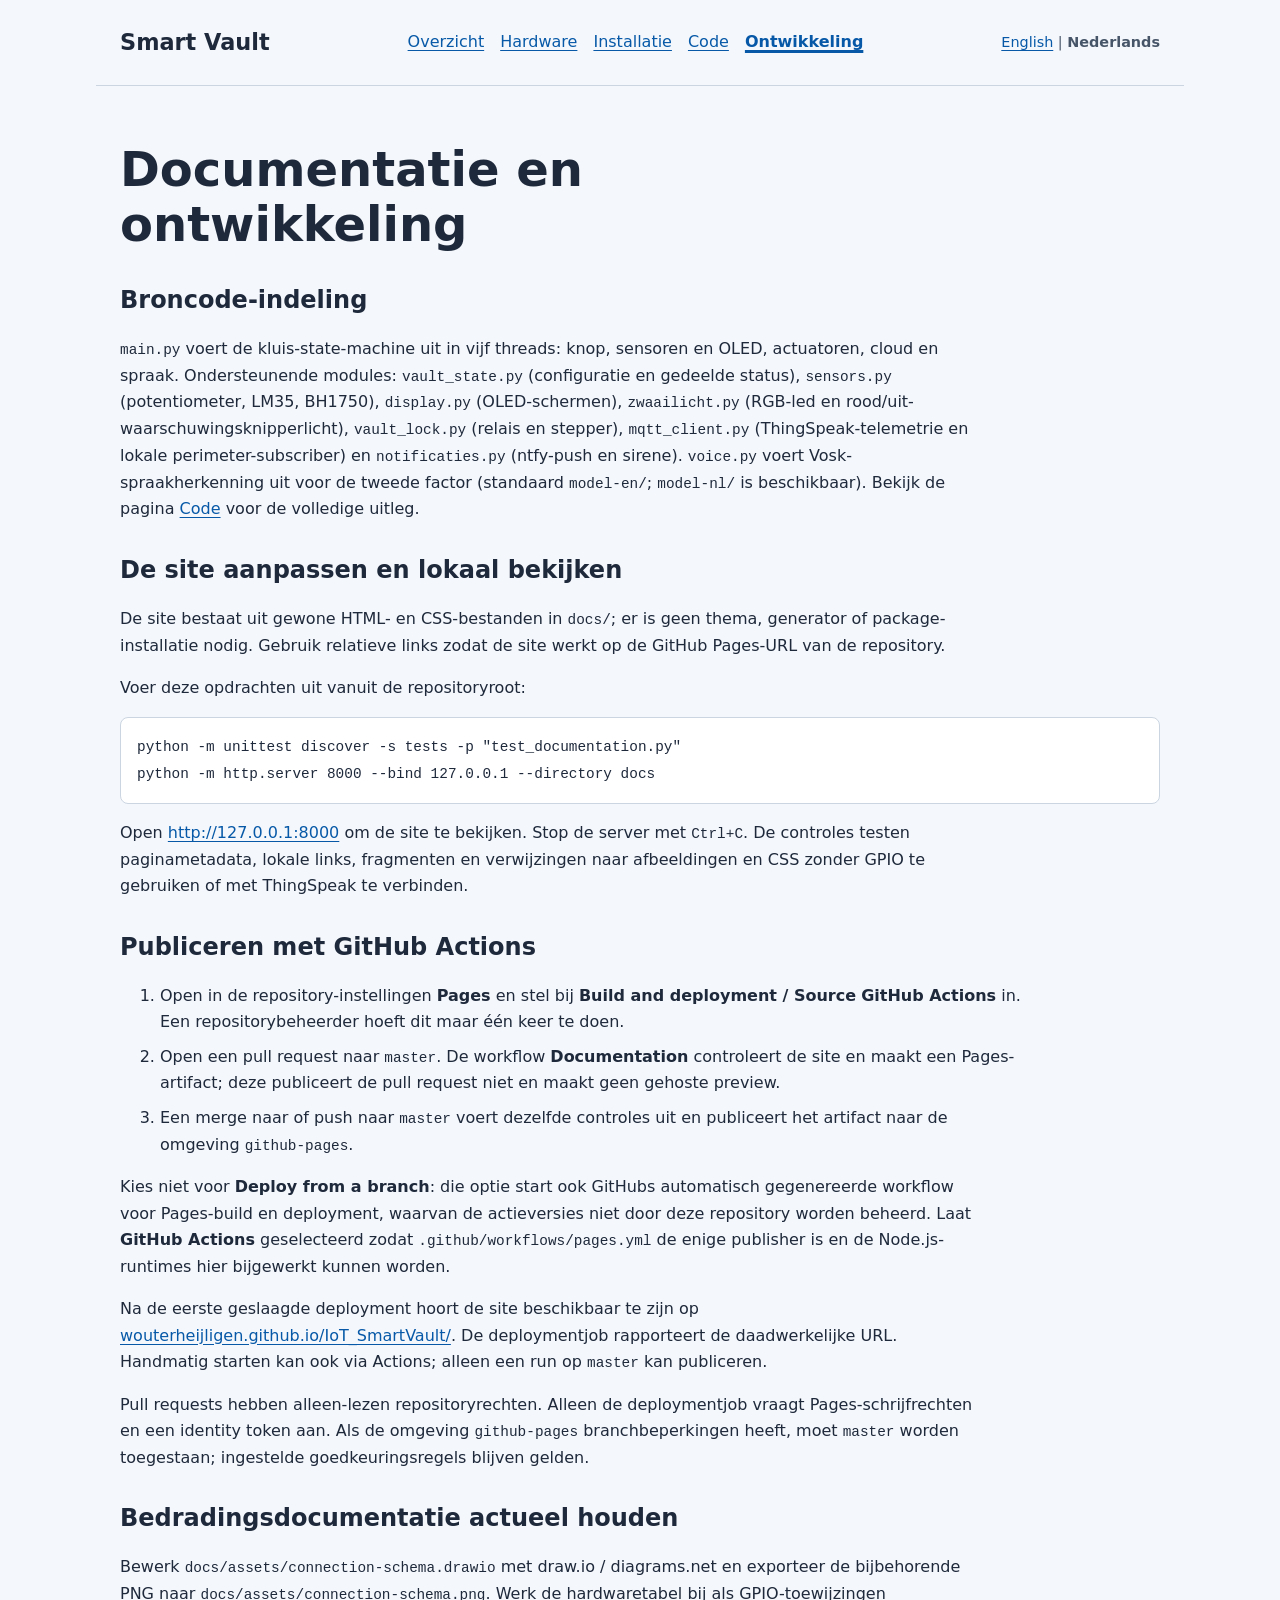
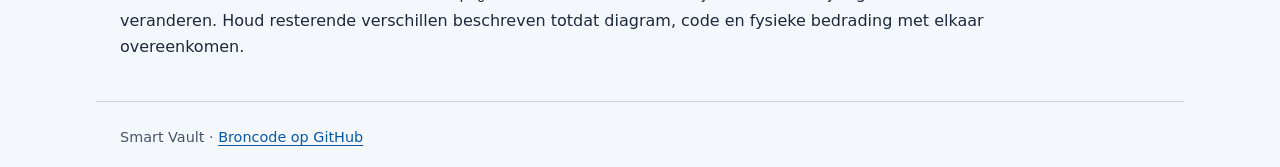
<file: docs/nl/development.html>
<!doctype html>
<html lang="nl">
<head>
  <meta charset="utf-8">
  <meta name="viewport" content="width=device-width, initial-scale=1">
  <title>Smart Vault | Ontwikkeling</title>
  <link rel="stylesheet" href="../assets/style.css">
</head>
<body>
  <header>
    <a class="brand" href="index.html">Smart Vault</a>
    <nav aria-label="Hoofdnavigatie">
      <a href="index.html">Overzicht</a>
      <a href="hardware.html">Hardware</a>
      <a href="setup.html">Installatie</a>
      <a href="code.html">Code</a>
      <a href="development.html" aria-current="page">Ontwikkeling</a>
    </nav>
    <p class="language-switch" aria-label="Taal">
      <a href="../development.html" lang="en">English</a> |
      <span aria-current="page">Nederlands</span>
    </p>
  </header>
  <main>
    <h1>Documentatie en ontwikkeling</h1>
    <h2>Broncode-indeling</h2>
    <p><code>main.py</code> voert de kluis-state-machine uit in vijf threads:
      knop, sensoren en OLED, actuatoren, cloud en spraak. Ondersteunende modules:
      <code>vault_state.py</code> (configuratie en gedeelde status),
      <code>sensors.py</code> (potentiometer, LM35, BH1750),
      <code>display.py</code> (OLED-schermen), <code>zwaailicht.py</code> (RGB-led
      en rood/uit-waarschuwingsknipperlicht), <code>vault_lock.py</code> (relais
      en stepper), <code>mqtt_client.py</code> (ThingSpeak-telemetrie en lokale
      perimeter-subscriber) en <code>notificaties.py</code> (ntfy-push en sirene).
      <code>voice.py</code> voert Vosk-spraakherkenning uit voor de tweede factor
      (standaard <code>model-en/</code>; <code>model-nl/</code> is beschikbaar).
      Bekijk de pagina <a href="code.html">Code</a> voor de volledige uitleg.</p>

    <h2>De site aanpassen en lokaal bekijken</h2>
    <p>De site bestaat uit gewone HTML- en CSS-bestanden in <code>docs/</code>;
      er is geen thema, generator of package-installatie nodig. Gebruik relatieve
      links zodat de site werkt op de GitHub Pages-URL van de repository.</p>
    <p>Voer deze opdrachten uit vanuit de repositoryroot:</p>
    <pre><code>python -m unittest discover -s tests -p "test_documentation.py"
python -m http.server 8000 --bind 127.0.0.1 --directory docs</code></pre>
    <p>Open <a href="http://127.0.0.1:8000">http://127.0.0.1:8000</a> om de site
      te bekijken. Stop de server met <kbd>Ctrl+C</kbd>. De controles testen
      paginametadata, lokale links, fragmenten en verwijzingen naar afbeeldingen
      en CSS zonder GPIO te gebruiken of met ThingSpeak te verbinden.</p>

    <h2>Publiceren met GitHub Actions</h2>
    <ol>
      <li>Open in de repository-instellingen <strong>Pages</strong> en stel bij
        <strong>Build and deployment / Source</strong> <strong>GitHub Actions</strong>
        in. Een repositorybeheerder hoeft dit maar één keer te doen.</li>
      <li>Open een pull request naar <code>master</code>. De workflow
        <strong>Documentation</strong> controleert de site en maakt een Pages-artifact;
        deze publiceert de pull request niet en maakt geen gehoste preview.</li>
      <li>Een merge naar of push naar <code>master</code> voert dezelfde controles
        uit en publiceert het artifact naar de omgeving <code>github-pages</code>.</li>
    </ol>
    <p>Kies niet voor <strong>Deploy from a branch</strong>: die optie start ook
      GitHubs automatisch gegenereerde workflow voor Pages-build en deployment,
      waarvan de actieversies niet door deze repository worden beheerd. Laat
      <strong>GitHub Actions</strong> geselecteerd zodat
      <code>.github/workflows/pages.yml</code> de enige publisher is en de
      Node.js-runtimes hier bijgewerkt kunnen worden.</p>
    <p>Na de eerste geslaagde deployment hoort de site beschikbaar te zijn op
      <a href="https://wouterheijligen.github.io/IoT_SmartVault/">wouterheijligen.github.io/IoT_SmartVault/</a>.
      De deploymentjob rapporteert de daadwerkelijke URL. Handmatig starten kan
      ook via Actions; alleen een run op <code>master</code> kan publiceren.</p>
    <p>Pull requests hebben alleen-lezen repositoryrechten. Alleen de
      deploymentjob vraagt Pages-schrijfrechten en een identity token aan. Als
      de omgeving <code>github-pages</code> branchbeperkingen heeft, moet
      <code>master</code> worden toegestaan; ingestelde goedkeuringsregels blijven gelden.</p>

    <h2>Bedradingsdocumentatie actueel houden</h2>
    <p>Bewerk <code>docs/assets/connection-schema.drawio</code> met draw.io /
      diagrams.net en exporteer de bijbehorende PNG naar
      <code>docs/assets/connection-schema.png</code>. Werk de hardwaretabel bij
      als GPIO-toewijzingen veranderen. Houd resterende verschillen beschreven
      totdat diagram, code en fysieke bedrading met elkaar overeenkomen.</p>
  </main>
  <footer>Smart Vault &middot; <a href="https://github.com/WouterHeijligen/IoT_SmartVault">Broncode op GitHub</a></footer>
</body>
</html>
</file>
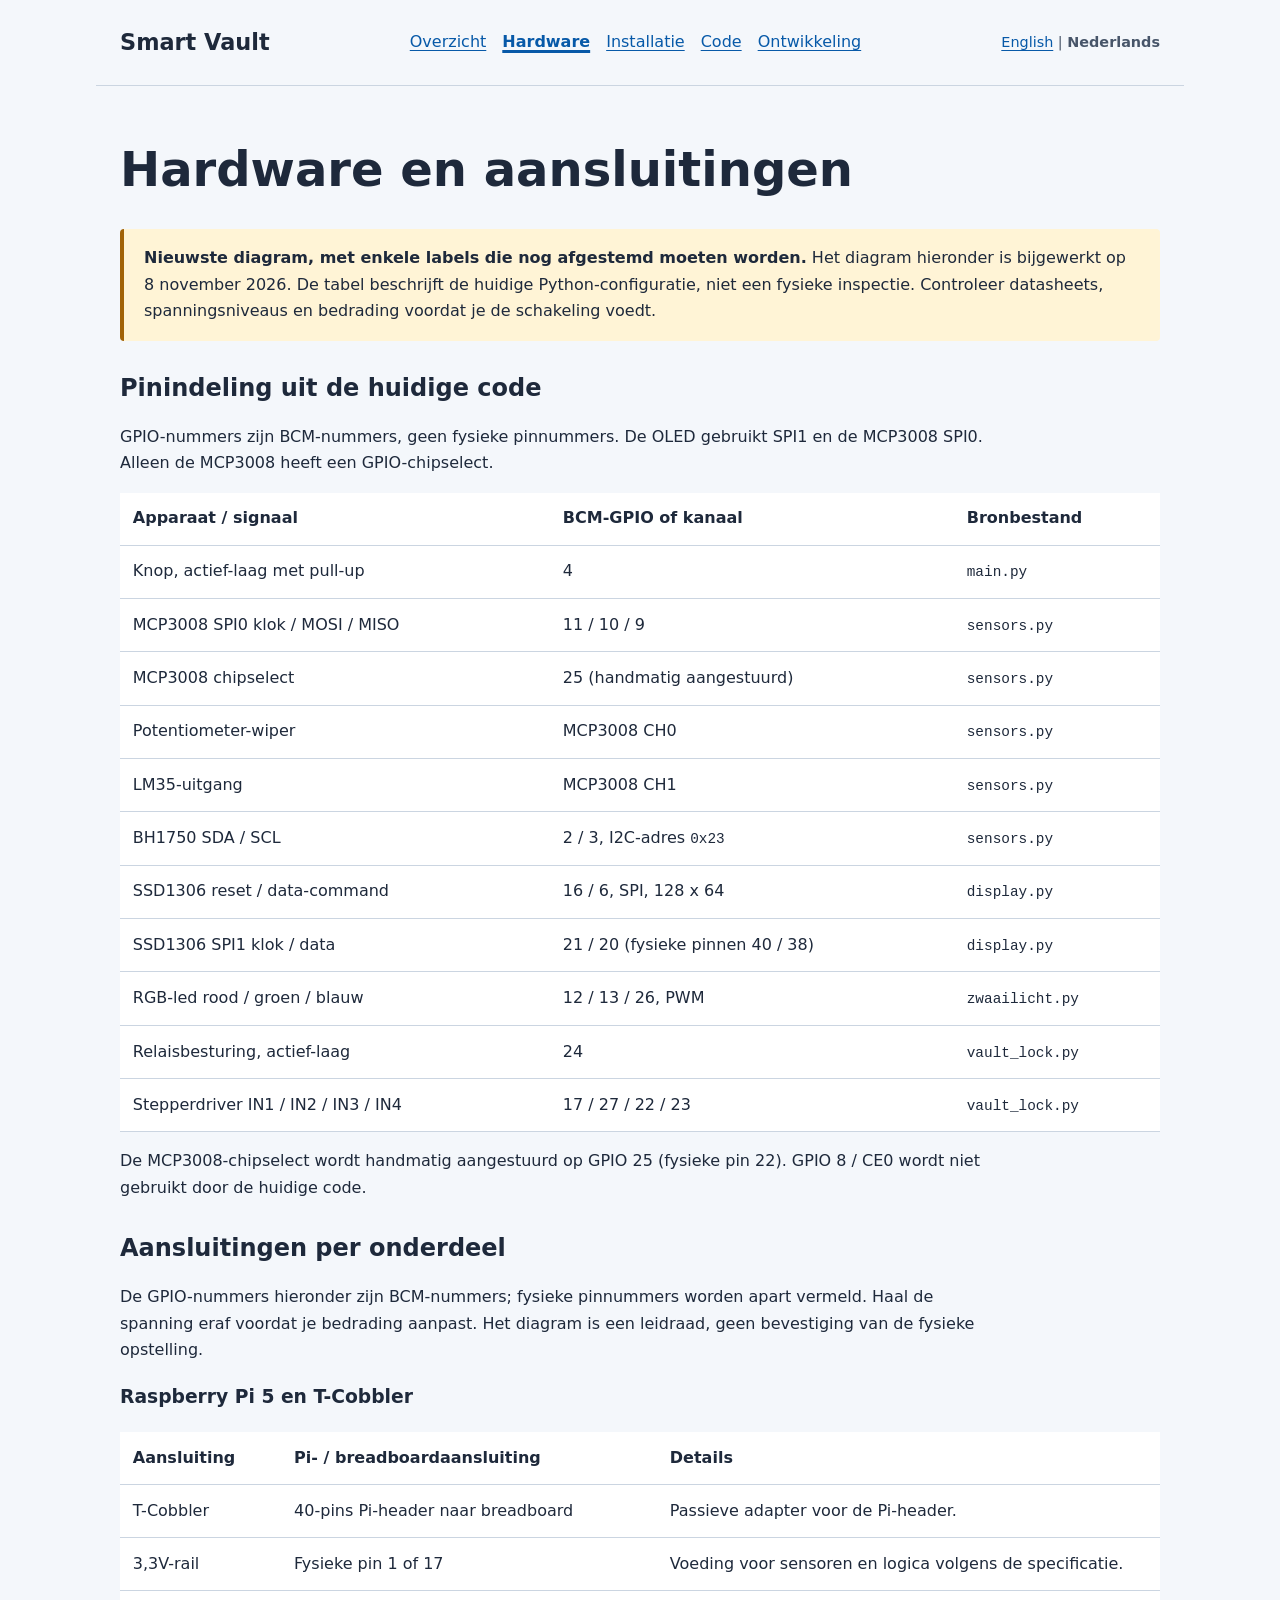
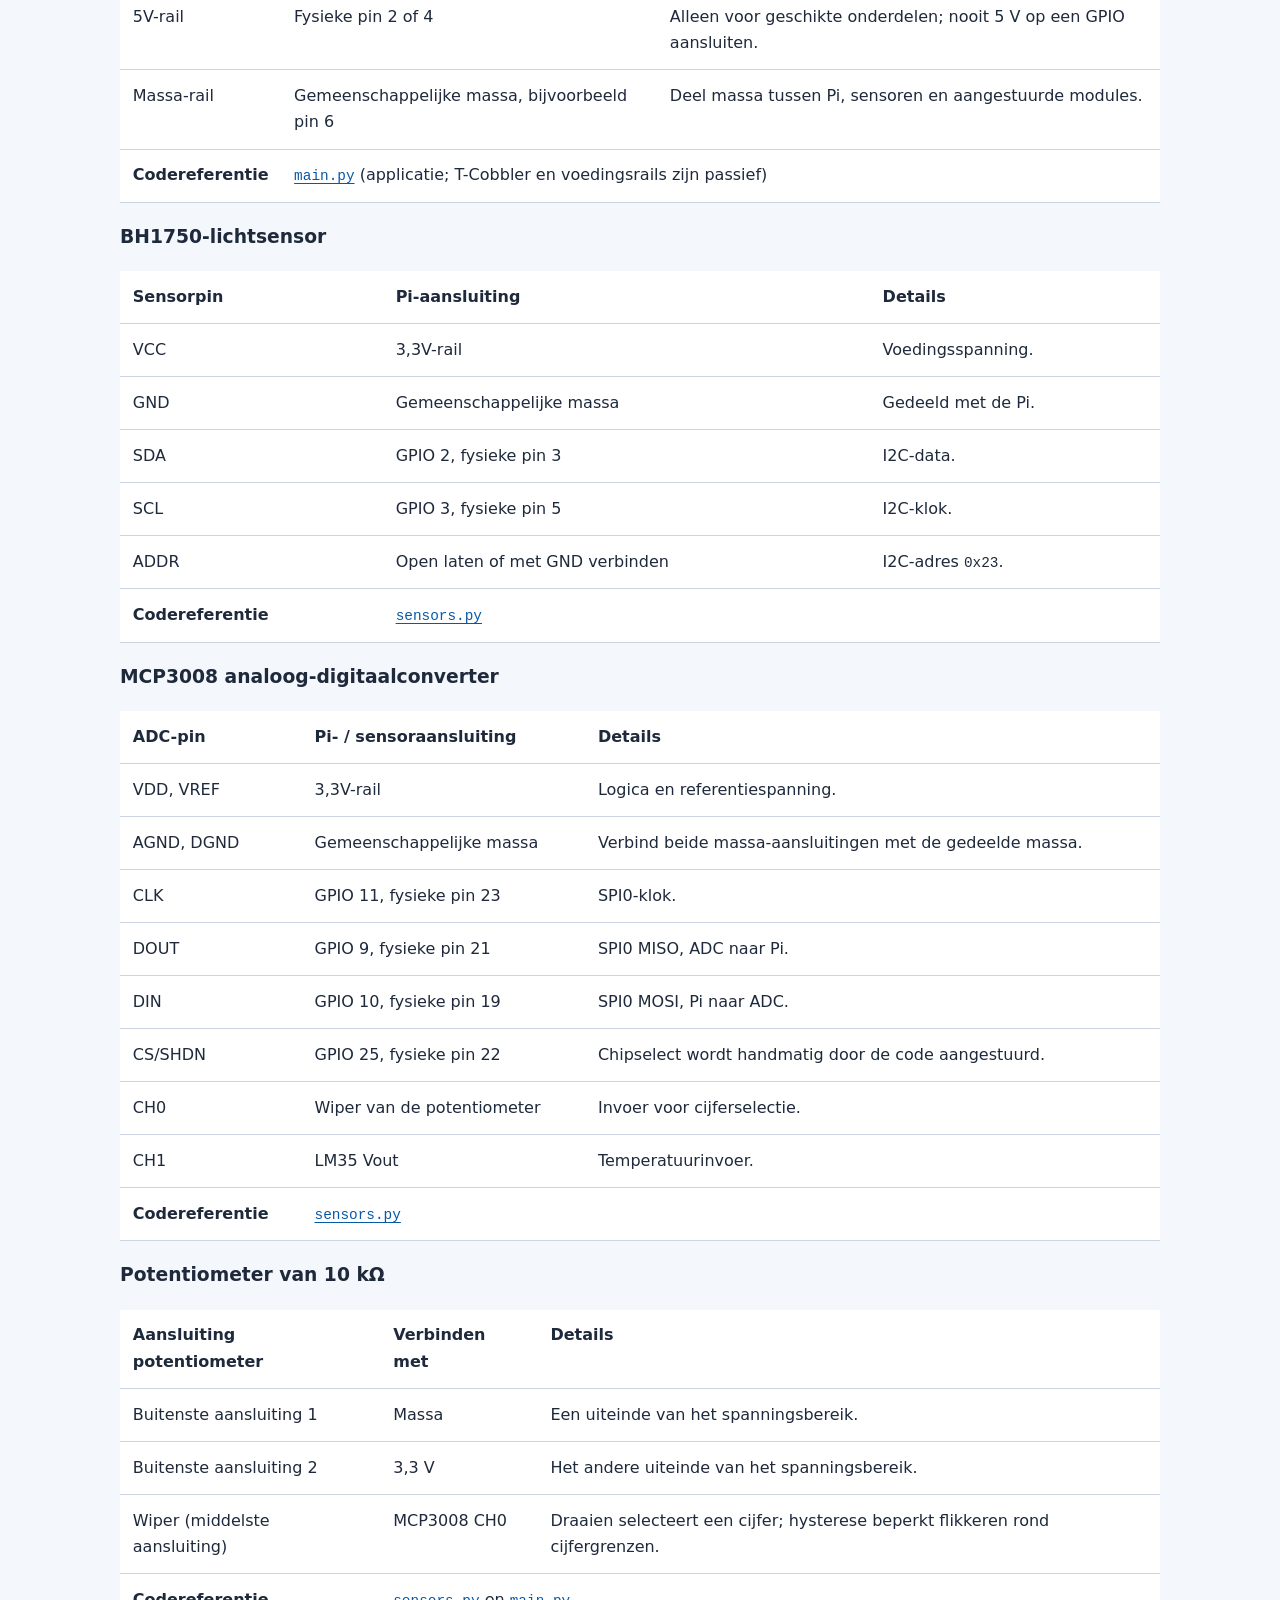
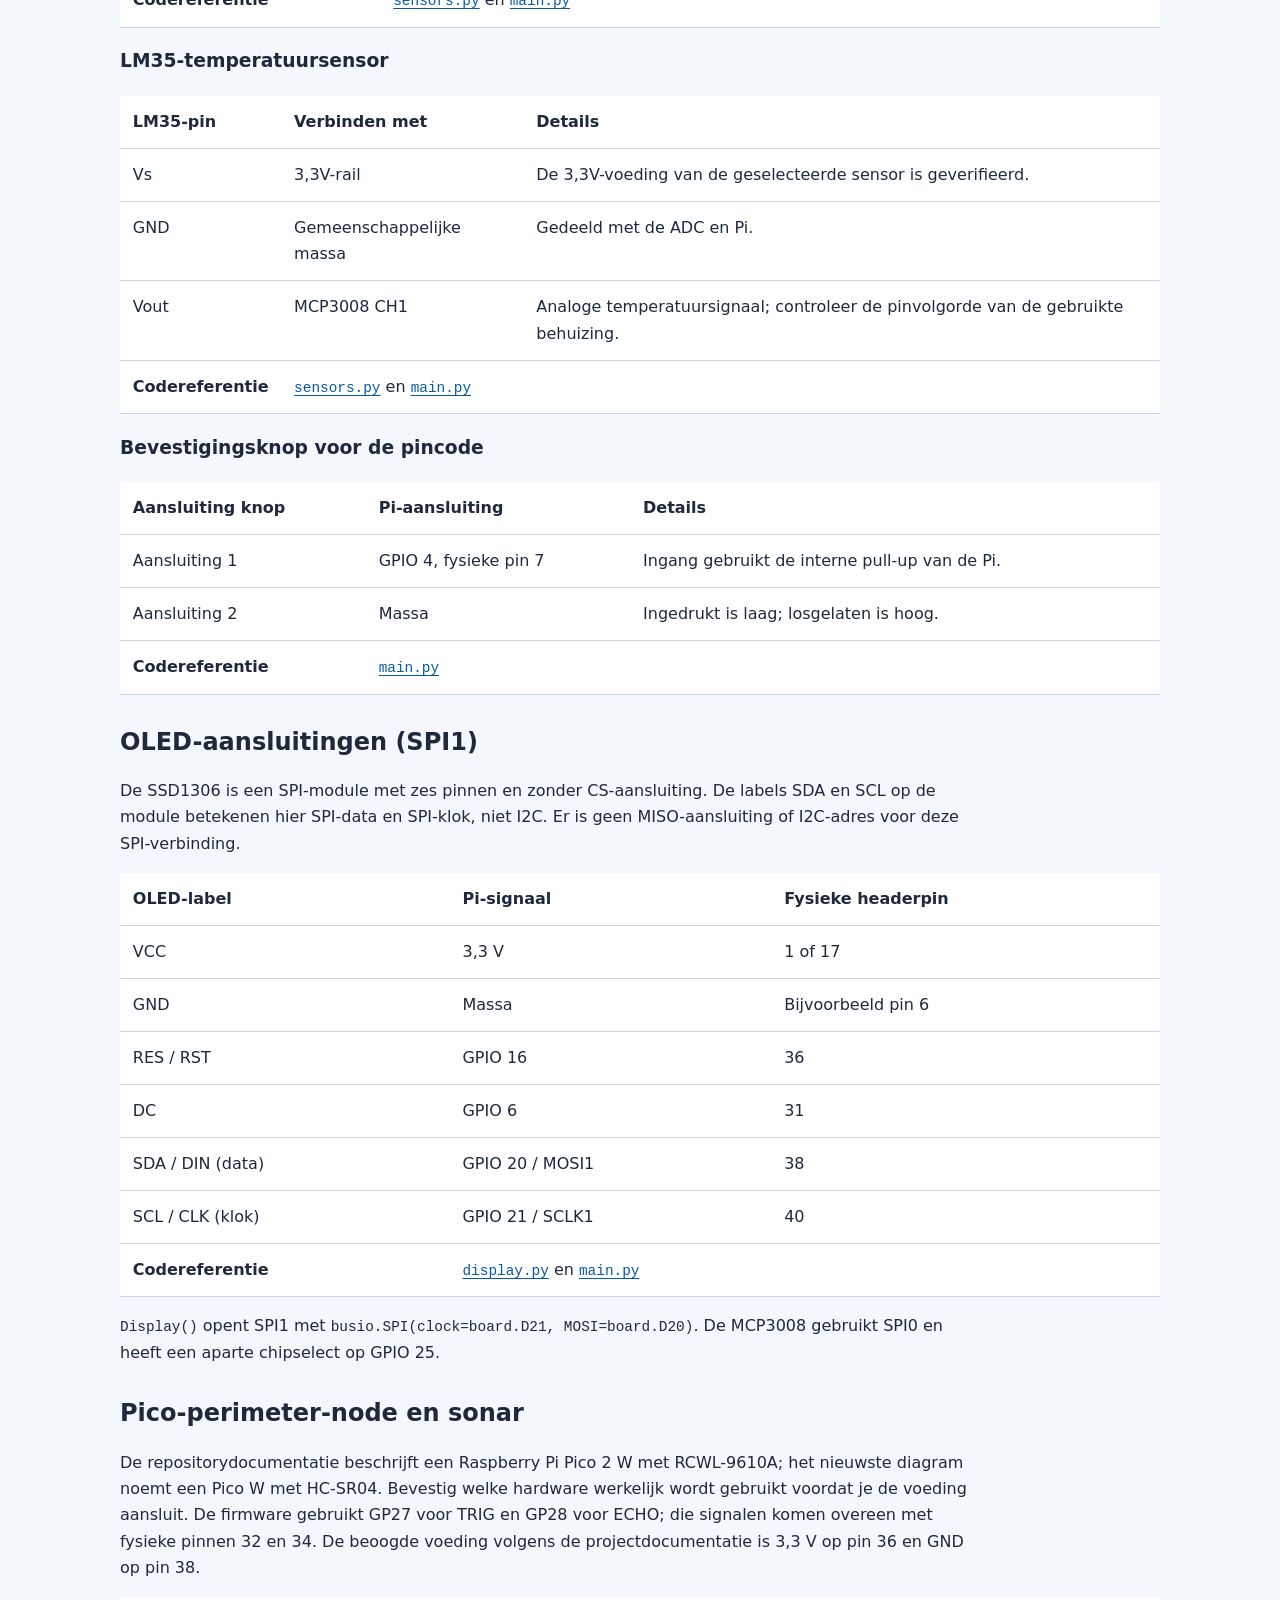
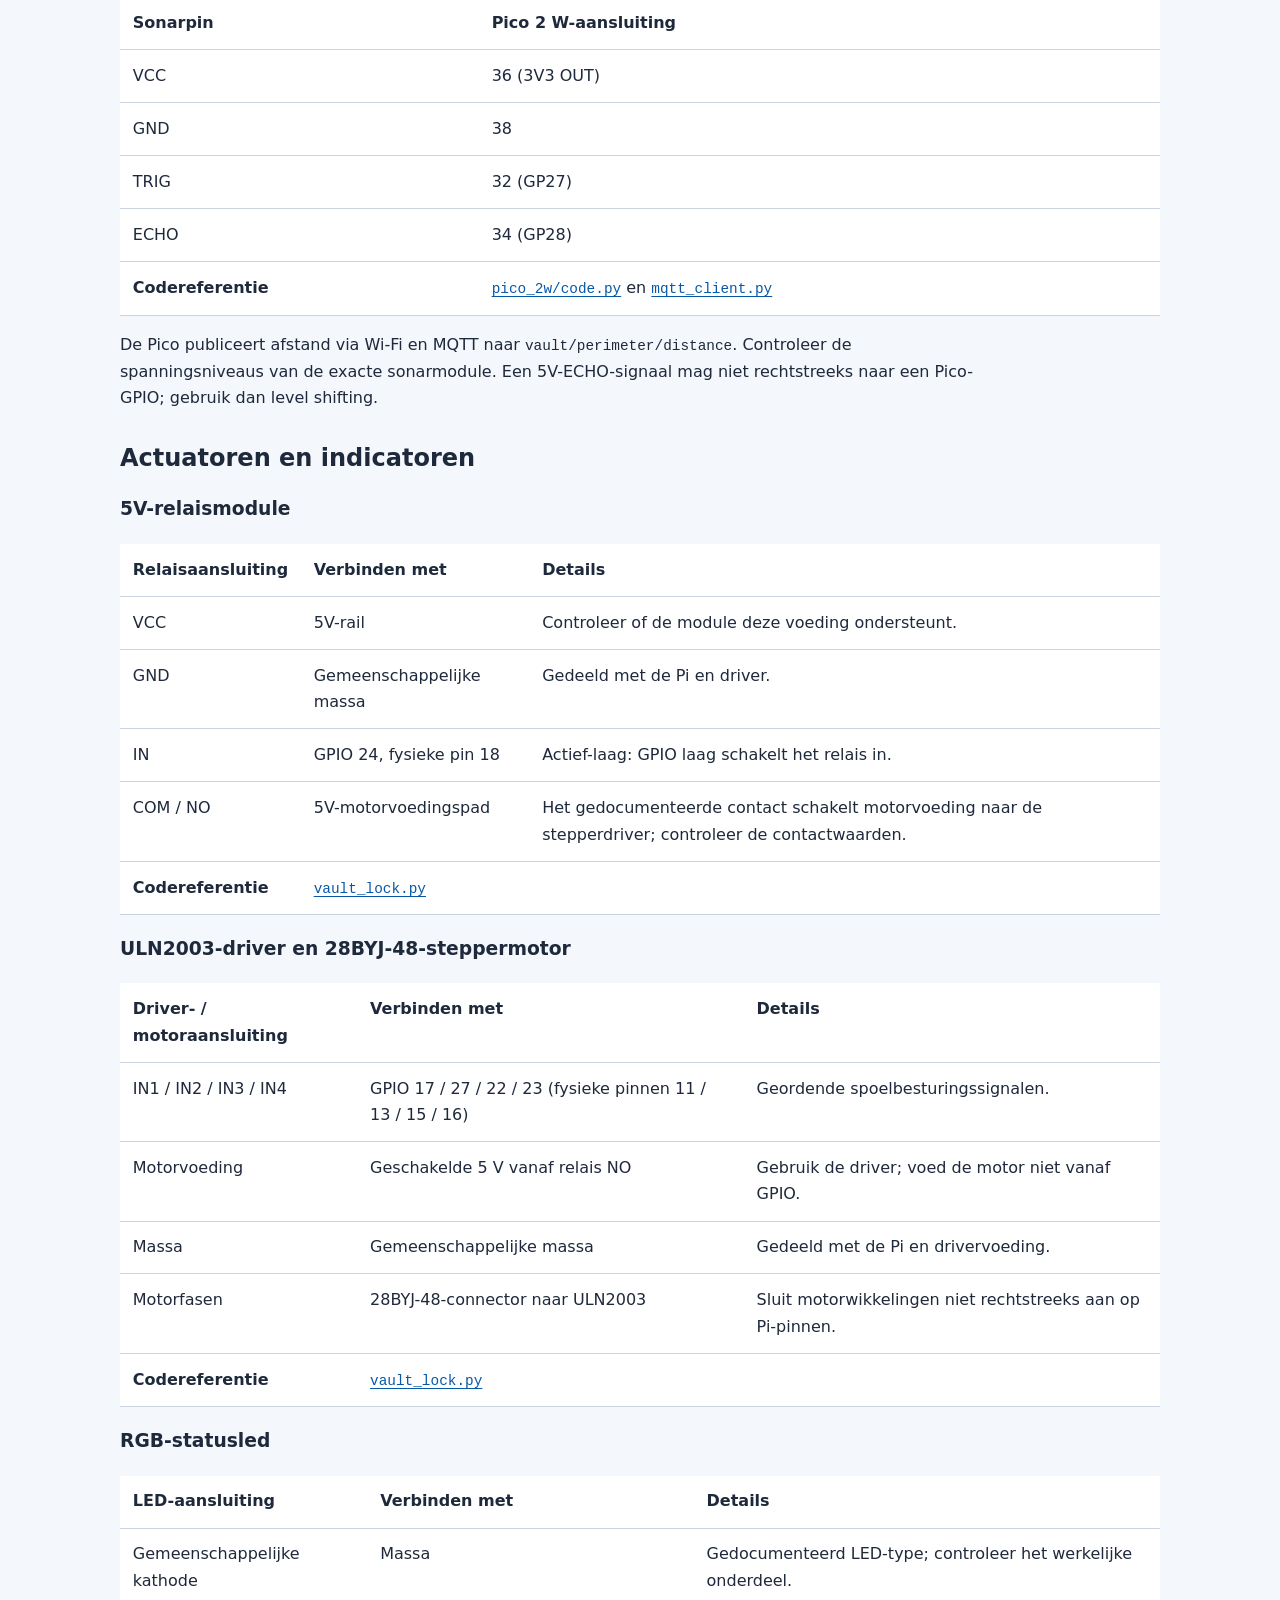
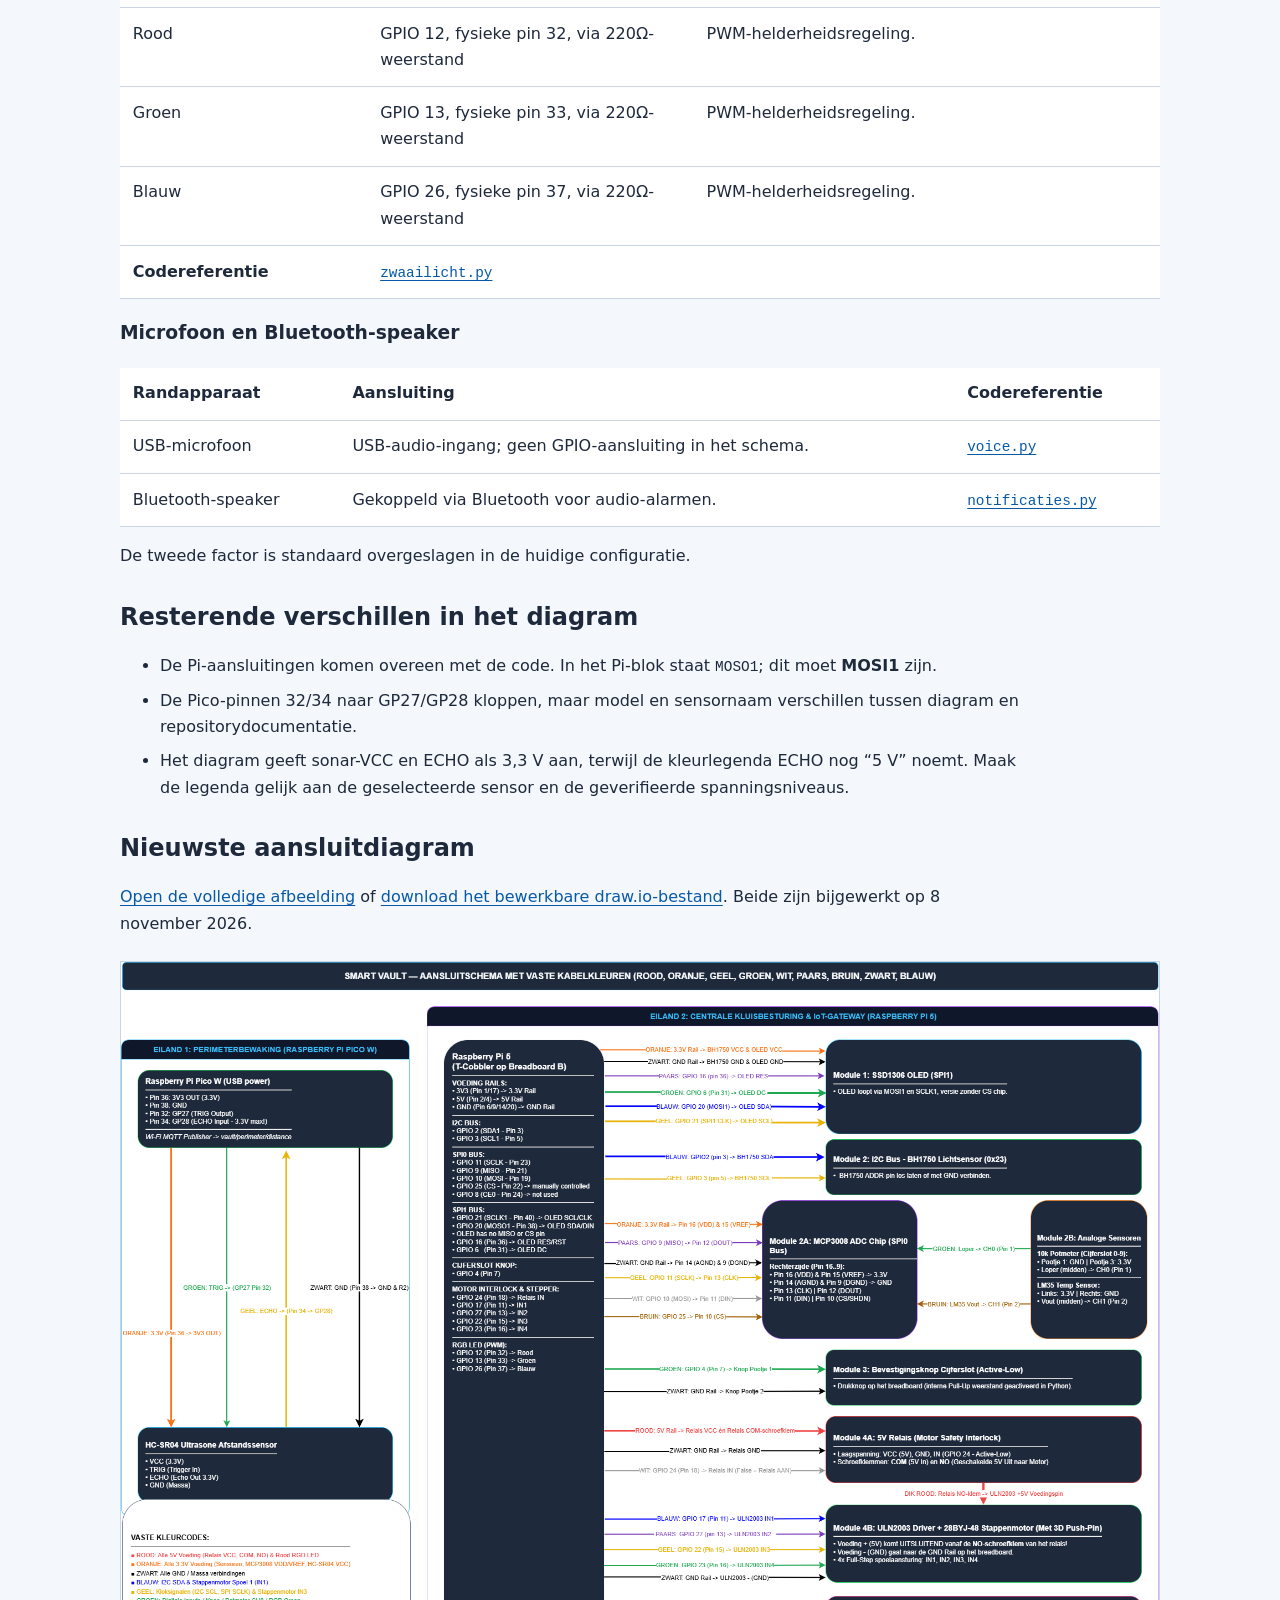
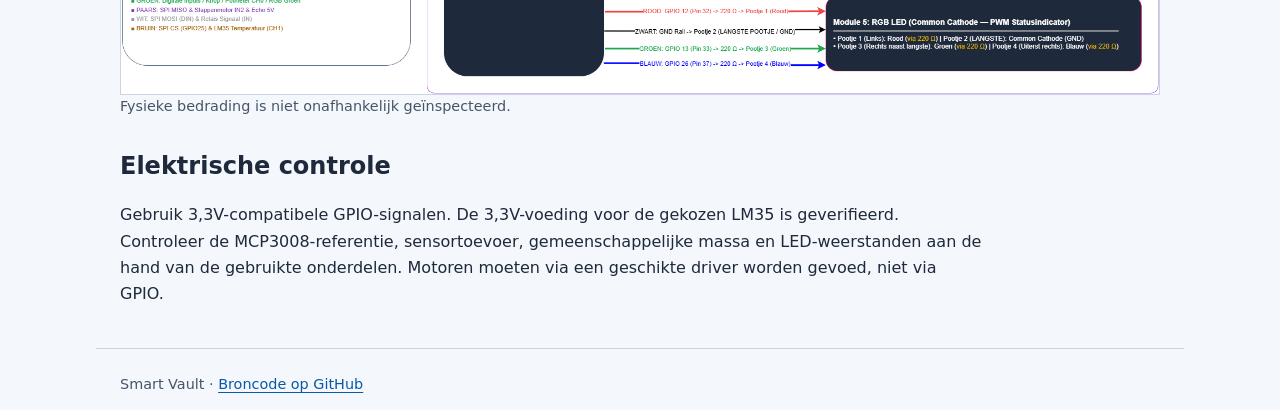
<file: docs/nl/hardware.html>
<!doctype html>
<html lang="nl">
<head>
  <meta charset="utf-8">
  <meta name="viewport" content="width=device-width, initial-scale=1">
  <title>Smart Vault | Hardware en aansluitingen</title>
  <link rel="stylesheet" href="../assets/style.css">
</head>
<body>
  <header>
    <a class="brand" href="index.html">Smart Vault</a>
    <nav aria-label="Hoofdnavigatie">
      <a href="index.html">Overzicht</a>
      <a href="hardware.html" aria-current="page">Hardware</a>
      <a href="setup.html">Installatie</a>
      <a href="code.html">Code</a>
      <a href="development.html">Ontwikkeling</a>
    </nav>
    <p class="language-switch" aria-label="Taal">
      <a href="../hardware.html" lang="en">English</a> |
      <span aria-current="page">Nederlands</span>
    </p>
  </header>
  <main>
    <h1>Hardware en aansluitingen</h1>
    <aside class="notice"><strong>Nieuwste diagram, met enkele labels die nog afgestemd moeten worden.</strong>
      Het diagram hieronder is bijgewerkt op 8 november 2026. De tabel beschrijft
      de huidige Python-configuratie, niet een fysieke inspectie. Controleer
      datasheets, spanningsniveaus en bedrading voordat je de schakeling voedt.</aside>
    <h2>Pinindeling uit de huidige code</h2>
    <p>GPIO-nummers zijn BCM-nummers, geen fysieke pinnummers. De OLED gebruikt
      SPI1 en de MCP3008 SPI0. Alleen de MCP3008 heeft een GPIO-chipselect.</p>
    <div class="table-scroll">
      <table>
        <thead><tr><th>Apparaat / signaal</th><th>BCM-GPIO of kanaal</th><th>Bronbestand</th></tr></thead>
        <tbody>
          <tr><td>Knop, actief-laag met pull-up</td><td>4</td><td><code>main.py</code></td></tr>
          <tr><td>MCP3008 SPI0 klok / MOSI / MISO</td><td>11 / 10 / 9</td><td><code>sensors.py</code></td></tr>
          <tr><td>MCP3008 chipselect</td><td>25 (handmatig aangestuurd)</td><td><code>sensors.py</code></td></tr>
          <tr><td>Potentiometer-wiper</td><td>MCP3008 CH0</td><td><code>sensors.py</code></td></tr>
          <tr><td>LM35-uitgang</td><td>MCP3008 CH1</td><td><code>sensors.py</code></td></tr>
          <tr><td>BH1750 SDA / SCL</td><td>2 / 3, I2C-adres <code>0x23</code></td><td><code>sensors.py</code></td></tr>
          <tr><td>SSD1306 reset / data-command</td><td>16 / 6, SPI, 128 x 64</td><td><code>display.py</code></td></tr>
          <tr><td>SSD1306 SPI1 klok / data</td><td>21 / 20 (fysieke pinnen 40 / 38)</td><td><code>display.py</code></td></tr>
          <tr><td>RGB-led rood / groen / blauw</td><td>12 / 13 / 26, PWM</td><td><code>zwaailicht.py</code></td></tr>
          <tr><td>Relaisbesturing, actief-laag</td><td>24</td><td><code>vault_lock.py</code></td></tr>
          <tr><td>Stepperdriver IN1 / IN2 / IN3 / IN4</td><td>17 / 27 / 22 / 23</td><td><code>vault_lock.py</code></td></tr>
        </tbody>
      </table>
    </div>
    <p>De MCP3008-chipselect wordt handmatig aangestuurd op GPIO 25 (fysieke pin 22).
      GPIO 8 / CE0 wordt niet gebruikt door de huidige code.</p>

    <h2 id="components">Aansluitingen per onderdeel</h2>
    <p>De GPIO-nummers hieronder zijn BCM-nummers; fysieke pinnummers worden
      apart vermeld. Haal de spanning eraf voordat je bedrading aanpast. Het
      diagram is een leidraad, geen bevestiging van de fysieke opstelling.</p>
    <h3 id="pi5">Raspberry Pi 5 en T-Cobbler</h3>
    <div class="table-scroll">
      <table id="connections-pi5">
        <thead><tr><th>Aansluiting</th><th>Pi- / breadboardaansluiting</th><th>Details</th></tr></thead>
        <tbody>
          <tr><td>T-Cobbler</td><td>40-pins Pi-header naar breadboard</td><td>Passieve adapter voor de Pi-header.</td></tr>
          <tr><td>3,3V-rail</td><td>Fysieke pin 1 of 17</td><td>Voeding voor sensoren en logica volgens de specificatie.</td></tr>
          <tr><td>5V-rail</td><td>Fysieke pin 2 of 4</td><td>Alleen voor geschikte onderdelen; nooit 5 V op een GPIO aansluiten.</td></tr>
          <tr><td>Massa-rail</td><td>Gemeenschappelijke massa, bijvoorbeeld pin 6</td><td>Deel massa tussen Pi, sensoren en aangestuurde modules.</td></tr>
          <tr><th scope="row">Codereferentie</th><td colspan="2"><a href="https://github.com/WouterHeijligen/IoT_SmartVault/blob/master/main.py"><code>main.py</code></a> (applicatie; T-Cobbler en voedingsrails zijn passief)</td></tr>
        </tbody>
      </table>
    </div>
    <h3 id="bh1750">BH1750-lichtsensor</h3>
    <div class="table-scroll">
      <table id="connections-bh1750">
        <thead><tr><th>Sensorpin</th><th>Pi-aansluiting</th><th>Details</th></tr></thead>
        <tbody>
          <tr><td>VCC</td><td>3,3V-rail</td><td>Voedingsspanning.</td></tr>
          <tr><td>GND</td><td>Gemeenschappelijke massa</td><td>Gedeeld met de Pi.</td></tr>
          <tr><td>SDA</td><td>GPIO 2, fysieke pin 3</td><td>I2C-data.</td></tr>
          <tr><td>SCL</td><td>GPIO 3, fysieke pin 5</td><td>I2C-klok.</td></tr>
          <tr><td>ADDR</td><td>Open laten of met GND verbinden</td><td>I2C-adres <code>0x23</code>.</td></tr>
          <tr><th scope="row">Codereferentie</th><td colspan="2"><a href="https://github.com/WouterHeijligen/IoT_SmartVault/blob/master/sensors.py"><code>sensors.py</code></a></td></tr>
        </tbody>
      </table>
    </div>
    <h3 id="mcp3008">MCP3008 analoog-digitaalconverter</h3>
    <div class="table-scroll">
      <table id="connections-mcp3008">
        <thead><tr><th>ADC-pin</th><th>Pi- / sensoraansluiting</th><th>Details</th></tr></thead>
        <tbody>
          <tr><td>VDD, VREF</td><td>3,3V-rail</td><td>Logica en referentiespanning.</td></tr>
          <tr><td>AGND, DGND</td><td>Gemeenschappelijke massa</td><td>Verbind beide massa-aansluitingen met de gedeelde massa.</td></tr>
          <tr><td>CLK</td><td>GPIO 11, fysieke pin 23</td><td>SPI0-klok.</td></tr>
          <tr><td>DOUT</td><td>GPIO 9, fysieke pin 21</td><td>SPI0 MISO, ADC naar Pi.</td></tr>
          <tr><td>DIN</td><td>GPIO 10, fysieke pin 19</td><td>SPI0 MOSI, Pi naar ADC.</td></tr>
          <tr><td>CS/SHDN</td><td>GPIO 25, fysieke pin 22</td><td>Chipselect wordt handmatig door de code aangestuurd.</td></tr>
          <tr><td>CH0</td><td>Wiper van de potentiometer</td><td>Invoer voor cijferselectie.</td></tr>
          <tr><td>CH1</td><td>LM35 Vout</td><td>Temperatuurinvoer.</td></tr>
          <tr><th scope="row">Codereferentie</th><td colspan="2"><a href="https://github.com/WouterHeijligen/IoT_SmartVault/blob/master/sensors.py"><code>sensors.py</code></a></td></tr>
        </tbody>
      </table>
    </div>
    <h3 id="potentiometer">Potentiometer van 10 kΩ</h3>
    <div class="table-scroll">
      <table id="connections-potentiometer">
        <thead><tr><th>Aansluiting potentiometer</th><th>Verbinden met</th><th>Details</th></tr></thead>
        <tbody>
          <tr><td>Buitenste aansluiting 1</td><td>Massa</td><td>Een uiteinde van het spanningsbereik.</td></tr>
          <tr><td>Buitenste aansluiting 2</td><td>3,3 V</td><td>Het andere uiteinde van het spanningsbereik.</td></tr>
          <tr><td>Wiper (middelste aansluiting)</td><td>MCP3008 CH0</td><td>Draaien selecteert een cijfer; hysterese beperkt flikkeren rond cijfergrenzen.</td></tr>
          <tr><th scope="row">Codereferentie</th><td colspan="2"><a href="https://github.com/WouterHeijligen/IoT_SmartVault/blob/master/sensors.py"><code>sensors.py</code></a> en <a href="https://github.com/WouterHeijligen/IoT_SmartVault/blob/master/main.py"><code>main.py</code></a></td></tr>
        </tbody>
      </table>
    </div>
    <h3 id="lm35">LM35-temperatuursensor</h3>
    <div class="table-scroll">
      <table id="connections-lm35">
        <thead><tr><th>LM35-pin</th><th>Verbinden met</th><th>Details</th></tr></thead>
        <tbody>
          <tr><td>Vs</td><td>3,3V-rail</td><td>De 3,3V-voeding van de geselecteerde sensor is geverifieerd.</td></tr>
          <tr><td>GND</td><td>Gemeenschappelijke massa</td><td>Gedeeld met de ADC en Pi.</td></tr>
          <tr><td>Vout</td><td>MCP3008 CH1</td><td>Analoge temperatuursignaal; controleer de pinvolgorde van de gebruikte behuizing.</td></tr>
          <tr><th scope="row">Codereferentie</th><td colspan="2"><a href="https://github.com/WouterHeijligen/IoT_SmartVault/blob/master/sensors.py"><code>sensors.py</code></a> en <a href="https://github.com/WouterHeijligen/IoT_SmartVault/blob/master/main.py"><code>main.py</code></a></td></tr>
        </tbody>
      </table>
    </div>
    <h3 id="button">Bevestigingsknop voor de pincode</h3>
    <div class="table-scroll">
      <table id="connections-button">
        <thead><tr><th>Aansluiting knop</th><th>Pi-aansluiting</th><th>Details</th></tr></thead>
        <tbody>
          <tr><td>Aansluiting 1</td><td>GPIO 4, fysieke pin 7</td><td>Ingang gebruikt de interne pull-up van de Pi.</td></tr>
          <tr><td>Aansluiting 2</td><td>Massa</td><td>Ingedrukt is laag; losgelaten is hoog.</td></tr>
          <tr><th scope="row">Codereferentie</th><td colspan="2"><a href="https://github.com/WouterHeijligen/IoT_SmartVault/blob/master/main.py"><code>main.py</code></a></td></tr>
        </tbody>
      </table>
    </div>

    <h2 id="oled">OLED-aansluitingen (SPI1)</h2>
    <p>De SSD1306 is een SPI-module met zes pinnen en zonder CS-aansluiting.
      De labels SDA en SCL op de module betekenen hier SPI-data en SPI-klok,
      niet I2C. Er is geen MISO-aansluiting of I2C-adres voor deze SPI-verbinding.</p>
    <div class="table-scroll">
      <table id="connections-oled">
        <thead><tr><th>OLED-label</th><th>Pi-signaal</th><th>Fysieke headerpin</th></tr></thead>
        <tbody>
          <tr><td>VCC</td><td>3,3 V</td><td>1 of 17</td></tr>
          <tr><td>GND</td><td>Massa</td><td>Bijvoorbeeld pin 6</td></tr>
          <tr><td>RES / RST</td><td>GPIO 16</td><td>36</td></tr>
          <tr><td>DC</td><td>GPIO 6</td><td>31</td></tr>
          <tr><td>SDA / DIN (data)</td><td>GPIO 20 / MOSI1</td><td>38</td></tr>
          <tr><td>SCL / CLK (klok)</td><td>GPIO 21 / SCLK1</td><td>40</td></tr>
          <tr><th scope="row">Codereferentie</th><td colspan="2"><a href="https://github.com/WouterHeijligen/IoT_SmartVault/blob/master/display.py"><code>display.py</code></a> en <a href="https://github.com/WouterHeijligen/IoT_SmartVault/blob/master/main.py"><code>main.py</code></a></td></tr>
        </tbody>
      </table>
    </div>
    <p><code>Display()</code> opent SPI1 met
      <code>busio.SPI(clock=board.D21, MOSI=board.D20)</code>. De MCP3008 gebruikt
      SPI0 en heeft een aparte chipselect op GPIO 25.</p>

    <h2 id="pico-node">Pico-perimeter-node en sonar</h2>
    <p>De repositorydocumentatie beschrijft een Raspberry Pi Pico 2 W met
      RCWL-9610A; het nieuwste diagram noemt een Pico W met HC-SR04. Bevestig
      welke hardware werkelijk wordt gebruikt voordat je de voeding aansluit.
      De firmware gebruikt GP27 voor TRIG en GP28 voor ECHO; die signalen komen
      overeen met fysieke pinnen 32 en 34. De beoogde voeding volgens de
      projectdocumentatie is 3,3 V op pin 36 en GND op pin 38.</p>
    <div class="table-scroll">
      <table id="connections-pico-node">
        <thead><tr><th>Sonarpin</th><th>Pico 2 W-aansluiting</th></tr></thead>
        <tbody>
          <tr><td>VCC</td><td>36 (3V3 OUT)</td></tr>
          <tr><td>GND</td><td>38</td></tr>
          <tr><td>TRIG</td><td>32 (GP27)</td></tr>
          <tr><td>ECHO</td><td>34 (GP28)</td></tr>
          <tr><th scope="row">Codereferentie</th><td><a href="https://github.com/WouterHeijligen/IoT_SmartVault/blob/master/pico_2w/code.py"><code>pico_2w/code.py</code></a> en <a href="https://github.com/WouterHeijligen/IoT_SmartVault/blob/master/mqtt_client.py"><code>mqtt_client.py</code></a></td></tr>
        </tbody>
      </table>
    </div>
    <p>De Pico publiceert afstand via Wi-Fi en MQTT naar
      <code>vault/perimeter/distance</code>. Controleer de spanningsniveaus van
      de exacte sonarmodule. Een 5V-ECHO-signaal mag niet rechtstreeks naar een
      Pico-GPIO; gebruik dan level shifting.</p>

    <h2 id="actuators">Actuatoren en indicatoren</h2>
    <h3 id="relay">5V-relaismodule</h3>
    <div class="table-scroll">
      <table id="connections-relay">
        <thead><tr><th>Relaisaansluiting</th><th>Verbinden met</th><th>Details</th></tr></thead>
        <tbody>
          <tr><td>VCC</td><td>5V-rail</td><td>Controleer of de module deze voeding ondersteunt.</td></tr>
          <tr><td>GND</td><td>Gemeenschappelijke massa</td><td>Gedeeld met de Pi en driver.</td></tr>
          <tr><td>IN</td><td>GPIO 24, fysieke pin 18</td><td>Actief-laag: GPIO laag schakelt het relais in.</td></tr>
          <tr><td>COM / NO</td><td>5V-motorvoedingspad</td><td>Het gedocumenteerde contact schakelt motorvoeding naar de stepperdriver; controleer de contactwaarden.</td></tr>
          <tr><th scope="row">Codereferentie</th><td colspan="2"><a href="https://github.com/WouterHeijligen/IoT_SmartVault/blob/master/vault_lock.py"><code>vault_lock.py</code></a></td></tr>
        </tbody>
      </table>
    </div>
    <h3 id="stepper">ULN2003-driver en 28BYJ-48-steppermotor</h3>
    <div class="table-scroll">
      <table id="connections-stepper">
        <thead><tr><th>Driver- / motoraansluiting</th><th>Verbinden met</th><th>Details</th></tr></thead>
        <tbody>
          <tr><td>IN1 / IN2 / IN3 / IN4</td><td>GPIO 17 / 27 / 22 / 23 (fysieke pinnen 11 / 13 / 15 / 16)</td><td>Geordende spoelbesturingssignalen.</td></tr>
          <tr><td>Motorvoeding</td><td>Geschakelde 5 V vanaf relais NO</td><td>Gebruik de driver; voed de motor niet vanaf GPIO.</td></tr>
          <tr><td>Massa</td><td>Gemeenschappelijke massa</td><td>Gedeeld met de Pi en drivervoeding.</td></tr>
          <tr><td>Motorfasen</td><td>28BYJ-48-connector naar ULN2003</td><td>Sluit motorwikkelingen niet rechtstreeks aan op Pi-pinnen.</td></tr>
          <tr><th scope="row">Codereferentie</th><td colspan="2"><a href="https://github.com/WouterHeijligen/IoT_SmartVault/blob/master/vault_lock.py"><code>vault_lock.py</code></a></td></tr>
        </tbody>
      </table>
    </div>
    <h3 id="rgb-led">RGB-statusled</h3>
    <div class="table-scroll">
      <table id="connections-rgb-led">
        <thead><tr><th>LED-aansluiting</th><th>Verbinden met</th><th>Details</th></tr></thead>
        <tbody>
          <tr><td>Gemeenschappelijke kathode</td><td>Massa</td><td>Gedocumenteerd LED-type; controleer het werkelijke onderdeel.</td></tr>
          <tr><td>Rood</td><td>GPIO 12, fysieke pin 32, via 220Ω-weerstand</td><td>PWM-helderheidsregeling.</td></tr>
          <tr><td>Groen</td><td>GPIO 13, fysieke pin 33, via 220Ω-weerstand</td><td>PWM-helderheidsregeling.</td></tr>
          <tr><td>Blauw</td><td>GPIO 26, fysieke pin 37, via 220Ω-weerstand</td><td>PWM-helderheidsregeling.</td></tr>
          <tr><th scope="row">Codereferentie</th><td colspan="2"><a href="https://github.com/WouterHeijligen/IoT_SmartVault/blob/master/zwaailicht.py"><code>zwaailicht.py</code></a></td></tr>
        </tbody>
      </table>
    </div>
    <h3 id="audio">Microfoon en Bluetooth-speaker</h3>
    <div class="table-scroll">
      <table id="connections-audio">
        <thead><tr><th>Randapparaat</th><th>Aansluiting</th><th>Codereferentie</th></tr></thead>
        <tbody>
          <tr><td>USB-microfoon</td><td>USB-audio-ingang; geen GPIO-aansluiting in het schema.</td><td><a href="https://github.com/WouterHeijligen/IoT_SmartVault/blob/master/voice.py"><code>voice.py</code></a></td></tr>
          <tr><td>Bluetooth-speaker</td><td>Gekoppeld via Bluetooth voor audio-alarmen.</td><td><a href="https://github.com/WouterHeijligen/IoT_SmartVault/blob/master/notificaties.py"><code>notificaties.py</code></a></td></tr>
        </tbody>
      </table>
    </div>
    <p>De tweede factor is standaard overgeslagen in de huidige configuratie.</p>

    <h2>Resterende verschillen in het diagram</h2>
    <ul>
      <li>De Pi-aansluitingen komen overeen met de code. In het Pi-blok staat
        <code>MOSO1</code>; dit moet <strong>MOSI1</strong> zijn.</li>
      <li>De Pico-pinnen 32/34 naar GP27/GP28 kloppen, maar model en sensornaam
        verschillen tussen diagram en repositorydocumentatie.</li>
      <li>Het diagram geeft sonar-VCC en ECHO als 3,3 V aan, terwijl de
        kleurlegenda ECHO nog “5 V” noemt. Maak de legenda gelijk aan de
        geselecteerde sensor en de geverifieerde spanningsniveaus.</li>
    </ul>
    <h2>Nieuwste aansluitdiagram</h2>
    <p><a href="../assets/connection-schema.png">Open de volledige afbeelding</a>
      of <a href="../assets/connection-schema.drawio">download het bewerkbare draw.io-bestand</a>.
      Beide zijn bijgewerkt op 8 november 2026.</p>
    <figure>
      <a href="../assets/connection-schema.png"><img src="../assets/connection-schema.png"
        alt="Aansluitschema van Smart Vault met Pico-perimeter-node, Pi-sensoren, display, relais, stepper en RGB-led."></a>
      <figcaption>Fysieke bedrading is niet onafhankelijk geïnspecteerd.</figcaption>
    </figure>
    <h2>Elektrische controle</h2>
    <p>Gebruik 3,3V-compatibele GPIO-signalen. De 3,3V-voeding voor de gekozen
      LM35 is geverifieerd. Controleer de MCP3008-referentie, sensortoevoer,
      gemeenschappelijke massa en LED-weerstanden aan de hand van de gebruikte
      onderdelen. Motoren moeten via een geschikte driver worden gevoed, niet
      via GPIO.</p>
  </main>
  <footer>Smart Vault &middot; <a href="https://github.com/WouterHeijligen/IoT_SmartVault">Broncode op GitHub</a></footer>
</body>
</html>
</file>
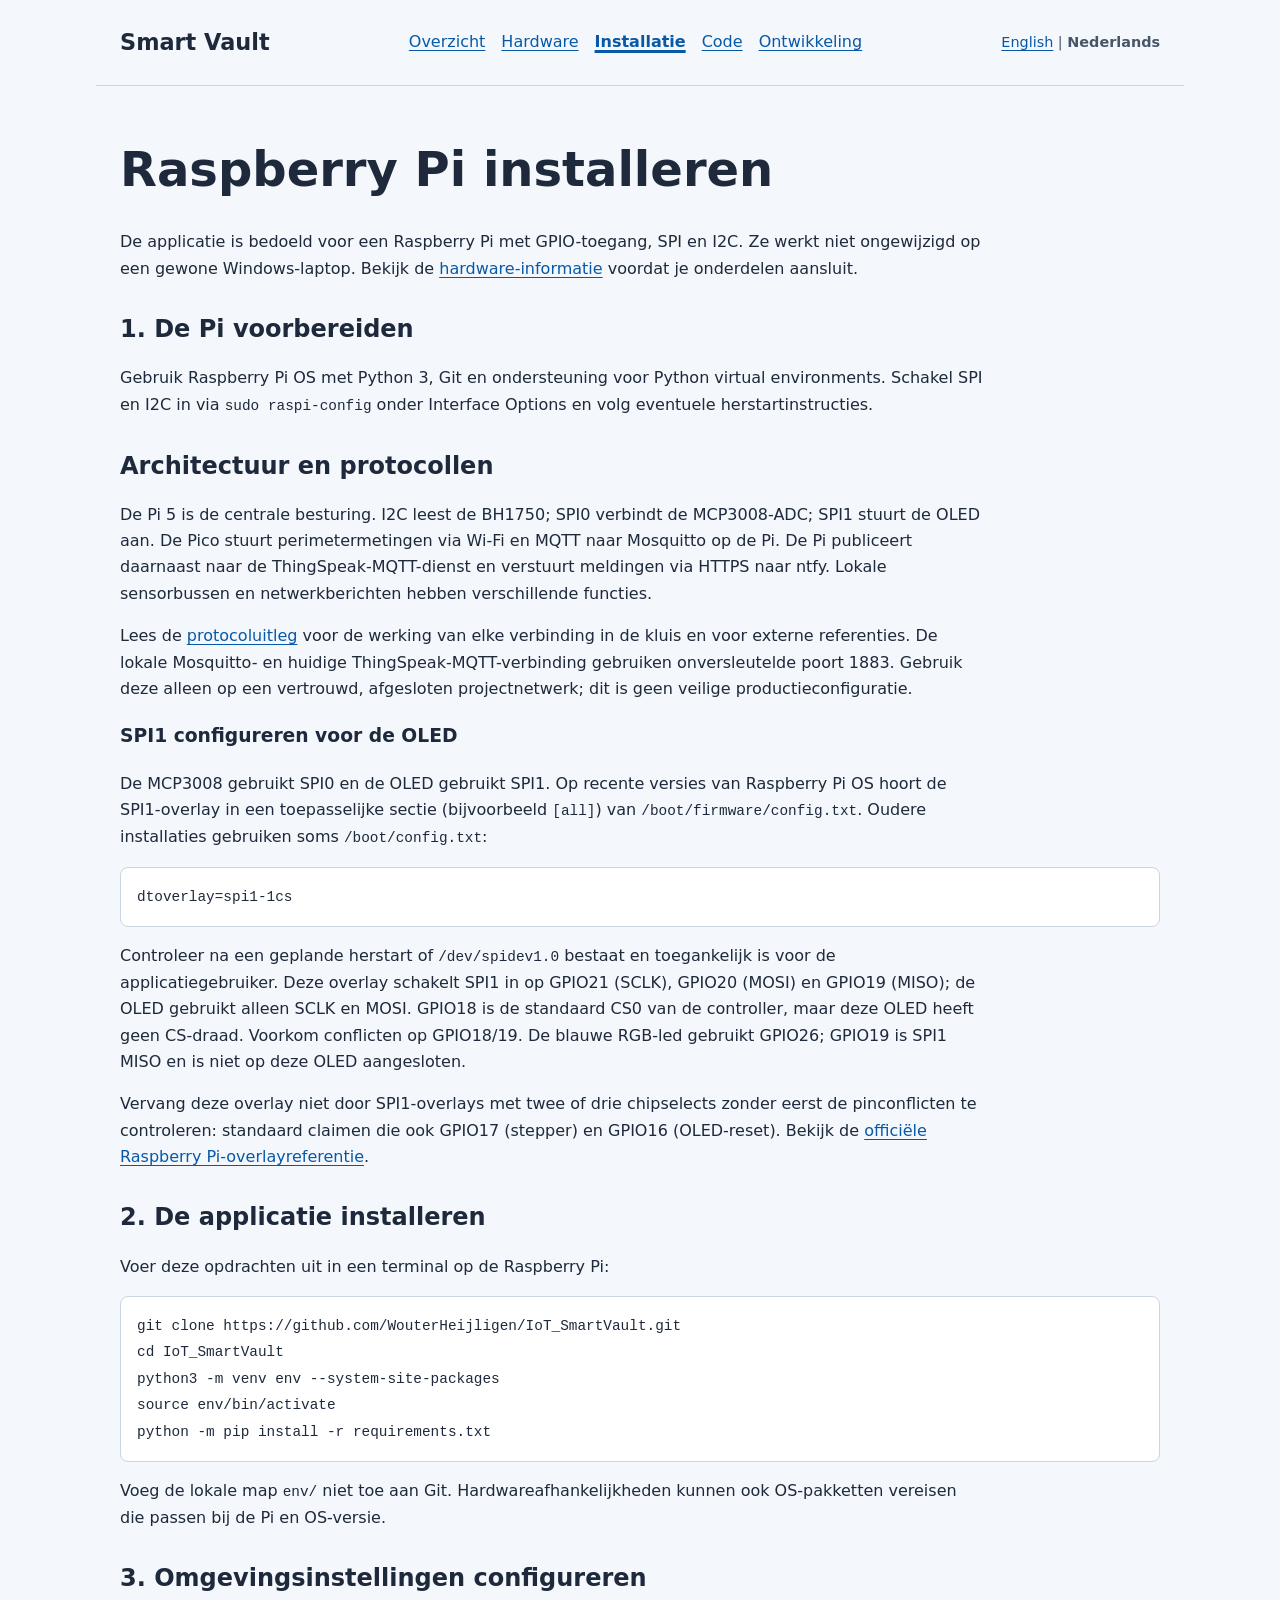
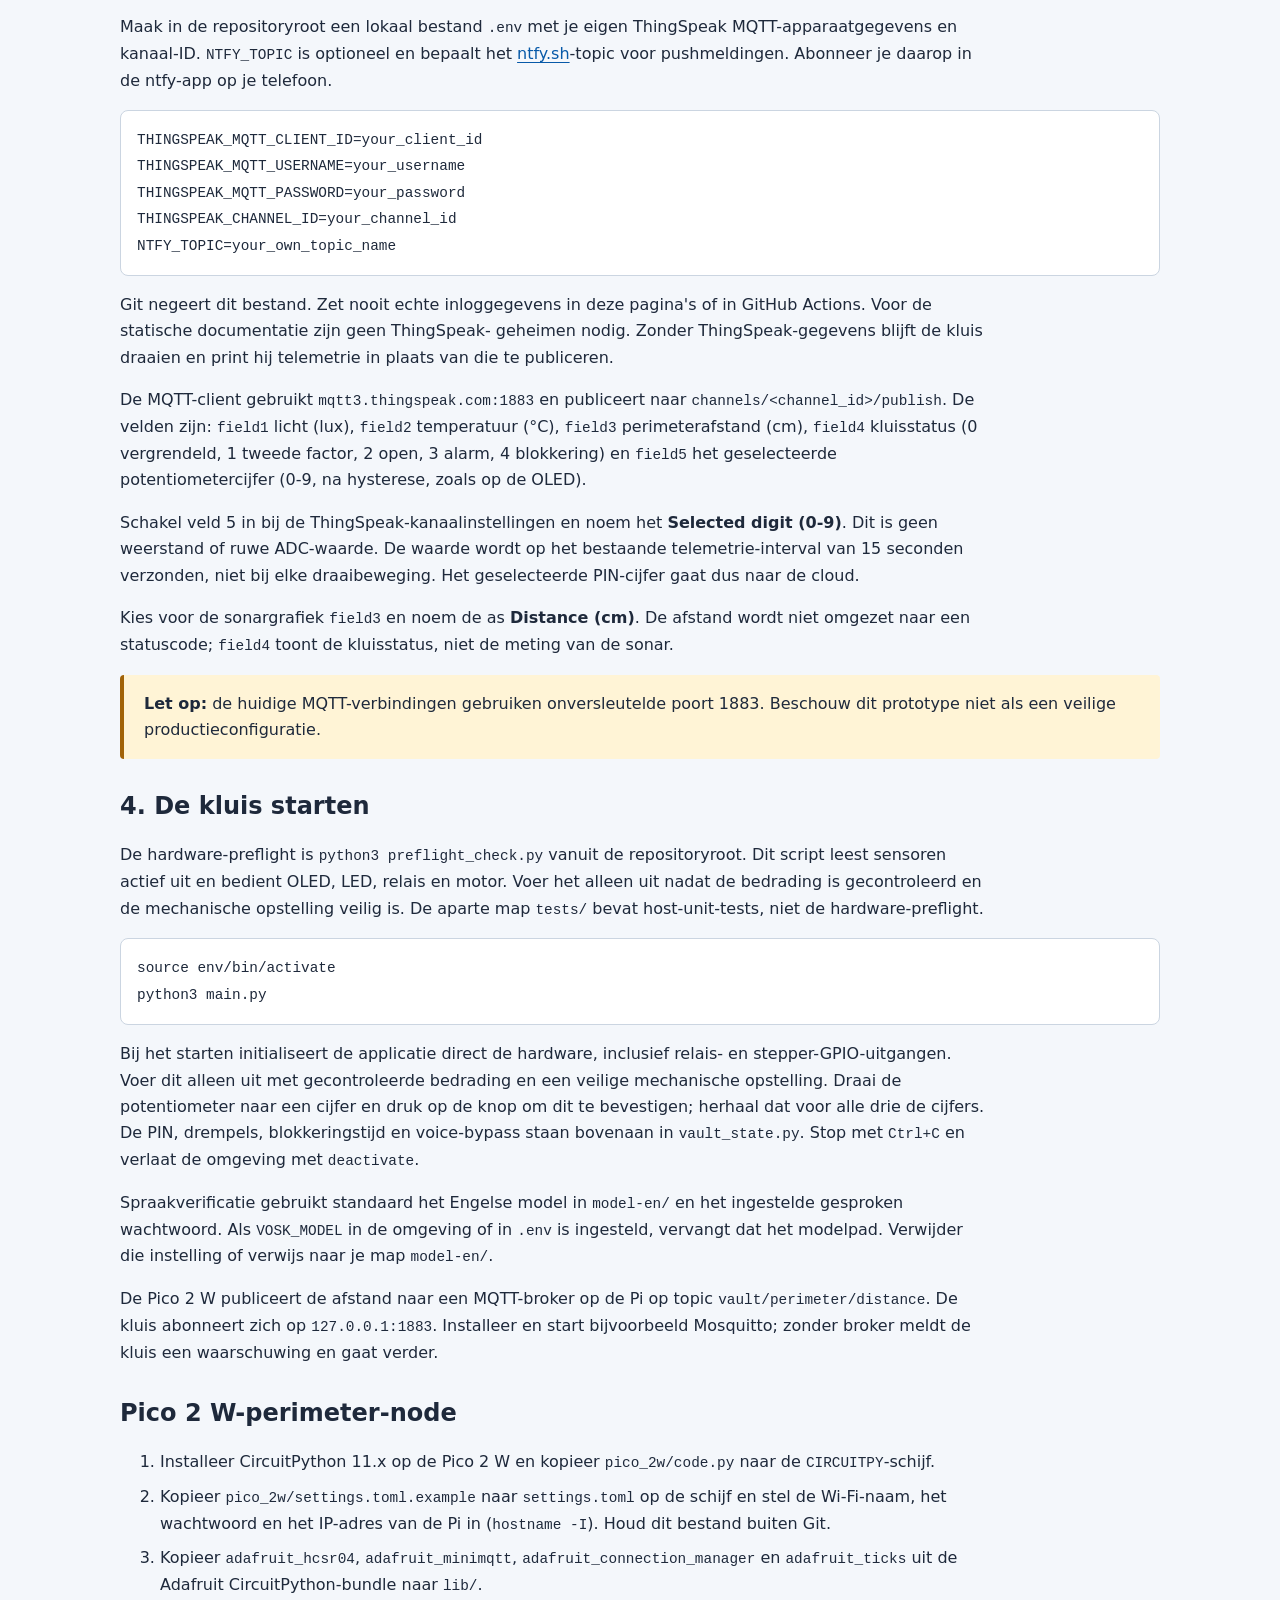
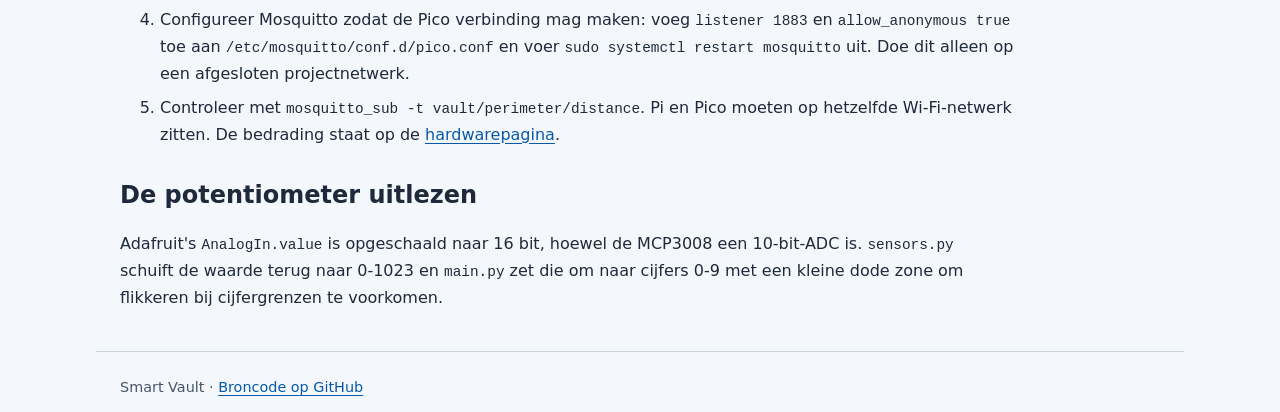
<file: docs/nl/setup.html>
<!doctype html>
<html lang="nl">
<head>
  <meta charset="utf-8">
  <meta name="viewport" content="width=device-width, initial-scale=1">
  <title>Smart Vault | Installatie</title>
  <link rel="stylesheet" href="../assets/style.css">
</head>
<body>
  <header>
    <a class="brand" href="index.html">Smart Vault</a>
    <nav aria-label="Hoofdnavigatie">
      <a href="index.html">Overzicht</a>
      <a href="hardware.html">Hardware</a>
      <a href="setup.html" aria-current="page">Installatie</a>
      <a href="code.html">Code</a>
      <a href="development.html">Ontwikkeling</a>
    </nav>
    <p class="language-switch" aria-label="Taal">
      <a href="../setup.html" lang="en">English</a> |
      <span aria-current="page">Nederlands</span>
    </p>
  </header>
  <main>
    <h1>Raspberry Pi installeren</h1>
    <p>De applicatie is bedoeld voor een Raspberry Pi met GPIO-toegang, SPI en
      I2C. Ze werkt niet ongewijzigd op een gewone Windows-laptop. Bekijk de
      <a href="hardware.html">hardware-informatie</a> voordat je onderdelen aansluit.</p>

    <h2>1. De Pi voorbereiden</h2>
    <p>Gebruik Raspberry Pi OS met Python 3, Git en ondersteuning voor Python
      virtual environments. Schakel SPI en I2C in via
      <code>sudo raspi-config</code> onder Interface Options en volg eventuele
      herstartinstructies.</p>

    <h2>Architectuur en protocollen</h2>
    <p>De Pi 5 is de centrale besturing. I2C leest de BH1750; SPI0 verbindt de
      MCP3008-ADC; SPI1 stuurt de OLED aan. De Pico stuurt perimetermetingen via
      Wi-Fi en MQTT naar Mosquitto op de Pi. De Pi publiceert daarnaast naar de
      ThingSpeak-MQTT-dienst en verstuurt meldingen via HTTPS naar ntfy.
      Lokale sensorbussen en netwerkberichten hebben verschillende functies.</p>
    <p>Lees de <a href="code.html#protocols">protocoluitleg</a> voor de werking
      van elke verbinding in de kluis en voor externe referenties. De lokale
      Mosquitto- en huidige ThingSpeak-MQTT-verbinding gebruiken onversleutelde
      poort 1883. Gebruik deze alleen op een vertrouwd, afgesloten projectnetwerk;
      dit is geen veilige productieconfiguratie.</p>

    <h3 id="spi1">SPI1 configureren voor de OLED</h3>
    <p>De MCP3008 gebruikt SPI0 en de OLED gebruikt SPI1. Op recente versies van
      Raspberry Pi OS hoort de SPI1-overlay in een toepasselijke sectie
      (bijvoorbeeld <code>[all]</code>) van
      <code>/boot/firmware/config.txt</code>. Oudere installaties gebruiken soms
      <code>/boot/config.txt</code>:</p>
    <pre><code>dtoverlay=spi1-1cs</code></pre>
    <p>Controleer na een geplande herstart of <code>/dev/spidev1.0</code> bestaat
      en toegankelijk is voor de applicatiegebruiker. Deze overlay schakelt SPI1
      in op GPIO21 (SCLK), GPIO20 (MOSI) en GPIO19 (MISO); de OLED gebruikt alleen
      SCLK en MOSI. GPIO18 is de standaard CS0 van de controller, maar deze OLED
      heeft geen CS-draad. Voorkom conflicten op GPIO18/19. De blauwe RGB-led
      gebruikt GPIO26; GPIO19 is SPI1 MISO en is niet op deze OLED aangesloten.</p>
    <p>Vervang deze overlay niet door SPI1-overlays met twee of drie chipselects
      zonder eerst de pinconflicten te controleren: standaard claimen die ook
      GPIO17 (stepper) en GPIO16 (OLED-reset). Bekijk de
      <a href="https://github.com/raspberrypi/firmware/blob/master/boot/overlays/README">officiële Raspberry Pi-overlayreferentie</a>.</p>

    <h2>2. De applicatie installeren</h2>
    <p>Voer deze opdrachten uit in een terminal op de Raspberry Pi:</p>
    <pre><code>git clone https://github.com/WouterHeijligen/IoT_SmartVault.git
cd IoT_SmartVault
python3 -m venv env --system-site-packages
source env/bin/activate
python -m pip install -r requirements.txt</code></pre>
    <p>Voeg de lokale map <code>env/</code> niet toe aan Git. Hardwareafhankelijkheden
      kunnen ook OS-pakketten vereisen die passen bij de Pi en OS-versie.</p>

    <h2>3. Omgevingsinstellingen configureren</h2>
    <p>Maak in de repositoryroot een lokaal bestand <code>.env</code> met je eigen
      ThingSpeak MQTT-apparaatgegevens en kanaal-ID. <code>NTFY_TOPIC</code> is
      optioneel en bepaalt het <a href="https://ntfy.sh">ntfy.sh</a>-topic voor
      pushmeldingen. Abonneer je daarop in de ntfy-app op je telefoon.</p>
    <pre><code>THINGSPEAK_MQTT_CLIENT_ID=your_client_id
THINGSPEAK_MQTT_USERNAME=your_username
THINGSPEAK_MQTT_PASSWORD=your_password
THINGSPEAK_CHANNEL_ID=your_channel_id
NTFY_TOPIC=your_own_topic_name</code></pre>
    <p>Git negeert dit bestand. Zet nooit echte inloggegevens in deze pagina's
      of in GitHub Actions. Voor de statische documentatie zijn geen ThingSpeak-
      geheimen nodig. Zonder ThingSpeak-gegevens blijft de kluis draaien en
      print hij telemetrie in plaats van die te publiceren.</p>
    <p>De MQTT-client gebruikt <code>mqtt3.thingspeak.com:1883</code> en
      publiceert naar <code>channels/&lt;channel_id&gt;/publish</code>. De velden
      zijn: <code>field1</code> licht (lux), <code>field2</code> temperatuur
      (&deg;C), <code>field3</code> perimeterafstand (cm), <code>field4</code>
      kluisstatus (0 vergrendeld, 1 tweede factor, 2 open, 3 alarm, 4 blokkering)
      en <code>field5</code> het geselecteerde potentiometercijfer (0-9, na
      hysterese, zoals op de OLED).</p>
    <p>Schakel veld 5 in bij de ThingSpeak-kanaalinstellingen en noem het
      <strong>Selected digit (0-9)</strong>. Dit is geen weerstand of ruwe
      ADC-waarde. De waarde wordt op het bestaande telemetrie-interval van
      15 seconden verzonden, niet bij elke draaibeweging. Het geselecteerde
      PIN-cijfer gaat dus naar de cloud.</p>
    <p>Kies voor de sonargrafiek <code>field3</code> en noem de as
      <strong>Distance (cm)</strong>. De afstand wordt niet omgezet naar een
      statuscode; <code>field4</code> toont de kluisstatus, niet de meting van
      de sonar.</p>
    <aside class="notice"><strong>Let op:</strong> de huidige MQTT-verbindingen
      gebruiken onversleutelde poort 1883. Beschouw dit prototype niet als een
      veilige productieconfiguratie.</aside>

    <h2>4. De kluis starten</h2>
    <p>De hardware-preflight is <code>python3 preflight_check.py</code> vanuit de
      repositoryroot. Dit script leest sensoren actief uit en bedient OLED, LED,
      relais en motor. Voer het alleen uit nadat de bedrading is gecontroleerd
      en de mechanische opstelling veilig is. De aparte map <code>tests/</code>
      bevat host-unit-tests, niet de hardware-preflight.</p>
    <pre><code>source env/bin/activate
python3 main.py</code></pre>
    <p>Bij het starten initialiseert de applicatie direct de hardware, inclusief
      relais- en stepper-GPIO-uitgangen. Voer dit alleen uit met gecontroleerde
      bedrading en een veilige mechanische opstelling. Draai de potentiometer
      naar een cijfer en druk op de knop om dit te bevestigen; herhaal dat voor
      alle drie de cijfers. De PIN, drempels, blokkeringstijd en voice-bypass
      staan bovenaan in <code>vault_state.py</code>. Stop met
      <kbd>Ctrl+C</kbd> en verlaat de omgeving met <code>deactivate</code>.</p>
    <p>Spraakverificatie gebruikt standaard het Engelse model in
      <code>model-en/</code> en het ingestelde gesproken wachtwoord.
      Als <code>VOSK_MODEL</code> in de omgeving of in <code>.env</code> is
      ingesteld, vervangt dat het modelpad. Verwijder die instelling of verwijs
      naar je map <code>model-en/</code>.</p>
    <p>De Pico 2 W publiceert de afstand naar een MQTT-broker op de Pi op topic
      <code>vault/perimeter/distance</code>. De kluis abonneert zich op
      <code>127.0.0.1:1883</code>. Installeer en start bijvoorbeeld Mosquitto;
      zonder broker meldt de kluis een waarschuwing en gaat verder.</p>

    <h2>Pico 2 W-perimeter-node</h2>
    <ol>
      <li>Installeer CircuitPython 11.x op de Pico 2 W en kopieer
        <code>pico_2w/code.py</code> naar de <code>CIRCUITPY</code>-schijf.</li>
      <li>Kopieer <code>pico_2w/settings.toml.example</code> naar
        <code>settings.toml</code> op de schijf en stel de Wi-Fi-naam, het
        wachtwoord en het IP-adres van de Pi in (<code>hostname -I</code>).
        Houd dit bestand buiten Git.</li>
      <li>Kopieer <code>adafruit_hcsr04</code>, <code>adafruit_minimqtt</code>,
        <code>adafruit_connection_manager</code> en <code>adafruit_ticks</code>
        uit de Adafruit CircuitPython-bundle naar <code>lib/</code>.</li>
      <li>Configureer Mosquitto zodat de Pico verbinding mag maken: voeg
        <code>listener 1883</code> en <code>allow_anonymous true</code> toe aan
        <code>/etc/mosquitto/conf.d/pico.conf</code> en voer
        <code>sudo systemctl restart mosquitto</code> uit. Doe dit alleen op een
        afgesloten projectnetwerk.</li>
      <li>Controleer met <code>mosquitto_sub -t vault/perimeter/distance</code>.
        Pi en Pico moeten op hetzelfde Wi-Fi-netwerk zitten. De bedrading staat
        op de <a href="hardware.html">hardwarepagina</a>.</li>
    </ol>

    <h2>De potentiometer uitlezen</h2>
    <p>Adafruit's <code>AnalogIn.value</code> is opgeschaald naar 16 bit, hoewel
      de MCP3008 een 10-bit-ADC is. <code>sensors.py</code> schuift de waarde
      terug naar 0-1023 en <code>main.py</code> zet die om naar cijfers 0-9 met
      een kleine dode zone om flikkeren bij cijfergrenzen te voorkomen.</p>
  </main>
  <footer>Smart Vault &middot; <a href="https://github.com/WouterHeijligen/IoT_SmartVault">Broncode op GitHub</a></footer>
</body>
</html>
</file>
<file: docs/assets/style.css>
:root {
  color-scheme: light dark;
  --background: #f4f7fb;
  --surface: #ffffff;
  --text: #1e293b;
  --muted: #475569;
  --link: #0759a8;
  --border: #cbd5e1;
  --notice: #fff4d6;
}

* { box-sizing: border-box; }
body { margin: 0; background: var(--background); color: var(--text); font: 1rem/1.65 system-ui, sans-serif; }
header, main, footer { max-width: 68rem; margin: auto; padding: 1.5rem; }
header { display: flex; flex-wrap: wrap; align-items: center; justify-content: space-between; gap: 1rem; border-bottom: 1px solid var(--border); }
.brand { color: var(--text); font-size: 1.4rem; font-weight: 800; text-decoration: none; }
nav { display: flex; flex-wrap: wrap; gap: 1rem; }
nav a[aria-current="page"] { font-weight: 800; text-decoration-thickness: 3px; }
.language-switch { margin: 0; max-width: none; color: var(--muted); font-size: 0.9rem; }
.language-switch [aria-current="page"] { font-weight: 800; }
a { color: var(--link); text-underline-offset: 0.2em; }
a:focus-visible { outline: 3px solid var(--link); outline-offset: 4px; }
main { min-height: 75vh; }
h1 { max-width: 24ch; font-size: clamp(2rem, 5vw, 3rem); line-height: 1.15; }
h2 { margin-top: 2rem; line-height: 1.3; }
p, li { max-width: 85ch; }
li + li { margin-top: 0.5rem; }
.eyebrow { color: var(--muted); font-weight: 700; letter-spacing: 0.05em; text-transform: uppercase; }
.notice { padding: 1rem 1.25rem; background: var(--notice); border-left: 4px solid #a16207; border-radius: 0.25rem; }
.table-scroll { overflow-x: auto; }
table { width: 100%; border-collapse: collapse; background: var(--surface); }
th, td { padding: 0.8rem; text-align: left; vertical-align: top; border-bottom: 1px solid var(--border); }
th { font-weight: 750; }
pre { overflow-x: auto; padding: 1rem; background: var(--surface); border: 1px solid var(--border); border-radius: 0.5rem; }
code, kbd { font-family: ui-monospace, monospace; font-size: 0.9em; overflow-wrap: anywhere; }
figure { margin: 1.5rem 0; }
img { display: block; max-width: 100%; height: auto; border: 1px solid var(--border); }
figcaption, footer { color: var(--muted); font-size: 0.9rem; }
footer { border-top: 1px solid var(--border); }

@media (prefers-color-scheme: dark) {
  :root {
    --background: #0f172a;
    --surface: #1e293b;
    --text: #e2e8f0;
    --muted: #cbd5e1;
    --link: #7dd3fc;
    --border: #475569;
    --notice: #422f13;
  }
}
</file>
